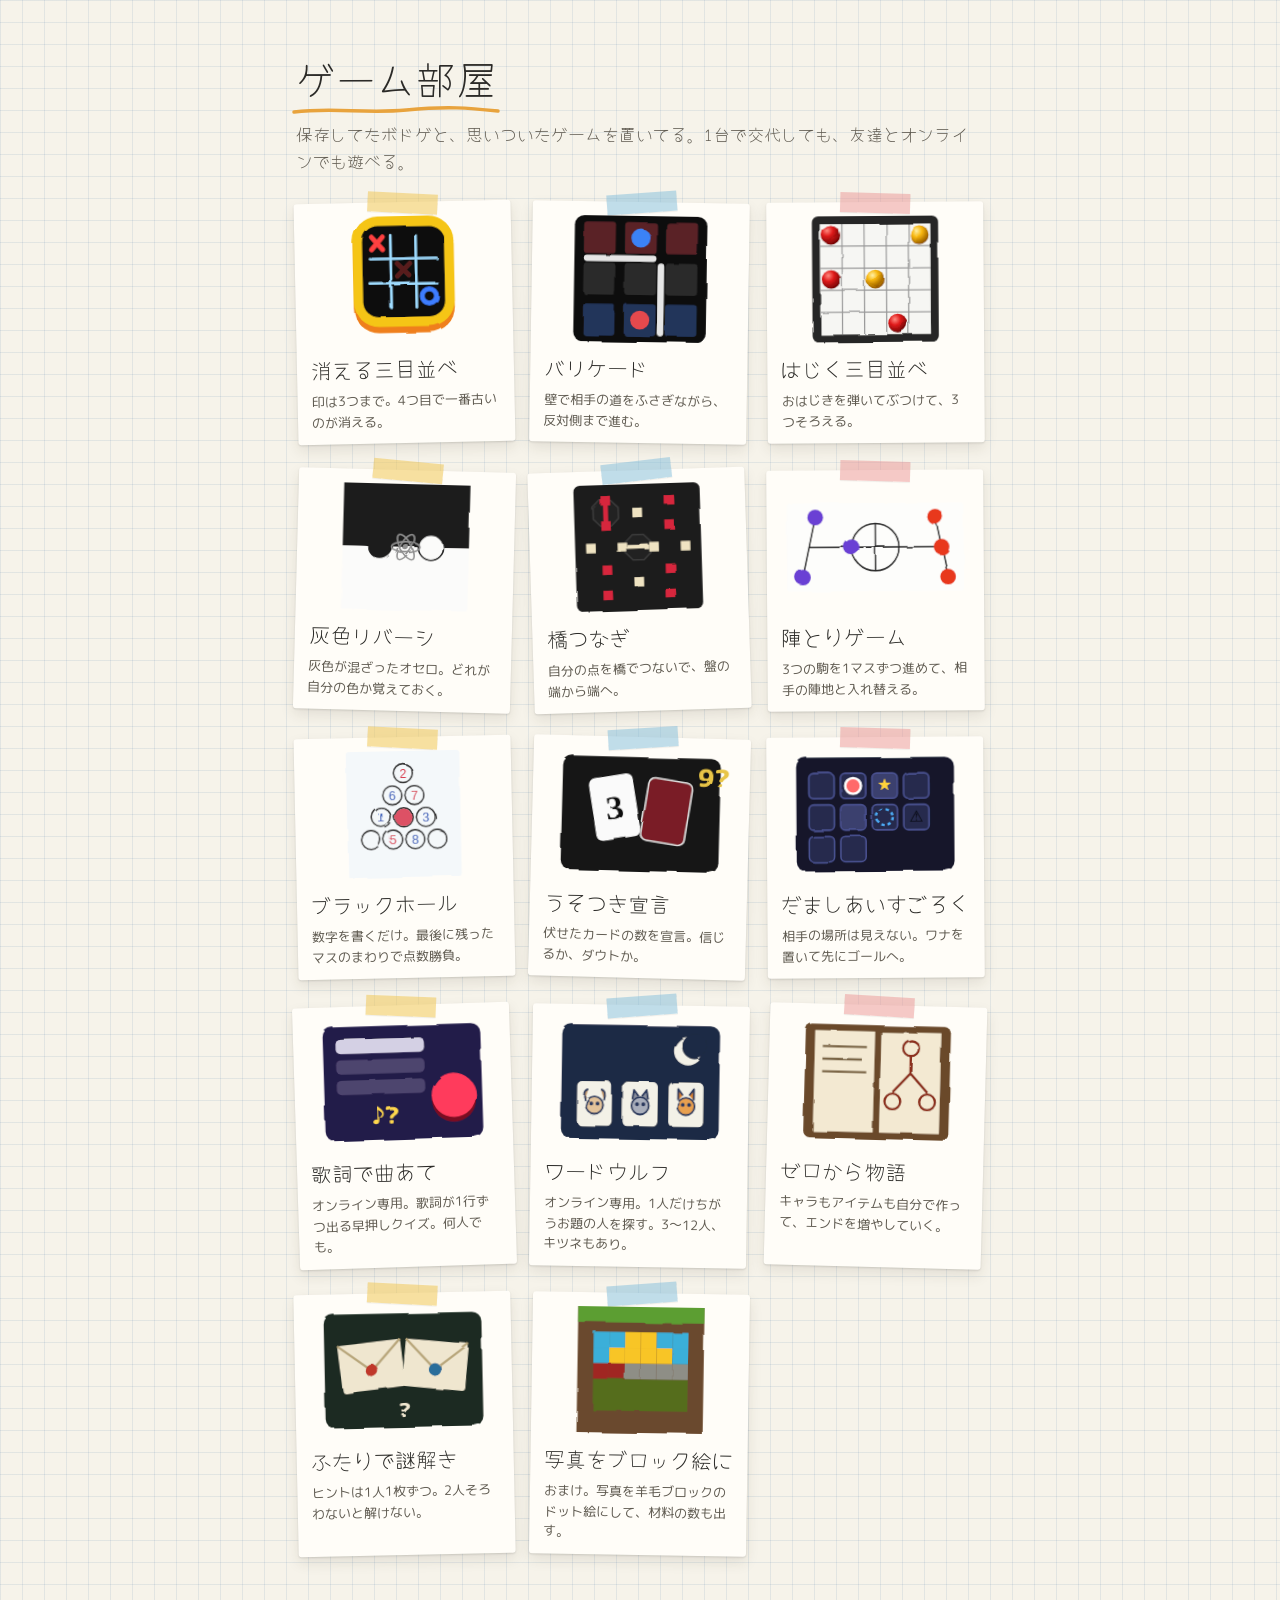
<file: index.html>
<!doctype html>
<html lang="ja">
<head>
<meta charset="utf-8">
<meta name="viewport" content="width=device-width, initial-scale=1">
<link rel="manifest" href="manifest.json">
<link rel="icon" href="icons/favicon-32.png" sizes="32x32">
<link rel="apple-touch-icon" href="icons/apple-touch-icon.png">
<meta name="theme-color" content="#f6f3ea">
<meta name="apple-mobile-web-app-capable" content="yes">
<meta name="mobile-web-app-capable" content="yes">
<meta name="apple-mobile-web-app-title" content="ゲーム部屋">
<title>ここのゲーム部屋</title>
<link rel="stylesheet" href="style.css">
<link rel="stylesheet" href="https://fonts.googleapis.com/css2?family=Yomogi&display=swap">
<style>
  /* 方眼ノートに、手描きの絵をマスキングテープで貼った感じ */
  :root, :root:not([data-theme="light"]) { --ink: #2b2a27; --sub: #5f5a50; }
  body {
    background-color: #f6f3ea;
    background-image:
      linear-gradient(rgba(90,130,170,.13) 1px, transparent 1px),
      linear-gradient(90deg, rgba(90,130,170,.13) 1px, transparent 1px);
    background-size: 22px 22px;
    color: var(--ink);
  }
  header { padding: 30px 0 22px; }
  header h1 { font-family: 'Yomogi', cursive; font-size: 40px; font-weight: 400; margin: 0; display: inline-block; position: relative; }
  header h1 svg { position: absolute; left: -4px; right: -4px; bottom: -6px; width: calc(100% + 8px); height: 12px; }
  header p { margin: 10px 0 0; color: var(--sub); font-family: 'Yomogi', cursive; font-size: 17px; }
  .shelf { display: grid; grid-template-columns: repeat(auto-fill, minmax(200px, 1fr)); gap: 26px 18px; padding-top: 6px; }
  .game {
    display: block; text-decoration: none; background: #fffdf8; position: relative;
    border-radius: 3px; padding: 14px 14px 12px; color: var(--ink);
    box-shadow: 0 1px 2px rgba(0,0,0,.12), 0 6px 14px rgba(60,50,30,.10);
    transform: rotate(var(--tilt, 0deg)); transition: transform .15s;
  }
  .game::before {
    content: ''; position: absolute; top: -9px; left: 50%; width: 70px; height: 20px; margin-left: -35px;
    background: var(--tape, rgba(240,200,90,.55)); transform: rotate(var(--tape-tilt, -3deg));
    box-shadow: 0 1px 1px rgba(0,0,0,.06);
  }
  .game:nth-child(3n+1) { --tilt: -1.2deg; --tape: rgba(240,200,90,.55); --tape-tilt: 4deg; }
  .game:nth-child(3n+2) { --tilt: .9deg; --tape: rgba(130,190,220,.5); --tape-tilt: -5deg; }
  .game:nth-child(3n) { --tilt: -.4deg; --tape: rgba(235,150,150,.5); --tape-tilt: 2deg; }
  .game:nth-child(4n) { --tilt: 1.5deg; }
  .game:nth-child(5n) { --tilt: -1.8deg; }
  .game:hover { transform: rotate(0deg) translateY(-2px); }
  .game svg { display: block; width: 100%; height: auto; margin-bottom: 10px; filter: url(#rough); }
  .game h2 { font-family: 'Yomogi', cursive; font-weight: 400; font-size: 21px; margin: 0; }
  .game p { font-size: 13px; color: var(--sub); margin: 4px 0 0; }
</style>
</head>
<body>
<div class="wrap">
  <!-- 絵の線を手で描いたみたいに少し揺らす -->
  <svg width="0" height="0" style="position:absolute" aria-hidden="true">
    <filter id="rough" x="-5%" y="-5%" width="110%" height="110%">
      <feTurbulence type="fractalNoise" baseFrequency="0.035" numOctaves="2" seed="7" result="n"/>
      <feDisplacementMap in="SourceGraphic" in2="n" scale="3.2"/>
    </filter>
  </svg>
  <header>
    <h1>ゲーム部屋<svg viewBox="0 0 200 12" preserveAspectRatio="none"><path d="M2 8 C40 3 70 10 110 6 S170 4 198 7" fill="none" stroke="#e8a33d" stroke-width="3.5" stroke-linecap="round"/></svg></h1>
    <p>保存してたボドゲと、思いついたゲームを置いてる。1台で交代しても、友達とオンラインでも遊べる。</p>
  </header>
  <div class="shelf">

    <a class="game" href="kieru-sanmoku.html">
      <svg viewBox="0 0 120 80">
        <rect x="28" y="2" width="64" height="72" rx="16" fill="#ef7f1a"/><rect x="28" y="0" width="64" height="70" rx="16" fill="#f5c518"/>
        <rect x="34" y="6" width="52" height="58" rx="10" fill="#111"/>
        <g stroke="#9fdcff" stroke-width="1.6" stroke-linecap="round"><line x1="52" y1="12" x2="52" y2="58"/><line x1="68" y1="12" x2="68" y2="58"/><line x1="39" y1="27" x2="81" y2="27"/><line x1="39" y1="43" x2="81" y2="43"/></g>
        <g stroke="#ff4040" stroke-width="3" stroke-linecap="round"><path d="M40 13l7 8M47 13l-7 8"/><path d="M56 30l8 8M64 30l-8 8" opacity=".3"/></g>
        <circle cx="76" cy="51" r="4.5" fill="none" stroke="#3d7dff" stroke-width="3"/>
      </svg>
      <h2>消える三目並べ</h2>
      <p>印は3つまで。4つ目で一番古いのが消える。</p>
    </a>

    <a class="game" href="barricade.html">
      <svg viewBox="0 0 120 80">
        <rect x="18" y="0" width="84" height="80" rx="6" fill="#111"/>
        <g fill="#2a2a2a">
          <rect x="24" y="30" width="20" height="20" rx="2"/><rect x="50" y="30" width="20" height="20" rx="2"/><rect x="76" y="30" width="20" height="20" rx="2"/></g>
        <g fill="#5a2427"><rect x="24" y="4" width="20" height="20" rx="2"/><rect x="50" y="4" width="20" height="20" rx="2"/><rect x="76" y="4" width="20" height="20" rx="2"/></g>
        <g fill="#22345a"><rect x="24" y="56" width="20" height="20" rx="2"/><rect x="50" y="56" width="20" height="20" rx="2"/><rect x="76" y="56" width="20" height="20" rx="2"/></g>
        <rect x="24" y="25" width="46" height="4" rx="2" fill="#e6e6e6"/>
        <rect x="71" y="30" width="4" height="46" rx="2" fill="#e6e6e6"/>
        <circle cx="60" cy="14" r="6" fill="#3b82f6"/><circle cx="60" cy="66" r="6" fill="#e5484d"/>
      </svg>
      <h2>バリケード</h2>
      <p>壁で相手の道をふさぎながら、反対側まで進む。</p>
    </a>

    <a class="game" href="vidro.html">
      <svg viewBox="0 0 120 80">
        <defs><radialGradient id="mr" cx=".35" cy=".3" r=".75"><stop offset="0" stop-color="#ff8a80"/><stop offset=".4" stop-color="#e01b1b"/><stop offset="1" stop-color="#6a0000"/></radialGradient>
        <radialGradient id="my" cx=".35" cy=".3" r=".75"><stop offset="0" stop-color="#fff1a8"/><stop offset=".4" stop-color="#f7b60a"/><stop offset="1" stop-color="#8a4f00"/></radialGradient></defs>
        <rect x="20" y="0" width="80" height="80" rx="4" fill="#262626"/><rect x="25" y="5" width="70" height="70" fill="#f6f6f3"/>
        <g stroke="#9a9a9a" stroke-width=".8"><path d="M39 5V75M53 5V75M67 5V75M81 5V75M25 19H95M25 33H95M25 47H95M25 61H95"/></g>
        <circle cx="32" cy="12" r="6" fill="url(#mr)"/><circle cx="88" cy="12" r="6" fill="url(#my)"/>
        <circle cx="60" cy="40" r="6" fill="url(#my)"/><circle cx="32" cy="40" r="6" fill="url(#mr)"/><circle cx="74" cy="68" r="6" fill="url(#mr)"/>
      </svg>
      <h2>はじく三目並べ</h2>
      <p>おはじきを弾いてぶつけて、3つそろえる。</p>
    </a>

    <a class="game" href="gray-reversi.html">
      <svg viewBox="0 0 120 80">
        <rect x="20" y="0" width="80" height="40" fill="#1b1b1b"/><rect x="20" y="40" width="80" height="40" fill="#fbfbfa"/>
        <circle cx="44" cy="40" r="8" fill="#1b1b1b"/><circle cx="76" cy="40" r="8" fill="#fbfbfa" stroke="#1b1b1b" stroke-width="1"/>
        <g fill="none" stroke="#8f8f8f" stroke-width="1"><ellipse cx="60" cy="40" rx="9" ry="3.5"/><ellipse cx="60" cy="40" rx="9" ry="3.5" transform="rotate(60 60 40)"/><ellipse cx="60" cy="40" rx="9" ry="3.5" transform="rotate(-60 60 40)"/></g>
        <circle cx="60" cy="40" r="2" fill="#8f8f8f"/>
      </svg>
      <h2>灰色リバーシ</h2>
      <p>灰色が混ざったオセロ。どれが自分の色か覚えておく。</p>
    </a>

    <a class="game" href="connections.html">
      <svg viewBox="0 0 120 80">
        <rect x="20" y="0" width="80" height="80" rx="4" fill="#1a1a1a"/>
        <polygon points="36.5,10 43.5,10 48,14.5 48,21.5 43.5,26 36.5,26 32,21.5 32,14.5" fill="#242424" stroke="#3a3a3a"/><rect x="38.5" y="11" width="3" height="14" fill="#d7263d"/>
        <polygon points="56.5,32 63.5,32 68,36.5 68,43.5 63.5,48 56.5,48 52,43.5 52,36.5" fill="#242424" stroke="#3a3a3a"/><rect x="53" y="38.5" width="14" height="3" fill="#efe3c2"/>
        <g fill="#d7263d"><rect x="37" y="7" width="6" height="6"/><rect x="77" y="7" width="6" height="6"/><rect x="37" y="23" width="6" height="6"/><rect x="77" y="23" width="6" height="6"/><rect x="37" y="51" width="6" height="6"/><rect x="77" y="51" width="6" height="6"/><rect x="37" y="67" width="6" height="6"/><rect x="77" y="67" width="6" height="6"/></g>
        <g fill="#efe3c2"><rect x="27" y="37" width="6" height="6"/><rect x="47" y="37" width="6" height="6"/><rect x="67" y="37" width="6" height="6"/><rect x="87" y="37" width="6" height="6"/><rect x="57" y="15" width="6" height="6"/><rect x="57" y="59" width="6" height="6"/></g>
      </svg>
      <h2>橋つなぎ</h2>
      <p>自分の点を橋でつないで、盤の端から端へ。</p>
    </a>

    <a class="game" href="jintori.html">
      <svg viewBox="0 0 120 80">
        <rect x="4" y="12" width="112" height="56" rx="2" fill="#fdfdfb"/>
        <g fill="none" stroke="#2b2b2b" stroke-width="1"><circle cx="60" cy="40" r="15"/><path d="M45 40H75M60 25V55M22 21L14 59M18 40H45M98 21L106 59M102 40H75"/></g>
        <g fill="#6b3fd4"><circle cx="22" cy="21" r="5"/><circle cx="14" cy="59" r="5"/><circle cx="45" cy="40" r="5"/></g>
        <g fill="#e8391f"><circle cx="98" cy="21" r="5"/><circle cx="102" cy="40" r="5"/><circle cx="106" cy="59" r="5"/></g>
      </svg>
      <h2>陣とりゲーム</h2>
      <p>3つの駒を1マスずつ進めて、相手の陣地と入れ替える。</p>
    </a>

    <a class="game" href="black-hole.html">
      <svg viewBox="0 0 120 80">
        <rect x="24" y="0" width="72" height="80" rx="2" fill="#f4f8fa"/>
        <g fill="none" stroke="#333" stroke-width="1"><circle cx="60" cy="14" r="6"/><circle cx="53" cy="28" r="6"/><circle cx="67" cy="28" r="6"/><circle cx="46" cy="42" r="6"/><circle cx="60" cy="42" r="6"/><circle cx="74" cy="42" r="6"/><circle cx="39" cy="56" r="6"/><circle cx="53" cy="56" r="6"/><circle cx="67" cy="56" r="6"/><circle cx="81" cy="56" r="6"/></g>
        <circle cx="60" cy="42" r="5.5" fill="#d8344a" opacity=".85"/>
        <g font-size="8" text-anchor="middle" font-family="sans-serif"><text x="60" y="17" fill="#d8344a">2</text><text x="53" y="31" fill="#2c56b8">6</text><text x="67" y="31" fill="#d8344a">7</text><text x="46" y="45" fill="#2c56b8">1</text><text x="74" y="45" fill="#2c56b8">3</text><text x="53" y="59" fill="#d8344a">5</text><text x="67" y="59" fill="#2c56b8">8</text></g>
      </svg>
      <h2>ブラックホール</h2>
      <p>数字を書くだけ。最後に残ったマスのまわりで点数勝負。</p>
    </a>

    <a class="game" href="liar.html">
      <svg viewBox="0 0 120 80">
        <rect x="10" y="4" width="100" height="72" rx="6" fill="#121212"/>
        <g transform="rotate(-10 44 40)"><rect x="30" y="16" width="28" height="40" rx="4" fill="#fafafa"/><text x="44" y="44" text-anchor="middle" font-size="22" font-weight="800" font-family="Georgia,serif" fill="#111">3</text></g>
        <g transform="rotate(8 76 40)"><rect x="62" y="18" width="28" height="40" rx="4" fill="#7a1f25" stroke="#ddd"/></g>
        <text x="96" y="22" font-size="16" font-weight="800" fill="#e8c547">9?</text>
      </svg>
      <h2>うそつき宣言</h2>
      <p>伏せたカードの数を宣言。信じるか、ダウトか。</p>
    </a>

    <a class="game" href="sugoroku.html">
      <svg viewBox="0 0 120 80">
        <rect x="10" y="4" width="100" height="72" rx="6" fill="#14172b"/>
        <g fill="#262b4d" stroke="#4a5190"><rect x="18" y="14" width="16" height="16" rx="3"/><rect x="38" y="14" width="16" height="16" rx="3"/><rect x="58" y="14" width="16" height="16" rx="3" fill="#3b3f6e"/><rect x="78" y="14" width="16" height="16" rx="3"/><rect x="78" y="34" width="16" height="16" rx="3"/><rect x="58" y="34" width="16" height="16" rx="3"/><rect x="38" y="34" width="16" height="16" rx="3" fill="#3b3f6e"/><rect x="18" y="34" width="16" height="16" rx="3"/><rect x="18" y="54" width="16" height="16" rx="3"/><rect x="38" y="54" width="16" height="16" rx="3"/></g>
        <circle cx="46" cy="22" r="5" fill="#ff6b6b" stroke="#fff" stroke-width="1.5"/>
        <circle cx="66" cy="42" r="5" fill="none" stroke="#4dabf7" stroke-width="1.5" stroke-dasharray="2 2"/>
        <text x="66" y="25" text-anchor="middle" font-size="9" fill="#ffd43b">★</text><text x="86" y="45" text-anchor="middle" font-size="10">⚠</text>
      </svg>
      <h2>だましあいすごろく</h2>
      <p>相手の場所は見えない。ワナを置いて先にゴールへ。</p>
    </a>

    <a class="game" href="uta-ate.html">
      <svg viewBox="0 0 120 80">
        <rect x="10" y="4" width="100" height="72" rx="6" fill="#241a4a"/>
        <rect x="18" y="12" width="56" height="9" rx="3" fill="#f4f0ff" opacity=".85"/><rect x="18" y="25" width="56" height="9" rx="3" fill="#f4f0ff" opacity=".2"/><rect x="18" y="38" width="56" height="9" rx="3" fill="#f4f0ff" opacity=".2"/>
        <circle cx="92" cy="52" r="14" fill="#7a0c20"/><circle cx="92" cy="49" r="14" fill="#ff3b5c"/>
        <text x="40" y="66" font-size="14" fill="#ffd84d" font-weight="800">♪?</text>
      </svg>
      <h2>歌詞で曲あて</h2>
      <p>オンライン専用。歌詞が1行ずつ出る早押しクイズ。何人でも。</p>
    </a>

    <a class="game" href="wordwolf.html">
      <svg viewBox="0 0 120 80">
        <rect x="10" y="4" width="100" height="72" rx="6" fill="#1f2a44"/>
        <circle cx="90" cy="20" r="9" fill="#f3f1e7"/><circle cx="94" cy="17" r="8" fill="#1f2a44"/>
        <g fill="#f3f1e7"><rect x="20" y="40" width="22" height="28" rx="3"/><rect x="49" y="40" width="22" height="28" rx="3"/><rect x="78" y="40" width="22" height="28" rx="3"/></g>
        <g stroke="#2c3a5e" stroke-width="1.2" stroke-linejoin="round">
          <path d="M25 52 q-2-6 2-7 M37 52 q2-6-2-7" fill="#c49a6c"/><circle cx="31" cy="55" r="5.5" fill="#e3c39a"/><circle cx="29" cy="54" r=".7" fill="#2c3a5e"/><circle cx="33" cy="54" r=".7" fill="#2c3a5e"/>
          <path d="M55 51 l1-6 l3 4 M65 51 l-1-6 l-3 4" fill="#8a8f9c"/><circle cx="60" cy="55" r="5.5" fill="#a9aebb"/><circle cx="58" cy="54" r=".7" fill="#2c3a5e"/><circle cx="62" cy="54" r=".7" fill="#2c3a5e"/>
          <path d="M84 51 l0-7 l3 4 M94 51 l0-7 l-3 4" fill="#d9822b"/><circle cx="89" cy="55" r="5.5" fill="#e8a04f"/><circle cx="87" cy="54" r=".7" fill="#2c3a5e"/><circle cx="91" cy="54" r=".7" fill="#2c3a5e"/>
        </g>
      </svg>
      <h2>ワードウルフ</h2>
      <p>オンライン専用。1人だけちがうお題の人を探す。3〜12人、キツネもあり。</p>
    </a>

    <a class="game" href="sousaku.html">
      <svg viewBox="0 0 120 80">
        <rect x="14" y="4" width="92" height="72" rx="4" fill="#6b4a2b"/><rect x="20" y="8" width="38" height="64" fill="#f3e9d2"/><rect x="62" y="8" width="38" height="64" fill="#f3e9d2"/>
        <g stroke="#7a6545" stroke-width="1.5"><line x1="25" y1="18" x2="53" y2="18"/><line x1="25" y1="26" x2="50" y2="26"/><line x1="25" y1="34" x2="53" y2="34"/></g>
        <g fill="none" stroke="#8c2f1b" stroke-width="1.5"><circle cx="81" cy="18" r="5"/><path d="M81 23V34M81 34L70 46M81 34L92 46"/><circle cx="70" cy="52" r="5"/><circle cx="92" cy="52" r="5"/></g>
      </svg>
      <h2>ゼロから物語</h2>
      <p>キャラもアイテムも自分で作って、エンドを増やしていく。</p>
    </a>

    <a class="game" href="nazo.html">
      <svg viewBox="0 0 120 80">
        <rect x="10" y="4" width="100" height="72" rx="6" fill="#1d2b24"/>
        <g transform="rotate(-6 40 40)"><rect x="20" y="22" width="40" height="30" rx="2" fill="#efe6cf"/><path d="M20 22L40 40L60 22" fill="none" stroke="#b8a67a" stroke-width="1.5"/><circle cx="40" cy="40" r="4" fill="#c0392b"/></g>
        <g transform="rotate(6 80 40)"><rect x="60" y="22" width="40" height="30" rx="2" fill="#efe6cf"/><path d="M60 22L80 40L100 22" fill="none" stroke="#b8a67a" stroke-width="1.5"/><circle cx="80" cy="40" r="4" fill="#2c6e9b"/></g>
        <text x="60" y="70" text-anchor="middle" font-size="12" font-weight="800" fill="#efe6cf">?</text>
      </svg>
      <h2>ふたりで謎解き</h2>
      <p>ヒントは1人1枚ずつ。2人そろわないと解けない。</p>
    </a>

    <a class="game" href="block-art.html">
      <svg viewBox="0 0 120 80">
        <rect x="20" y="0" width="80" height="80" fill="#6b4a2e"/><rect x="20" y="0" width="80" height="10" fill="#5c9e31"/>
        <g><rect x="30" y="16" width="10" height="10" fill="#3aafd9"/><rect x="40" y="16" width="10" height="10" fill="#3aafd9"/><rect x="50" y="16" width="10" height="10" fill="#f8c527"/><rect x="60" y="16" width="10" height="10" fill="#f8c527"/><rect x="70" y="16" width="10" height="10" fill="#3aafd9"/><rect x="80" y="16" width="10" height="10" fill="#3aafd9"/>
        <rect x="30" y="26" width="10" height="10" fill="#3aafd9"/><rect x="40" y="26" width="10" height="10" fill="#f8c527"/><rect x="50" y="26" width="10" height="10" fill="#f8c527"/><rect x="60" y="26" width="10" height="10" fill="#f8c527"/><rect x="70" y="26" width="10" height="10" fill="#f8c527"/><rect x="80" y="26" width="10" height="10" fill="#3aafd9"/>
        <rect x="30" y="36" width="10" height="10" fill="#a02722"/><rect x="40" y="36" width="10" height="10" fill="#a02722"/><rect x="50" y="36" width="10" height="10" fill="#8e8e86"/><rect x="60" y="36" width="10" height="10" fill="#8e8e86"/><rect x="70" y="36" width="10" height="10" fill="#8e8e86"/><rect x="80" y="36" width="10" height="10" fill="#8e8e86"/>
        <rect x="30" y="46" width="60" height="20" fill="#546d1b"/></g>
      </svg>
      <h2>写真をブロック絵に</h2>
      <p>おまけ。写真を羊毛ブロックのドット絵にして、材料の数も出す。</p>
    </a>

  </div>
</div>
</body>
</html>
</file>
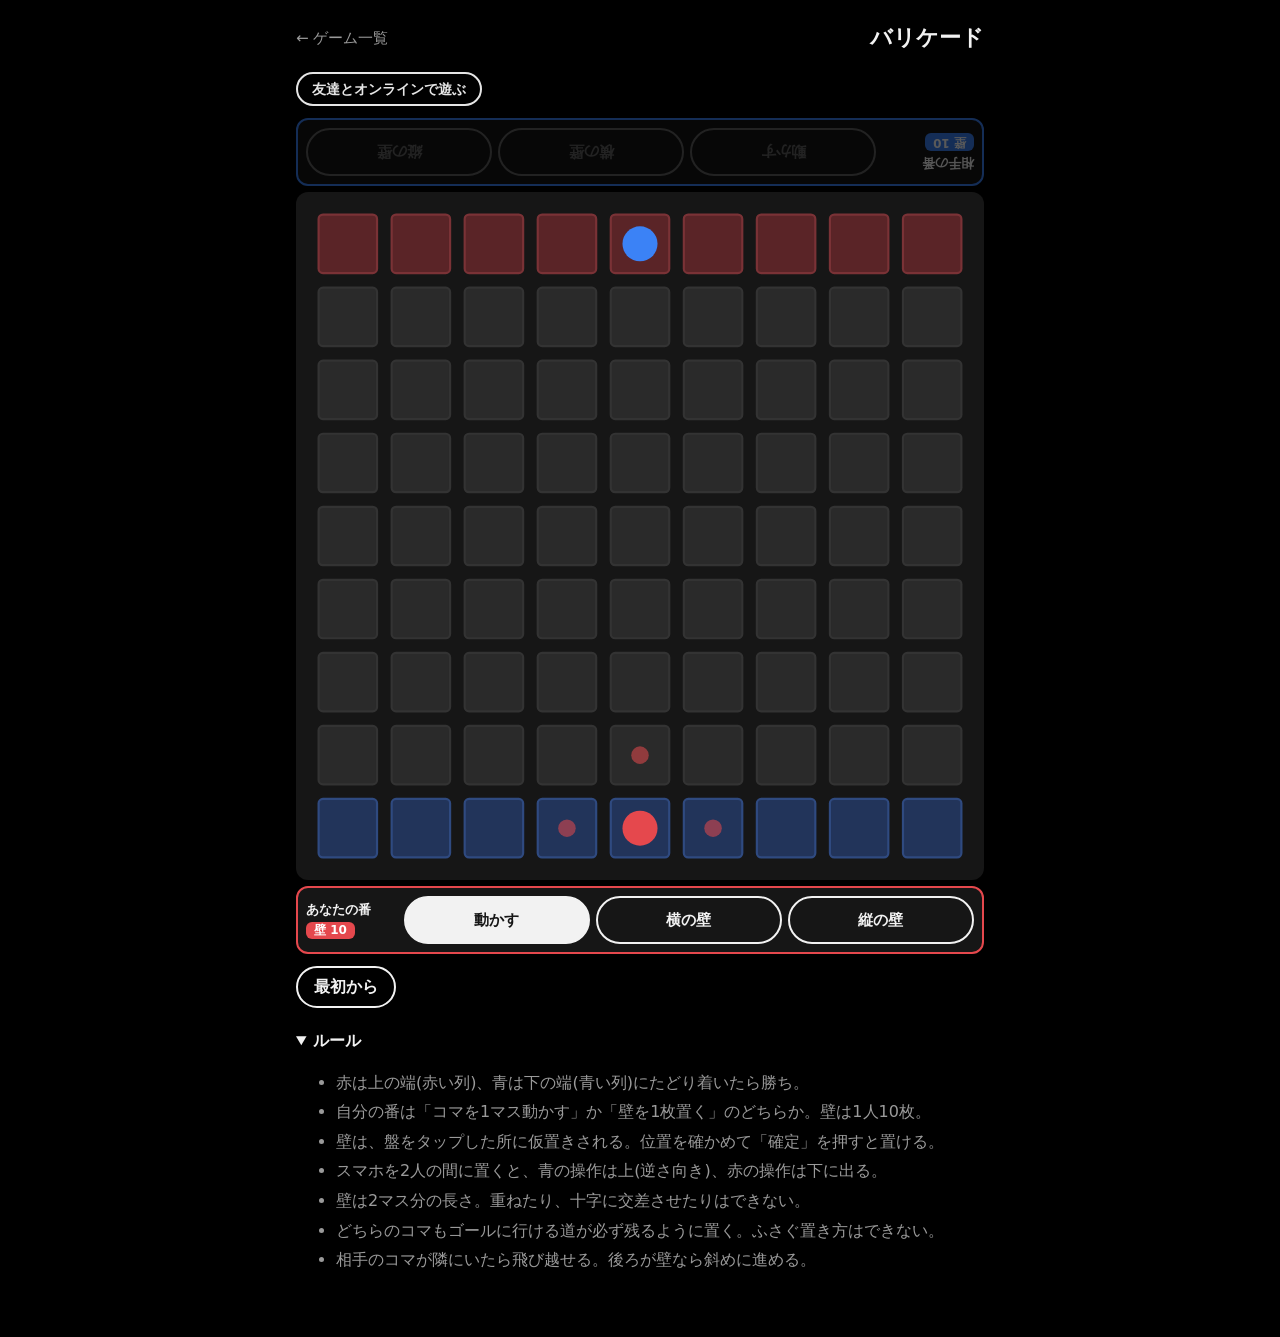
<file: barricade.html>
<!doctype html>
<html lang="ja">
<head>
<meta charset="utf-8">
<meta name="viewport" content="width=device-width, initial-scale=1">
<link rel="manifest" href="manifest.json">
<link rel="icon" href="icons/favicon-32.png" sizes="32x32">
<link rel="apple-touch-icon" href="icons/apple-touch-icon.png">
<meta name="theme-color" content="#f6f3ea">
<meta name="apple-mobile-web-app-capable" content="yes">
<meta name="mobile-web-app-capable" content="yes">
<meta name="apple-mobile-web-app-title" content="ゲーム部屋">
<title>バリケード</title>
<link rel="stylesheet" href="style.css">
<style>
  /* barricade.gg 風のダークな画面 */
  :root, :root:not([data-theme="light"]) {
    --table: #000; --board: #161616; --line: #3a3a3a;
    --ink: #f2f2f2; --sub: #9a9a9a; --p1: #e5484d; --p2: #3b82f6;
  }
  body { background: #000; font-family: 'Inter', 'Hiragino Sans', 'Yu Gothic UI', system-ui, sans-serif; }
  .board-box { background: #161616; box-shadow: none; border-radius: 12px; padding: 8px; }
  .badge {
    display: flex; justify-content: center; margin: 8px 0;
  }
  .badge span {
    display: inline-flex; align-items: center; gap: 6px;
    color: #fff; font-weight: 700; font-size: 14px;
    padding: 2px 12px; border-radius: 6px;
  }
  .badge span::before { content: ''; width: 12px; height: 4px; border-radius: 2px; background: #fff; }
  .badge .p1 { background: var(--p1); }
  .badge .p2 { background: var(--p2); }
  /* 2人で向かい合って遊べるように、上(青)と下(赤)に操作パネル */
  .pad { background: #161616; border-radius: 12px; padding: 8px; margin: 6px 0; border: 2px solid transparent; transition: opacity .2s;
    display: grid; grid-template-columns: 5.6em 1fr; gap: 8px; align-items: center; }
  .pad.p1 { border-color: var(--p1); } .pad.p2 { border-color: var(--p2); }
  .pad.flip { transform: rotate(180deg); }
  .pad.off { opacity: .35; }
  .pad .head { font-weight: 700; font-size: 13px; line-height: 1.3; }
  .pad .left { display: inline-block; color: #fff; font-size: 12px; padding: 1px 8px; border-radius: 6px; margin-top: 3px; }
  .pad.p1 .left { background: var(--p1); } .pad.p2 .left { background: var(--p2); }
  .pad .row { display: grid; grid-template-columns: repeat(3, 1fr); gap: 6px; }
  .pad .row.two { grid-template-columns: 1fr 1fr; }
  .pad .btn { padding: 10px 2px; font-size: 15px; }
  .pad .ok { background: #fff; color: #111; border-color: #fff; }
  .pad .why { color: #ff8a8a; font-size: 11px; }
  #turn { display: none; }
  .board-box svg { cursor: pointer; }
</style>
</head>
<body>
<div class="wrap">
  <div class="top"><a href="index.html">← ゲーム一覧</a><h1>バリケード</h1></div>
  <p class="turn" id="turn"></p>
  <div class="pad p2 flip" id="pad1"></div>
  <div class="board-box"><svg id="svg" viewBox="0 0 460 460"></svg></div>
  <div class="pad p1" id="pad0"></div>
  <div class="bar"><button class="btn" id="reset">最初から</button></div>
  <details class="rules" open>
    <summary>ルール</summary>
    <ul>
      <li>赤は上の端(赤い列)、青は下の端(青い列)にたどり着いたら勝ち。</li>
      <li>自分の番は「コマを1マス動かす」か「壁を1枚置く」のどちらか。壁は1人10枚。</li>
      <li>壁は、盤をタップした所に仮置きされる。位置を確かめて「確定」を押すと置ける。</li>
      <li>スマホを2人の間に置くと、青の操作は上(逆さ向き)、赤の操作は下に出る。</li>
      <li>壁は2マス分の長さ。重ねたり、十字に交差させたりはできない。</li>
      <li>どちらのコマもゴールに行ける道が必ず残るように置く。ふさぐ置き方はできない。</li>
      <li>相手のコマが隣にいたら飛び越せる。後ろが壁なら斜めに進める。</li>
    </ul>
  </details>
</div>
<script src="online.js"></script>
<script>
const N = 9, P = 50, S = 40, M = 10;
const svg = document.getElementById('svg');
const NAME = ['赤', '青'];
let pos, walls, left, player, winner, mode = 'move', err = '', pending = null;

function reset() {
  pos = [[8, 4], [0, 4]]; walls = []; left = [10, 10]; player = 0; winner = null; err = ''; mode = 'move'; pending = null;
  draw();
}

const has = (o, r, c) => walls.some(w => w.o === o && w.r === r && w.c === c);

function blocked(r, c, dr, dc) {
  if (dr === 1) return has('h', r, c) || has('h', r, c - 1);
  if (dr === -1) return has('h', r - 1, c) || has('h', r - 1, c - 1);
  if (dc === 1) return has('v', r, c) || has('v', r - 1, c);
  return has('v', r, c - 1) || has('v', r - 1, c - 1);
}
const inside = (r, c) => r >= 0 && r < N && c >= 0 && c < N;
const DIRS = [[1, 0], [-1, 0], [0, 1], [0, -1]];

function moves(p) {
  const [r, c] = pos[p], [or, oc] = pos[1 - p], out = [];
  for (const [dr, dc] of DIRS) {
    const nr = r + dr, nc = c + dc;
    if (!inside(nr, nc) || blocked(r, c, dr, dc)) continue;
    if (nr === or && nc === oc) {
      const jr = nr + dr, jc = nc + dc;
      if (inside(jr, jc) && !blocked(nr, nc, dr, dc)) out.push([jr, jc]);
      else for (const [sr, sc] of dr ? [[0, 1], [0, -1]] : [[1, 0], [-1, 0]]) {
        const tr = nr + sr, tc = nc + sc;
        if (inside(tr, tc) && !blocked(nr, nc, sr, sc)) out.push([tr, tc]);
      }
    } else out.push([nr, nc]);
  }
  return out;
}

function canReach(p) {
  const goal = p === 0 ? 0 : N - 1, seen = new Set([pos[p].join()]), q = [pos[p]];
  while (q.length) {
    const [r, c] = q.shift();
    if (r === goal) return true;
    for (const [dr, dc] of DIRS) {
      const nr = r + dr, nc = c + dc, k = nr + ',' + nc;
      if (inside(nr, nc) && !blocked(r, c, dr, dc) && !seen.has(k)) { seen.add(k); q.push([nr, nc]); }
    }
  }
  return false;
}

// 置けるなら空文字、置けないなら理由を返す
function wallProblem(o, r, c) {
  if (left[player] === 0) return '壁はもう残ってない';
  const clash = has('h', r, c) || has('v', r, c) ||
    (o === 'h' ? has('h', r, c - 1) || has('h', r, c + 1) : has('v', r - 1, c) || has('v', r + 1, c));
  if (clash) return 'ほかの壁と重なるから置けない';
  walls.push({ o, r, c });
  const ok = canReach(0) && canReach(1);
  walls.pop();
  return ok ? '' : 'ゴールまでの道が全部ふさがるから置けない';
}
function placeWall(o, r, c) {
  const why = wallProblem(o, r, c);
  if (why) return err = why;
  walls.push({ o, r, c });
  left[player]--; err = ''; endTurn();
}
function endTurn() { player = 1 - player; mode = 'move'; pending = null; }

function movePawn(r, c) {
  if (!moves(player).some(m => m[0] === r && m[1] === c)) return;
  pos[player] = [r, c]; err = '';
  if (r === (player === 0 ? 0 : N - 1)) { winner = player; pending = null; } else endTurn();
}

const X = c => M + c * P;

function draw() {
  let s = '';
  const legal = winner === null && mode === 'move' ? moves(player) : [];
  for (let r = 0; r < N; r++) for (let c = 0; c < N; c++) {
    const fill = r === 0 ? '#5a2427' : r === N - 1 ? '#22345a' : '#2a2a2a';
    const edge = r === 0 ? '#7a3236' : r === N - 1 ? '#2f4a80' : '#333';
    const isLegal = legal.some(m => m[0] === r && m[1] === c);
    s += `<rect x="${X(c)}" y="${X(r)}" width="${S}" height="${S}" rx="3" fill="${fill}" stroke="${edge}" stroke-width="1.5"
      ${isLegal ? `style="cursor:pointer" data-r="${r}" data-c="${c}"` : ''}/>`;
    if (isLegal) s += `<circle cx="${X(c) + S / 2}" cy="${X(r) + S / 2}" r="6" fill="var(--${player ? 'p2' : 'p1'})" opacity=".55" pointer-events="none"/>`;
  }
  pos.forEach(([r, c], p) => {
    s += `<circle cx="${X(c) + S / 2}" cy="${X(r) + S / 2}" r="12" fill="var(--${p ? 'p2' : 'p1'})" pointer-events="none"/>`;
  });
  for (const w of walls) {
    const col = '#e6e6e6';
    if (w.o === 'h') s += `<rect x="${X(w.c)}" y="${X(w.r) + S + 1}" width="${P + S}" height="8" rx="4" fill="${col}"/>`;
    else s += `<rect x="${X(w.c) + S + 1}" y="${X(w.r)}" width="8" height="${P + S}" rx="4" fill="${col}"/>`;
  }
  if (pending) {
    const col = pending.why ? '#888' : `var(--${player ? 'p2' : 'p1'})`, w = pending;
    if (w.o === 'h') s += `<rect x="${X(w.c)}" y="${X(w.r) + S + 1}" width="${P + S}" height="8" rx="4" fill="${col}" opacity=".85" stroke="#fff" stroke-dasharray="4 3"/>`;
    else s += `<rect x="${X(w.c) + S + 1}" y="${X(w.r)}" width="8" height="${P + S}" rx="4" fill="${col}" opacity=".85" stroke="#fff" stroke-dasharray="4 3"/>`;
  }
  svg.innerHTML = s;
  drawPads();
  Online.sync();
  const t = document.getElementById('turn');
  const cls = (winner ?? player) === 0 ? 'p1' : 'p2';
  t.className = 'turn' + (winner !== null ? ' win' : '');
  t.innerHTML = `<span class="dot ${cls}"></span>` + (winner !== null ? `${NAME[winner]}の勝ち` : `${NAME[player]}の番` + (err ? `<span class="note">　${err}</span>` : ''));
}

function drawPads() {
  const online = Online.active, me = online ? Online.me : null;
  for (const p of [0, 1]) {
    const el = document.getElementById('pad' + p);
    // オンラインでは自分のパネルだけ、盤の下に向きを直して出す
    el.style.display = !online || p === me ? '' : 'none';
    if (online && p === me && el.classList.contains('flip')) { el.classList.remove('flip'); document.querySelector('.board-box').after(el); }
    const mine = winner === null && player === p;
    el.classList.toggle('off', !mine);
    const dis = mine ? '' : 'disabled';
    const state = winner !== null ? (winner === p ? '勝ち!' : '負け') : mine ? (pending ? (pending.why ? '置けない' : 'ここでいい?') : 'あなたの番') : '相手の番';
    let h = `<div class="head">${state}<br><span class="left">壁 ${left[p]}</span>` +
      (mine && pending && pending.why ? `<div class="why">${pending.why}</div>` : '') + `</div>`;
    // 仮置き中は、ボタンを「確定/やめる」に入れかえる(高さを変えないため)
    if (mine && pending) {
      h += `<div class="row two"><button class="btn ok" data-ok="${p}" ${pending.why ? 'disabled' : ''}>確定</button><button class="btn" data-cancel="${p}">やめる</button></div>`;
    } else {
      h += `<div class="row">` + [['move', '動かす'], ['h', '横の壁'], ['v', '縦の壁']].map(([m, t]) =>
        `<button class="btn ${mine && mode === m ? 'on' : ''}" data-mode="${m}" data-p="${p}" ${dis}>${t}</button>`).join('') + `</div>`;
    }
    el.innerHTML = h;
  }
}

// タップした所から一番近い壁の位置を出す(小さいスマホでも狙いやすいように)
function nearestWall(e, o) {
  const pt = svg.createSVGPoint(); pt.x = e.clientX; pt.y = e.clientY;
  const q = pt.matrixTransform(svg.getScreenCTM().inverse());
  const clamp = v => Math.max(0, Math.min(N - 2, v));
  const gap = v => clamp(Math.round((v - M - S - 5) / P));
  const cell = v => clamp(Math.round((v - M - S / 2 - P / 2) / P));
  return o === 'h' ? { o, r: gap(q.y), c: cell(q.x) } : { o, r: cell(q.y), c: gap(q.x) };
}

svg.addEventListener('click', e => {
  if (winner !== null || !Online.canAct()) return;
  if (mode === 'move') {
    const d = e.target.dataset;
    if (d.r !== undefined) movePawn(+d.r, +d.c);
  } else {
    const w = nearestWall(e, mode);
    pending = { ...w, why: wallProblem(w.o, w.r, w.c) };
  }
  draw();
});
document.querySelectorAll('.pad').forEach(pad => pad.addEventListener('click', e => {
  const b = e.target.closest('button'); if (!b || b.disabled || !Online.canAct()) return;
  const d = b.dataset;
  if (d.mode && +d.p === player) { mode = d.mode; pending = null; err = ''; }
  if (d.ok !== undefined && pending && !pending.why) placeWall(pending.o, pending.r, pending.c);
  if (d.cancel !== undefined) pending = null;
  draw();
}));
document.getElementById('reset').onclick = reset;
Online.init({ game: 'barricade', names: NAME,
  getState: () => ({ pos, walls, left, player, winner }),
  setState: s => { const turnChanged = s.player !== player; ({ pos, walls, left, player, winner } = s); err = ''; if (turnChanged) { mode = 'move'; pending = null; } draw(); },
  turn: () => winner === null ? player : null });
reset();
</script>
</body>
</html>
</file>
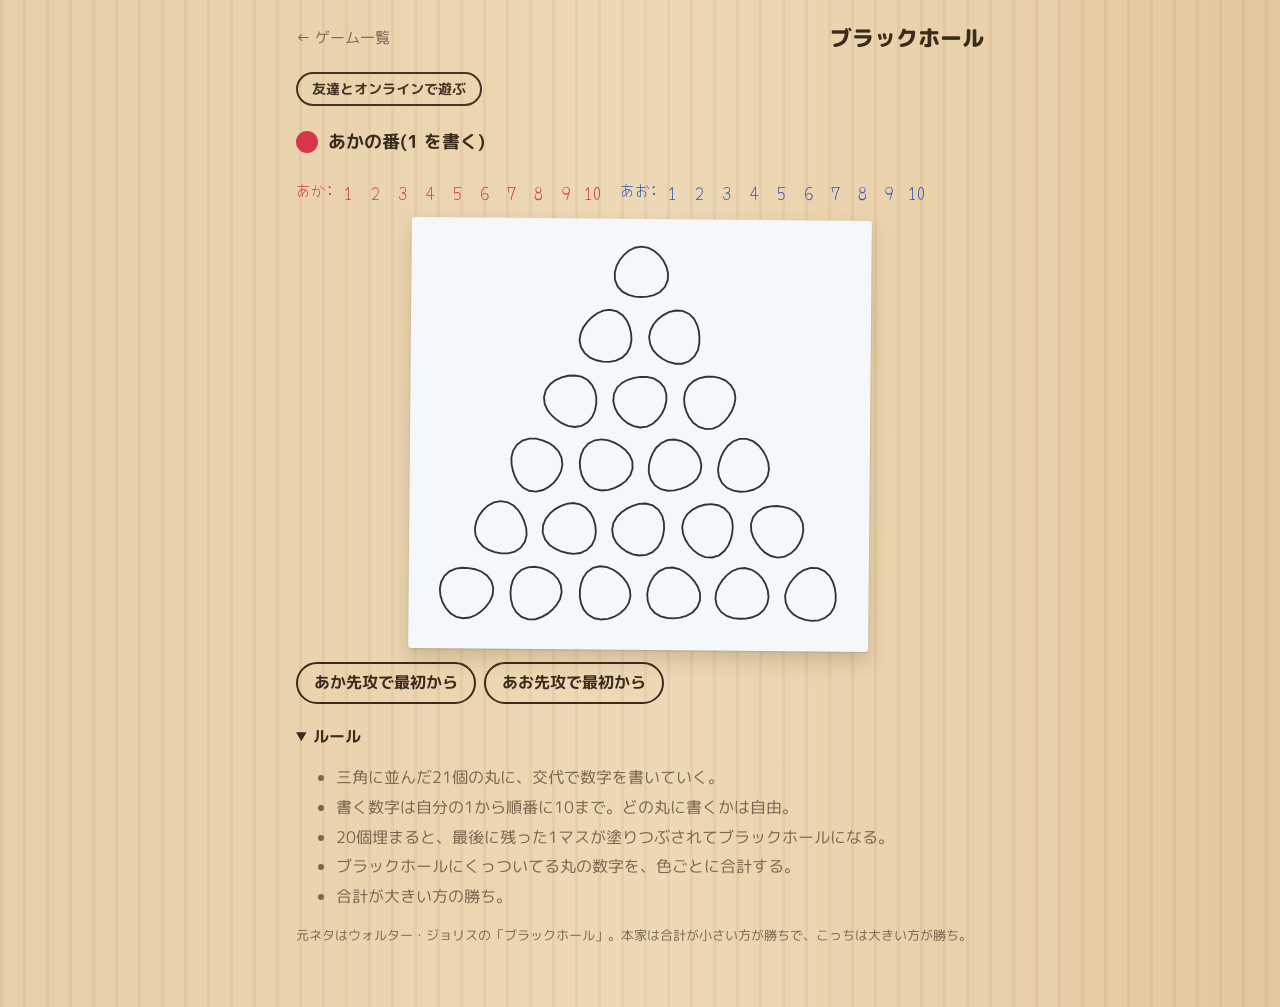
<file: black-hole.html>
<!doctype html>
<html lang="ja">
<head>
<meta charset="utf-8">
<meta name="viewport" content="width=device-width, initial-scale=1">
<link rel="manifest" href="manifest.json">
<link rel="icon" href="icons/favicon-32.png" sizes="32x32">
<link rel="apple-touch-icon" href="icons/apple-touch-icon.png">
<meta name="theme-color" content="#f6f3ea">
<meta name="apple-mobile-web-app-capable" content="yes">
<meta name="mobile-web-app-capable" content="yes">
<meta name="apple-mobile-web-app-title" content="ゲーム部屋">
<title>ブラックホール</title>
<link rel="stylesheet" href="style.css">
<link rel="stylesheet" href="https://fonts.googleapis.com/css2?family=Yomogi&display=swap">
<style>
  /* 木の机に紙を置いて、赤と青のペンで書く見た目 */
  :root, :root:not([data-theme="light"]) {
    --table: #e9d3ae; --ink: #3a2c1c; --sub: #7a6650;
    --p1: #d8344a; --p2: #2c56b8;
  }
  body {
    background-image:
      repeating-linear-gradient(90deg, rgba(120,80,30,.07) 0 3px, transparent 3px 23px),
      linear-gradient(90deg, #e6cea6, #eed9b6 50%, #e3c89d);
  }
  .paper {
    background: #f4f8fa;
    border-radius: 3px;
    padding: 12px 8px;
    box-shadow: 0 1px 2px rgba(0,0,0,.12), 0 10px 20px rgba(80,50,10,.18);
    max-width: 460px; margin: 0 auto;
    transform: rotate(.5deg);
  }
  .paper svg { display: block; width: 100%; height: auto; touch-action: manipulation; user-select: none; }
  .hand { font-family: 'Yomogi', 'M PLUS Rounded 1c', cursive; }
  .left { display: flex; gap: 14px; flex-wrap: wrap; margin: 0 0 12px; font-size: 15px; }
  .left span { display: inline-flex; gap: 2px; }
  .left b { width: 1.4em; text-align: center; font-weight: 400; font-size: 18px; }
  .left b.used { opacity: .22; text-decoration: line-through; }
  .btn.on { color: #f4f8fa; }
</style>
</head>
<body>
<div class="wrap">
  <div class="top"><a href="index.html">← ゲーム一覧</a><h1>ブラックホール</h1></div>
  <p class="turn" id="turn"></p>
  <div class="left hand" id="left"></div>
  <div class="paper"><svg id="svg" viewBox="0 0 360 330"></svg></div>
  <div class="bar">
    <button class="btn" id="r1">あか先攻で最初から</button>
    <button class="btn" id="r2">あお先攻で最初から</button>
  </div>
  <details class="rules" open>
    <summary>ルール</summary>
    <ul>
      <li>三角に並んだ21個の丸に、交代で数字を書いていく。</li>
      <li>書く数字は自分の1から順番に10まで。どの丸に書くかは自由。</li>
      <li>20個埋まると、最後に残った1マスが塗りつぶされてブラックホールになる。</li>
      <li>ブラックホールにくっついてる丸の数字を、色ごとに合計する。</li>
      <li>合計が大きい方の勝ち。</li>
    </ul>
    <p class="note">元ネタはウォルター・ジョリスの「ブラックホール」。本家は合計が小さい方が勝ちで、こっちは大きい方が勝ち。</p>
  </details>
</div>
<script src="online.js"></script>
<script>
const svg = document.getElementById('svg');
const turnEl = document.getElementById('turn');
const leftEl = document.getElementById('left');
const NAME = ['あか', 'あお'];
const PEN = ['var(--p1)', 'var(--p2)'];
const ROWS = 6;

// 丸の位置と、となり同士の関係を作る
const cells = [];
for (let r = 0; r < ROWS; r++) for (let k = 0; k <= r; k++) {
  cells.push({ r, k, x: 180 + (k - r / 2) * 56, y: 34 + r * 52 });
}
const idx = (r, k) => cells.findIndex(c => c.r === r && c.k === k);
cells.forEach(c => {
  c.nb = [[c.r, c.k - 1], [c.r, c.k + 1], [c.r - 1, c.k - 1], [c.r - 1, c.k], [c.r + 1, c.k], [c.r + 1, c.k + 1]]
    .map(([r, k]) => idx(r, k)).filter(i => i >= 0);
});

// 手描きっぽく少しゆがんだ丸
function wobble(x, y, rad, seed) {
  let d = '';
  for (let a = 0; a <= 24; a++) {
    const t = a / 24 * Math.PI * 2 + seed;
    const rr = rad + Math.sin(t * 3 + seed * 7) * 0.9 + Math.cos(t * 2 + seed) * 0.6;
    d += (a ? 'L' : 'M') + (x + Math.cos(t) * rr).toFixed(1) + ' ' + (y + Math.sin(t) * rr).toFixed(1);
  }
  return d + 'Z';
}

let marks, player, history;

function reset(f) { player = f; marks = Array(cells.length).fill(null); history = []; draw(); }

function nextNum(p) { return marks.filter(m => m && m.p === p).length + 1; }

function hole() { return history.length === 20 ? marks.findIndex(m => !m) : -1; }

function play(i) {
  if (marks[i] || history.length === 20) return;
  marks[i] = { p: player, n: nextNum(player) };
  history.push(i);
  player = 1 - player;
  draw();
}

function draw() {
  const h = hole();
  let s = '';
  // 最後に線を引いて集計するところ
  if (h >= 0) {
    for (const j of cells[h].nb) {
      s += `<line x1="${cells[h].x}" y1="${cells[h].y}" x2="${cells[j].x}" y2="${cells[j].y}" stroke="${PEN[marks[j].p]}" stroke-width="2" stroke-linecap="round" opacity=".6"/>`;
    }
  }
  cells.forEach((c, i) => {
    s += `<path d="${wobble(c.x, c.y, 21, i * 1.7)}" fill="${h === i ? 'none' : '#f4f8fa'}" stroke="#333" stroke-width="1.5"/>`;
    const m = marks[i];
    if (m) s += `<text x="${c.x}" y="${c.y + 9}" text-anchor="middle" class="hand" font-size="27" fill="${PEN[m.p]}" transform="rotate(${(i * 37 % 13) - 6} ${c.x} ${c.y})">${m.n}</text>`;
    if (h === i) {
      s += `<clipPath id="hc"><path d="${wobble(c.x, c.y, 20, i * 1.7)}"/></clipPath><g clip-path="url(#hc)" stroke="${PEN[0]}" stroke-width="2.2" stroke-linecap="round">`;
      for (let d = -40; d <= 40; d += 4.5) s += `<line x1="${c.x + d - 20}" y1="${c.y + 22}" x2="${c.x + d + 6}" y2="${c.y - 22}"/>`;
      s += `</g>`;
    }
    if (!m && h < 0) s += `<circle cx="${c.x}" cy="${c.y}" r="24" fill="transparent" style="cursor:pointer" data-i="${i}"/>`;
  });
  svg.innerHTML = s;
  Online.sync();

  leftEl.innerHTML = [0, 1].map(p => {
    const used = nextNum(p) - 1;
    return `<span style="color:${PEN[p]}">${NAME[p]}:` +
      Array.from({ length: 10 }, (_, n) => `<b class="${n < used ? 'used' : ''}">${n + 1}</b>`).join('') + '</span>';
  }).join('');

  turnEl.className = 'turn';
  if (h >= 0) {
    const sum = [0, 0];
    cells[h].nb.forEach(j => sum[marks[j].p] += marks[j].n);
    const w = sum[0] === sum[1] ? -1 : sum[0] > sum[1] ? 0 : 1;
    turnEl.className = 'turn win';
    turnEl.innerHTML = (w >= 0 ? `<span class="dot ${w ? 'p2' : 'p1'}"></span>` : '') +
      `あか ${sum[0]} ― あお ${sum[1]}　` + (w >= 0 ? `${NAME[w]}の勝ち` : '引き分け');
  } else {
    turnEl.innerHTML = `<span class="dot ${player ? 'p2' : 'p1'}"></span>${NAME[player]}の番(${nextNum(player)} を書く)`;
  }
}

svg.addEventListener('click', e => { if (!Online.canAct()) return; const i = e.target.dataset.i; if (i !== undefined) play(+i); });
document.getElementById('r1').onclick = () => reset(0);
document.getElementById('r2').onclick = () => reset(1);
Online.init({ game: 'blackhole', names: NAME,
  getState: () => ({ marks, player, history }),
  setState: s => { ({ marks, player, history } = s); draw(); },
  turn: () => hole() >= 0 ? null : player });
reset(0);
</script>
</body>
</html>
</file>
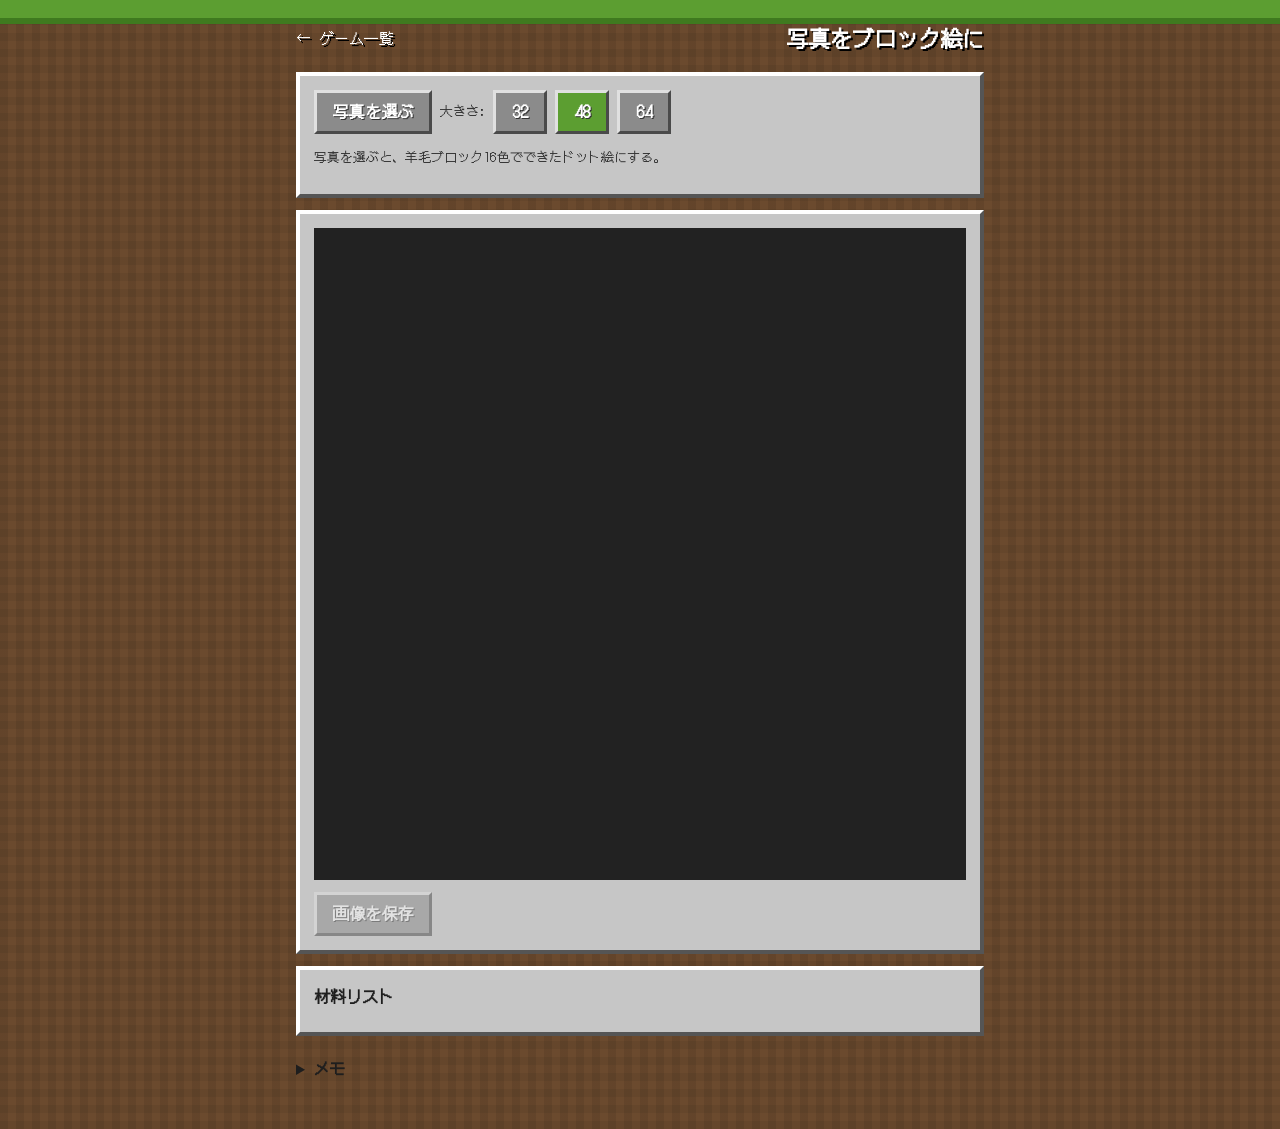
<file: block-art.html>
<!doctype html>
<html lang="ja">
<head>
<meta charset="utf-8">
<meta name="viewport" content="width=device-width, initial-scale=1">
<link rel="manifest" href="manifest.json">
<link rel="icon" href="icons/favicon-32.png" sizes="32x32">
<link rel="apple-touch-icon" href="icons/apple-touch-icon.png">
<meta name="theme-color" content="#f6f3ea">
<meta name="apple-mobile-web-app-capable" content="yes">
<meta name="mobile-web-app-capable" content="yes">
<meta name="apple-mobile-web-app-title" content="ゲーム部屋">
<title>写真をブロック絵に</title>
<link rel="stylesheet" href="style.css">
<link rel="stylesheet" href="https://fonts.googleapis.com/css2?family=DotGothic16&display=swap">
<style>
  /* 土と草ブロックっぽい見た目 */
  :root, :root:not([data-theme="light"]) {
    --table: #6b4a2e; --board: #c6c6c6; --line: #555; --ink: #1e1e1e; --sub: #3c3c3c; --ok: #5c9e31;
  }
  body {
    font-family: 'DotGothic16', 'M PLUS Rounded 1c', monospace;
    background-color: #6b4a2e;
    background-image: linear-gradient(#5c9e31 0 18px, #3f7a1f 18px 24px, transparent 24px),
      repeating-linear-gradient(90deg, rgba(0,0,0,.08) 0 8px, transparent 8px 16px),
      repeating-linear-gradient(0deg, rgba(0,0,0,.06) 0 8px, transparent 8px 16px);
  }
  .top a, .top h1 { color: #fff; text-shadow: 2px 2px 0 #000; }
  .panel { background: var(--board); border: 4px solid; border-color: #fff #555 #555 #fff; padding: 14px; margin-bottom: 12px; }
  .btn { border-radius: 0; border: 3px solid; border-color: #e0e0e0 #4a4a4a #4a4a4a #e0e0e0; background: #8b8b8b; color: #fff; text-shadow: 1px 1px 0 #333; font-family: inherit; }
  .btn.on { background: #5c9e31; color: #fff; }
  .btn:disabled { opacity: .5; }
  canvas { display: block; width: 100%; height: auto; image-rendering: pixelated; background: #222; }
  .mats { display: grid; grid-template-columns: repeat(auto-fill, minmax(150px, 1fr)); gap: 6px; margin-top: 8px; font-size: 14px; }
  .mats div { display: flex; align-items: center; gap: 6px; background: #b0b0b0; padding: 4px 6px; }
  .mats i { width: 18px; height: 18px; flex: none; border: 2px solid rgba(0,0,0,.35); }
  .note { color: #333; }
  .err { color: #a00; font-weight: 700; }
  .rules, .rules summary { color: #fff; }
</style>
</head>
<body>
<div class="wrap">
  <div class="top"><a href="index.html">← ゲーム一覧</a><h1>写真をブロック絵に</h1></div>
  <div class="panel">
    <div class="bar" style="margin-top:0">
      <label class="btn" style="margin:0">写真を選ぶ<input type="file" id="file" accept="image/*" hidden></label>
      <span class="note">大きさ:</span>
      <button class="btn" data-n="32">32</button><button class="btn on" data-n="48">48</button><button class="btn" data-n="64">64</button>
    </div>
    <p class="note" id="msg">写真を選ぶと、羊毛ブロック16色でできたドット絵にする。</p>
  </div>
  <div class="panel"><canvas id="cv" width="480" height="480"></canvas>
    <div class="bar"><button class="btn" id="save" disabled>画像を保存</button></div>
  </div>
  <div class="panel"><b>材料リスト</b><span class="note" id="total"></span><div class="mats" id="mats"></div></div>
  <details class="rules">
    <summary>メモ</summary>
    <ul>
      <li>写真を小さくして、1マスずつ一番近い色のブロックに置きかえる。</li>
      <li>材料リストは、実際にマイクラで建てるときに何ブロック要るかの目安。</li>
      <li>色は本物のブロックに似せてるだけ。</li>
      <li>立体にはならない。平面のドット絵まで。</li>
      <li>iPhoneのHEIC写真は読めないことがある。そのときはJPEGにしてから選ぶ。</li>
    </ul>
  </details>
</div>
<script>
// 羊毛16色(近い色を手で選んだもの)
const BLOCKS = [
  ['白の羊毛', '#e9ecec'], ['薄灰色の羊毛', '#8e8e86'], ['灰色の羊毛', '#3e4447'], ['黒の羊毛', '#151519'],
  ['茶色の羊毛', '#724728'], ['赤の羊毛', '#a02722'], ['橙色の羊毛', '#f07613'], ['黄色の羊毛', '#f8c527'],
  ['黄緑色の羊毛', '#70b919'], ['緑の羊毛', '#546d1b'], ['青緑の羊毛', '#158991'], ['空色の羊毛', '#3aafd9'],
  ['青の羊毛', '#35399d'], ['紫の羊毛', '#7a2aad'], ['赤紫の羊毛', '#bd44b3'], ['桃色の羊毛', '#ed8dac'],
].map(([name, hex]) => ({ name, hex, rgb: [1, 3, 5].map(i => parseInt(hex.slice(i, i + 2), 16)) }));

const cv = document.getElementById('cv'), g = cv.getContext('2d');
const msg = document.getElementById('msg');
let img = null, N = 48, grid = null;

// 人の目に近い重みで色の近さを測る
function nearest(r, gg, b) {
  let best = 0, bd = Infinity;
  BLOCKS.forEach((k, i) => {
    const [R, G, B] = k.rgb, rm = (r + R) / 2;
    const d = (2 + rm / 256) * (r - R) ** 2 + 4 * (gg - G) ** 2 + (2 + (255 - rm) / 256) * (b - B) ** 2;
    if (d < bd) { bd = d; best = i; }
  });
  return best;
}

function render() {
  if (!img) return;
  const w = img.width >= img.height ? N : Math.max(1, Math.round(N * img.width / img.height));
  const h = img.height > img.width ? N : Math.max(1, Math.round(N * img.height / img.width));
  const tmp = document.createElement('canvas'); tmp.width = w; tmp.height = h;
  const t = tmp.getContext('2d'); t.drawImage(img, 0, 0, w, h);
  const px = t.getImageData(0, 0, w, h).data;
  grid = { w, h, cells: [] };
  for (let i = 0; i < w * h; i++) grid.cells.push(px[i * 4 + 3] < 40 ? -1 : nearest(px[i * 4], px[i * 4 + 1], px[i * 4 + 2]));

  const S = Math.max(6, Math.floor(960 / Math.max(w, h)));
  cv.width = w * S; cv.height = h * S;
  grid.cells.forEach((k, i) => {
    if (k < 0) return;
    const x = (i % w) * S, y = Math.floor(i / w) * S;
    g.fillStyle = BLOCKS[k].hex; g.fillRect(x, y, S, S);
    // ブロックのふち(左上は明るく、右下は暗く)
    const e = Math.max(1, Math.floor(S / 8));
    g.fillStyle = 'rgba(255,255,255,.18)'; g.fillRect(x, y, S, e); g.fillRect(x, y, e, S);
    g.fillStyle = 'rgba(0,0,0,.25)'; g.fillRect(x, y + S - e, S, e); g.fillRect(x + S - e, y, e, S);
  });

  const count = {};
  grid.cells.forEach(k => { if (k >= 0) count[k] = (count[k] || 0) + 1; });
  const list = Object.entries(count).sort((a, b) => b[1] - a[1]);
  const total = list.reduce((s, [, n]) => s + n, 0);
  document.getElementById('total').textContent = `　全部で ${total} ブロック(${w}×${h})`;
  document.getElementById('mats').innerHTML = list.map(([k, n]) =>
    `<div><i style="background:${BLOCKS[k].hex}"></i>${BLOCKS[k].name} ${n}${n >= 64 ? `(${Math.floor(n / 64)}スタック${n % 64 ? '+' + (n % 64) : ''})` : ''}</div>`).join('');
  document.getElementById('save').disabled = false;
}

document.getElementById('file').onchange = e => {
  const f = e.target.files[0]; if (!f) return;
  const url = URL.createObjectURL(f), im = new Image();
  im.onload = () => { img = im; msg.className = 'note'; msg.textContent = f.name; render(); };
  im.onerror = () => { msg.className = 'err'; msg.textContent = 'この画像は読み込めなかった。HEICならJPEGにしてから選んで。'; };
  im.src = url;
};
document.querySelectorAll('[data-n]').forEach(b => b.onclick = () => {
  N = +b.dataset.n;
  document.querySelectorAll('[data-n]').forEach(x => x.classList.toggle('on', x === b));
  render();
});
document.getElementById('save').onclick = () => {
  const a = document.createElement('a'); a.href = cv.toDataURL('image/png'); a.download = 'block-art.png'; a.click();
};
</script>
</body>
</html>
</file>
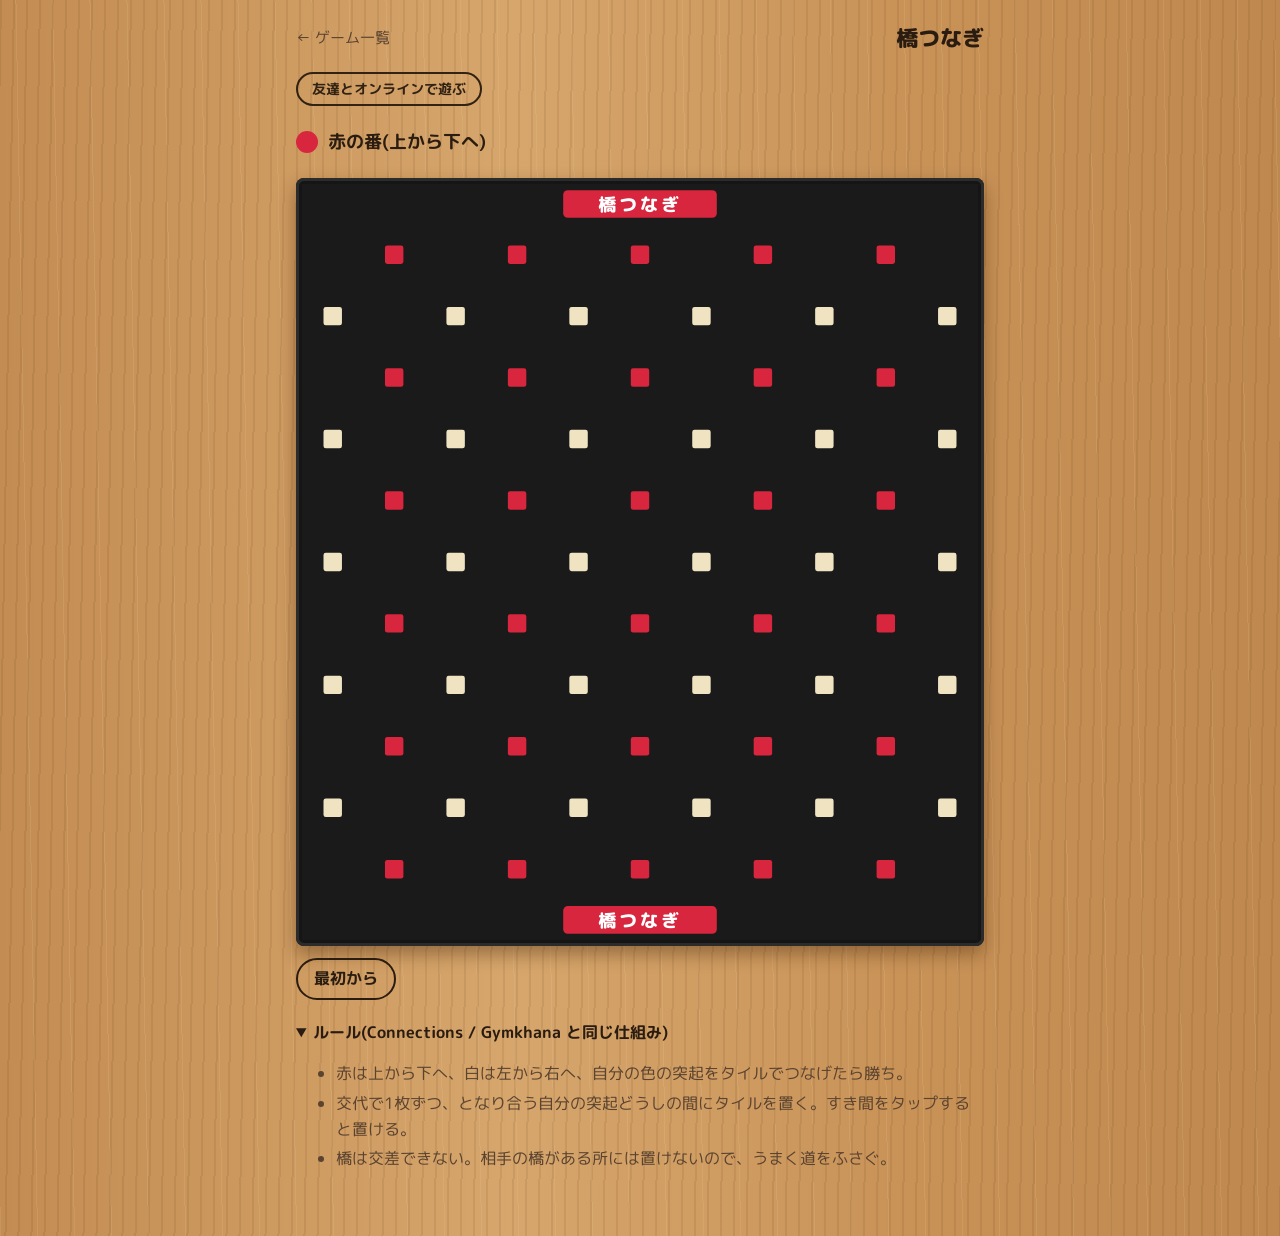
<file: connections.html>
<!doctype html>
<html lang="ja">
<head>
<meta charset="utf-8">
<meta name="viewport" content="width=device-width, initial-scale=1">
<link rel="manifest" href="manifest.json">
<link rel="icon" href="icons/favicon-32.png" sizes="32x32">
<link rel="apple-touch-icon" href="icons/apple-touch-icon.png">
<meta name="theme-color" content="#f6f3ea">
<meta name="apple-mobile-web-app-capable" content="yes">
<meta name="mobile-web-app-capable" content="yes">
<meta name="apple-mobile-web-app-title" content="ゲーム部屋">
<title>橋つなぎ</title>
<link rel="stylesheet" href="style.css">
<style>
  /* 木の机・黒い盤・赤とクリームの突起・八角形のタイル */
  :root, :root:not([data-theme="light"]) {
    --ink: #2a1c10; --sub: #5a4330; --p1: #d7263d; --p2: #efe3c2;
  }
  body {
    background-color: #c8955c;
    background-image:
      repeating-linear-gradient(91deg, rgba(90,50,15,.10) 0 2px, transparent 2px 13px),
      repeating-linear-gradient(89deg, rgba(255,235,200,.10) 0 1px, transparent 1px 37px),
      linear-gradient(90deg, #c38c52, #d6a66c 40%, #c99358 70%, #bf884e);
  }
  .frame {
    background: #151515; border-radius: 8px; padding: 6px;
    box-shadow: 0 8px 18px rgba(60,30,5,.4), inset 0 0 0 3px #2b2b2b;
  }
  .frame svg { display: block; width: 100%; height: auto; touch-action: manipulation; user-select: none; }
  .dot.p2 { box-shadow: inset 0 0 0 1.5px #2a1c10; }
  .cell { cursor: pointer; }
  .cell .pre { opacity: 0; }
  .cell:hover .pre { opacity: .45; }
</style>
</head>
<body>
<div class="wrap">
  <div class="top"><a href="index.html">← ゲーム一覧</a><h1>橋つなぎ</h1></div>
  <p class="turn" id="turn"></p>
  <div class="frame"><svg id="svg" viewBox="0 -26 440 492"></svg></div>
  <div class="bar"><button class="btn" id="reset">最初から</button></div>
  <details class="rules" open>
    <summary>ルール(Connections / Gymkhana と同じ仕組み)</summary>
    <ul>
      <li>赤は上から下へ、白は左から右へ、自分の色の突起をタイルでつなげたら勝ち。</li>
      <li>交代で1枚ずつ、となり合う自分の突起どうしの間にタイルを置く。すき間をタップすると置ける。</li>
      <li>橋は交差できない。相手の橋がある所には置けないので、うまく道をふさぐ。</li>
    </ul>
  </details>
</div>
<script src="online.js"></script>
<script>
const L = 11, G = 40, M = 20;
const svg = document.getElementById('svg');
const NAME = ['赤', '白'];
let bridge, player, winner, win;

function reset() { bridge = {}; player = 0; winner = null; win = []; draw(); }

const X = v => M + v * G;
// マス(r,c)に player p がかける橋の両端
function ends(r, c, p) {
  const vertical = (r % 2 === 1) === (p === 0);
  return vertical ? [[r - 1, c], [r + 1, c]] : [[r, c - 1], [r, c + 1]];
}

function connected(p) {
  const isDot = (r, c) => p === 0 ? r % 2 === 0 && c % 2 === 1 : r % 2 === 1 && c % 2 === 0;
  const adj = {};
  for (const k in bridge) if (bridge[k] === p) {
    const [r, c] = k.split(',').map(Number), [a, b] = ends(r, c, p);
    (adj[a] ??= []).push(b.join()); (adj[b] ??= []).push(a.join());
  }
  const start = [];
  for (let i = 0; i < L; i++) if (p === 0 ? isDot(0, i) : isDot(i, 0)) start.push(p === 0 ? `0,${i}` : `${i},0`);
  const prev = {}, q = [...start];
  start.forEach(s => prev[s] = null);
  while (q.length) {
    const cur = q.shift(), [r, c] = cur.split(',').map(Number);
    if ((p === 0 ? r : c) === L - 1) {
      const path = []; for (let x = cur; x; x = prev[x]) path.push(x); return path;
    }
    for (const n of adj[cur] || []) if (!(n in prev)) { prev[n] = cur; q.push(n); }
  }
  return null;
}

function play(r, c) {
  if (winner !== null || bridge[`${r},${c}`] !== undefined) return;
  bridge[`${r},${c}`] = player;
  const path = connected(player);
  if (path) { winner = player; win = path; } else player = 1 - player;
  draw();
}

// 八角形のタイルに、つなぐ向きの線が入ったもの
const OCT = Array.from({ length: 8 }, (_, k) => {
  const a = Math.PI / 8 + k * Math.PI / 4;
  return `${(Math.cos(a) * 19).toFixed(1)},${(Math.sin(a) * 19).toFixed(1)}`;
}).join(' ');
function tile(r, c, p, cls = '') {
  const [a] = ends(r, c, p), vertical = a[1] === c;
  const col = p ? 'var(--p2)' : 'var(--p1)';
  return `<g ${cls} transform="translate(${X(c)},${X(r)})">
    <polygon points="${OCT}" transform="translate(1.5,2.5)" fill="#000" opacity=".45"/>
    <polygon points="${OCT}" fill="#242424" stroke="#3a3a3a" stroke-width="1.2"/>
    <rect x="${vertical ? -4.5 : -17.5}" y="${vertical ? -17.5 : -4.5}" width="${vertical ? 9 : 35}" height="${vertical ? 35 : 9}" fill="${col}"/>
  </g>`;
}

function draw() {
  let s = `<rect x="0" y="-26" width="440" height="492" fill="#1a1a1a"/>`;
  for (const y of [-22, 444]) {
    s += `<rect x="170" y="${y}" width="100" height="18" rx="3" fill="var(--p1)"/>
      <text x="220" y="${y + 13.5}" fill="#fff" font-size="12" font-weight="800" text-anchor="middle" letter-spacing="2">橋つなぎ</text>`;
  }
  for (const k in bridge) {
    const [r, c] = k.split(',').map(Number);
    s += tile(r, c, bridge[k]);
  }
  for (let r = 0; r < L; r++) for (let c = 0; c < L; c++) {
    const red = r % 2 === 0 && c % 2 === 1, blue = r % 2 === 1 && c % 2 === 0;
    if (red || blue) {
      const onPath = win.includes(`${r},${c}`), h = onPath ? 8 : 6;
      s += `<rect x="${X(c) - h}" y="${X(r) - h}" width="${h * 2}" height="${h * 2}" rx="1.5" fill="var(--${red ? 'p1' : 'p2'})"
        ${onPath ? 'stroke="#fff" stroke-width="2"' : ''}/>`;
    }
    const playable = r >= 1 && r <= 9 && c >= 1 && c <= 9 && (r + c) % 2 === 0;
    if (playable && winner === null && bridge[`${r},${c}`] === undefined) {
      s += `<g class="cell" data-r="${r}" data-c="${c}">${tile(r, c, player, 'class="pre"')}
        <rect x="${X(c) - 18}" y="${X(r) - 18}" width="36" height="36" fill="transparent"/></g>`;
    }
  }
  svg.innerHTML = s;
  Online.sync();
  const t = document.getElementById('turn'), who = winner ?? player;
  t.className = 'turn' + (winner !== null ? ' win' : '');
  t.innerHTML = `<span class="dot ${who ? 'p2' : 'p1'}"></span>` +
    (winner !== null ? `${NAME[winner]}の勝ち` : `${NAME[player]}の番(${player ? '左から右へ' : '上から下へ'})`);
}

svg.addEventListener('click', e => {
  if (!Online.canAct()) return;
  const g = e.target.closest('.cell');
  if (g) play(+g.dataset.r, +g.dataset.c);
});
document.getElementById('reset').onclick = reset;
Online.init({ game: 'connections', names: NAME,
  getState: () => ({ bridge, player, winner, win }),
  setState: s => { ({ bridge, player, winner, win } = s); draw(); },
  turn: () => winner === null ? player : null });
reset();
</script>
</body>
</html>
</file>
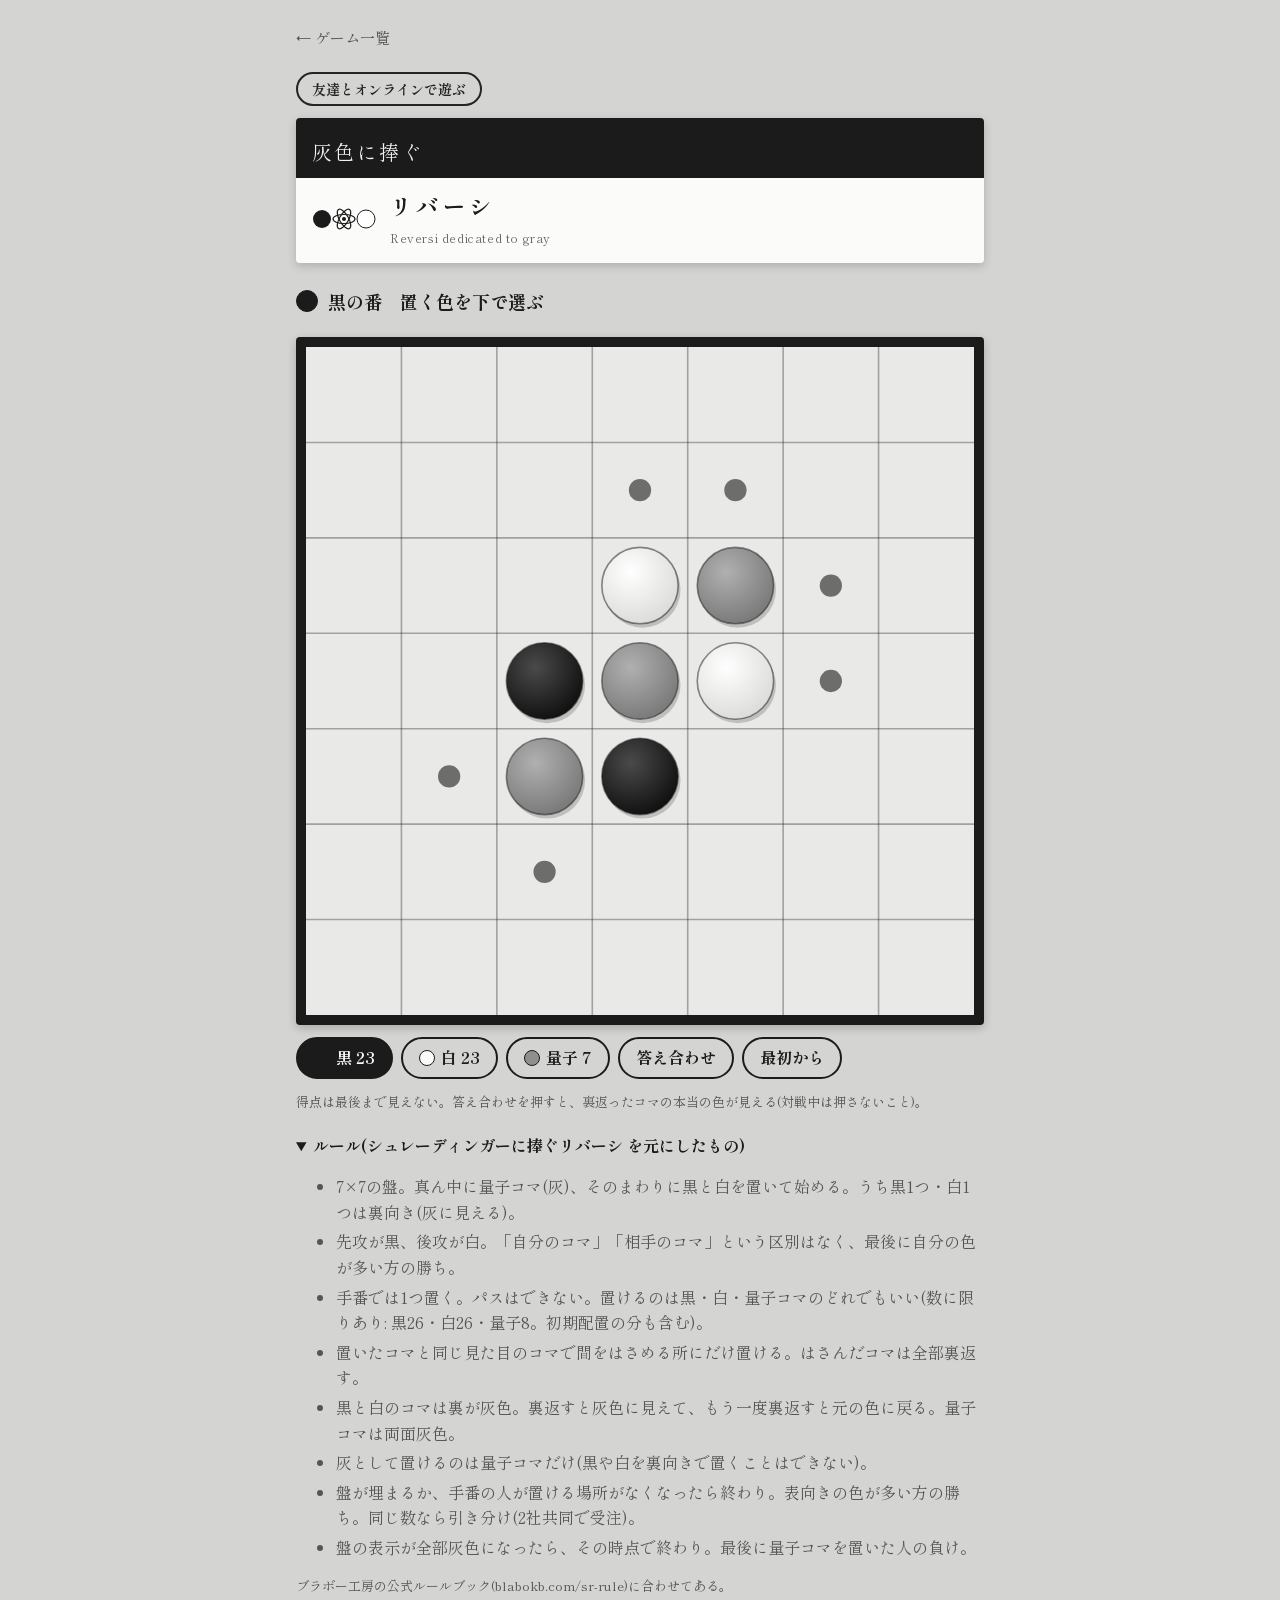
<file: gray-reversi.html>
<!doctype html>
<html lang="ja">
<head>
<meta charset="utf-8">
<meta name="viewport" content="width=device-width, initial-scale=1">
<link rel="manifest" href="manifest.json">
<link rel="icon" href="icons/favicon-32.png" sizes="32x32">
<link rel="apple-touch-icon" href="icons/apple-touch-icon.png">
<meta name="theme-color" content="#f6f3ea">
<meta name="apple-mobile-web-app-capable" content="yes">
<meta name="mobile-web-app-capable" content="yes">
<meta name="apple-mobile-web-app-title" content="ゲーム部屋">
<title>灰色リバーシ</title>
<link rel="stylesheet" href="style.css">
<link href="https://fonts.googleapis.com/css2?family=Shippori+Mincho:wght@500;700&display=swap" rel="stylesheet">
<style>
  /* 箱と同じ、白黒だけの静かな見た目 */
  :root, :root:not([data-theme="light"]) {
    --felt: #e9e9e7; --blk: #1b1b1b; --wht: #fbfbfa; --gry: #8f8f8f;
    --table: #d4d4d2; --board: #f7f7f5; --ink: #1b1b1b; --sub: #555; --line: #bdbdbb;
  }
  body { background: var(--table); }
  body, .btn { font-family: 'Shippori Mincho', 'Yu Mincho', serif; }
  .top h1 { font-weight: 700; letter-spacing: .08em; }
  .title-box {
    display: grid; grid-template-rows: auto auto; border-radius: 4px; overflow: hidden;
    box-shadow: 0 3px 10px rgba(0,0,0,.18); margin-bottom: 14px;
  }
  .title-box .dark { background: #1b1b1b; color: #f2f2f2; padding: 18px 16px 10px; font-size: 20px; letter-spacing: .12em; }
  .title-box .light { background: #fbfbfa; padding: 10px 16px 14px; display: flex; align-items: center; gap: 14px; }
  .title-box .light b { font-size: 22px; letter-spacing: .2em; font-weight: 700; }
  .title-box .light small { color: #666; font-size: 12px; letter-spacing: .05em; }
  .board-box { background: #1b1b1b; border-radius: 4px; padding: 10px; box-shadow: 0 3px 10px rgba(0,0,0,.2); }
  .pick { display: flex; gap: 8px; }
  .pick .btn { display: flex; align-items: center; gap: 6px; }
  .chip { width: 16px; height: 16px; border-radius: 50%; border: 1.5px solid var(--ink); }
</style>
</head>
<body>
<div class="wrap">
  <div class="top"><a href="index.html">← ゲーム一覧</a></div>
  <div class="title-box">
    <div class="dark">灰色に捧ぐ</div>
    <div class="light">
      <svg width="64" height="30" viewBox="0 0 64 30" aria-hidden="true">
        <circle cx="10" cy="15" r="9" fill="#1b1b1b"/>
        <g fill="none" stroke="#1b1b1b" stroke-width="1.2">
          <ellipse cx="32" cy="15" rx="11" ry="4.5"/><ellipse cx="32" cy="15" rx="11" ry="4.5" transform="rotate(60 32 15)"/><ellipse cx="32" cy="15" rx="11" ry="4.5" transform="rotate(-60 32 15)"/></g>
        <circle cx="32" cy="15" r="2" fill="#1b1b1b"/>
        <circle cx="54" cy="15" r="9" fill="#fff" stroke="#1b1b1b" stroke-width="1"/>
      </svg>
      <h1 style="margin:0;font-size:inherit;font-weight:inherit"><b>リバーシ</b><br><small>Reversi dedicated to gray</small></h1>
    </div>
  </div>
  <p class="turn" id="turn"></p>
  <div class="board-box"><svg id="svg" viewBox="0 0 420 420"></svg></div>
  <div class="bar">
    <span class="pick" id="pick"></span>
    <button class="btn" id="reveal">答え合わせ</button>
    <button class="btn" id="reset">最初から</button>
  </div>
  <p class="note" id="info"></p>
  <details class="rules" open>
    <summary>ルール(シュレーディンガーに捧ぐリバーシ を元にしたもの)</summary>
    <ul>
      <li>7×7の盤。真ん中に量子コマ(灰)、そのまわりに黒と白を置いて始める。うち黒1つ・白1つは裏向き(灰に見える)。</li>
      <li>先攻が黒、後攻が白。「自分のコマ」「相手のコマ」という区別はなく、最後に自分の色が多い方の勝ち。</li>
      <li>手番では1つ置く。パスはできない。置けるのは黒・白・量子コマのどれでもいい(数に限りあり: 黒26・白26・量子8。初期配置の分も含む)。</li>
      <li>置いたコマと同じ見た目のコマで間をはさめる所にだけ置ける。はさんだコマは全部裏返す。</li>
      <li>黒と白のコマは裏が灰色。裏返すと灰色に見えて、もう一度裏返すと元の色に戻る。量子コマは両面灰色。</li>
      <li>灰として置けるのは量子コマだけ(黒や白を裏向きで置くことはできない)。</li>
      <li>盤が埋まるか、手番の人が置ける場所がなくなったら終わり。表向きの色が多い方の勝ち。同じ数なら引き分け(2社共同で受注)。</li>
      <li>盤の表示が全部灰色になったら、その時点で終わり。最後に量子コマを置いた人の負け。</li>
    </ul>
    <p class="note">ブラボー工房の公式ルールブック(blabokb.com/sr-rule)に合わせてある。</p>
  </details>
</div>
<script src="online.js"></script>
<script>
const N = 7, C = 60;
const svg = document.getElementById('svg');
const NAME = { B: '黒', W: '白', G: '量子' };
const FILL = { B: 'var(--blk)', W: 'var(--wht)', G: 'var(--gry)' };
const DIRS = [[-1,-1],[-1,0],[-1,1],[0,-1],[0,1],[1,-1],[1,0],[1,1]];
let board, stock, player, color, over, reveal, last, lastQ, allGray;

function reset() {
  board = Array(N * N).fill(null);
  const put = (r, c, f, up = true) => board[r * N + c] = { face: f, up };
  // 公式の初期配置。(2,4)は裏向きの黒、(4,2)は裏向きの白
  put(2, 3, 'W'); put(2, 4, 'B', false);
  put(3, 2, 'B'); put(3, 3, 'G'); put(3, 4, 'W');
  put(4, 2, 'W', false); put(4, 3, 'B');
  stock = { B: 23, W: 23, G: 7 }; player = 'B'; color = 'B'; over = false; reveal = false; last = -1;
  lastQ = null; allGray = false;
  draw();
}
const look = p => p.face === 'G' || !p.up ? 'G' : p.face;
const inside = (r, c) => r >= 0 && r < N && c >= 0 && c < N;

function flips(i, x) {
  if (board[i]) return [];
  const r0 = Math.floor(i / N), c0 = i % N, out = [];
  for (const [dr, dc] of DIRS) {
    const run = [];
    let r = r0 + dr, c = c0 + dc;
    while (inside(r, c) && board[r * N + c] && look(board[r * N + c]) !== x) { run.push(r * N + c); r += dr; c += dc; }
    if (run.length && inside(r, c) && board[r * N + c] && look(board[r * N + c]) === x) out.push(...run);
  }
  return out;
}
const legal = x => stock[x] > 0 && board.some((_, i) => flips(i, x).length);
const anyLegal = () => ['B', 'W', 'G'].some(legal);

function play(i) {
  const f = flips(i, color);
  if (!f.length || stock[color] === 0) return;
  board[i] = { face: color, up: true }; stock[color]--; last = i;
  if (color === 'G') lastQ = player;
  for (const j of f) if (board[j].face !== 'G') board[j].up = !board[j].up;
  player = player === 'B' ? 'W' : 'B';
  // 盤が全部灰色に見えたら終わり。パスはないので、次の人が置けなくても終わり
  allGray = board.every(p => !p || look(p) === 'G');
  if (allGray || !anyLegal()) over = true;
  if (!legal(color)) color = ['B', 'W', 'G'].find(legal) || color;
  draw();
}

function score(x) { return board.filter(p => p && look(p) === x).length; }

function draw() {
  let s = `<defs>
    <radialGradient id="pB" cx=".38" cy=".32" r=".7"><stop offset="0" stop-color="#4a4a4a"/><stop offset="1" stop-color="#111"/></radialGradient>
    <radialGradient id="pW" cx=".38" cy=".32" r=".7"><stop offset="0" stop-color="#fff"/><stop offset="1" stop-color="#dcdcda"/></radialGradient>
    <radialGradient id="pG" cx=".38" cy=".32" r=".7"><stop offset="0" stop-color="#b0b0b0"/><stop offset="1" stop-color="#7a7a7a"/></radialGradient>
  </defs><rect width="${N*C}" height="${N*C}" fill="var(--felt)"/>`;
  for (let k = 1; k < N; k++) {
    s += `<line x1="${k*C}" y1="0" x2="${k*C}" y2="${N*C}" stroke="#1b1b1b" stroke-opacity=".35" stroke-width="1"/>`;
    s += `<line x1="0" y1="${k*C}" x2="${N*C}" y2="${k*C}" stroke="#1b1b1b" stroke-opacity=".35" stroke-width="1"/>`;
  }
  for (let i = 0; i < N * N; i++) {
    const x = (i % N) * C + C / 2, y = Math.floor(i / N) * C + C / 2, p = board[i];
    if (p) {
      s += `<circle cx="${x + 1.5}" cy="${y + 2.5}" r="24" fill="#000" opacity=".18"/>`;
      s += `<circle cx="${x}" cy="${y}" r="24" fill="url(#p${look(p)})" stroke="#1b1b1b" stroke-opacity=".5" stroke-width="1"/>`;
      if (reveal && p.face !== 'G' && !p.up) s += `<circle cx="${x}" cy="${y}" r="9" fill="${FILL[p.face]}"/>`;
      if (i === last) s += `<circle cx="${x}" cy="${y}" r="27" fill="none" stroke="#1b1b1b" stroke-width="1" stroke-dasharray="3 3"/>`;
    } else if (!over && flips(i, color).length && stock[color] > 0) {
      s += `<circle cx="${x}" cy="${y}" r="7" fill="${FILL[color]}" opacity=".6"/>`;
      s += `<rect x="${x - C/2}" y="${y - C/2}" width="${C}" height="${C}" fill="transparent" data-i="${i}" style="cursor:pointer"/>`;
    }
  }
  svg.innerHTML = s;
  Online.sync();

  document.getElementById('pick').innerHTML = over ? '' : ['B', 'W', 'G'].map(x =>
    `<button class="btn ${x === color ? 'on' : ''}" data-c="${x}" ${legal(x) ? '' : 'disabled'}>
      <span class="chip" style="background:${FILL[x]}"></span>${NAME[x]} ${stock[x]}</button>`).join('');

  const t = document.getElementById('turn');
  const b = score('B'), w = score('W');
  if (over) {
    t.className = 'turn win';
    if (allGray) {
      const loser = lastQ;
      t.innerHTML = loser ? `盤が全部灰色になった。最後に量子コマを置いた${NAME[loser]}の負け` : '盤が全部灰色になった。引き分け';
    } else t.innerHTML = b === w ? `引き分け(黒${b} / 白${w})。2社共同で受注` : `<span class="dot" style="background:${FILL[b > w ? 'B' : 'W']};border:1.5px solid var(--ink)"></span>${b > w ? '黒' : '白'}の勝ち(黒${b} / 白${w})`;
  } else {
    t.className = 'turn';
    t.innerHTML = `<span class="dot" style="background:${FILL[player]};border:1.5px solid var(--ink)"></span>${NAME[player]}の番　置く色を下で選ぶ`;
  }
  document.getElementById('info').textContent = reveal
    ? `小さい丸が、裏返って灰色に見えているコマの本当の色。表向きの黒${b} / 白${w}`
    : '得点は最後まで見えない。答え合わせを押すと、裏返ったコマの本当の色が見える(対戦中は押さないこと)。';
  document.getElementById('reveal').classList.toggle('on', reveal);
}

svg.addEventListener('click', e => { if (!Online.canAct()) return; const i = e.target.dataset.i; if (i !== undefined && !over) play(+i); });
document.getElementById('pick').addEventListener('click', e => {
  const b = e.target.closest('[data-c]'); if (b && !b.disabled) { color = b.dataset.c; draw(); }
});
document.getElementById('reveal').onclick = () => { reveal = !reveal; draw(); };
document.getElementById('reset').onclick = reset;
Online.init({ game: 'reversi', names: ['黒', '白'],
  getState: () => ({ board, stock, player, over, last, lastQ, allGray }),
  setState: s => { ({ board, stock, player, over, last, lastQ, allGray } = s); if (!legal(color)) color = ['B', 'W', 'G'].find(legal) || color; draw(); },
  turn: () => over ? null : player === 'B' ? 0 : 1 });
reset();
</script>
</body>
</html>
</file>
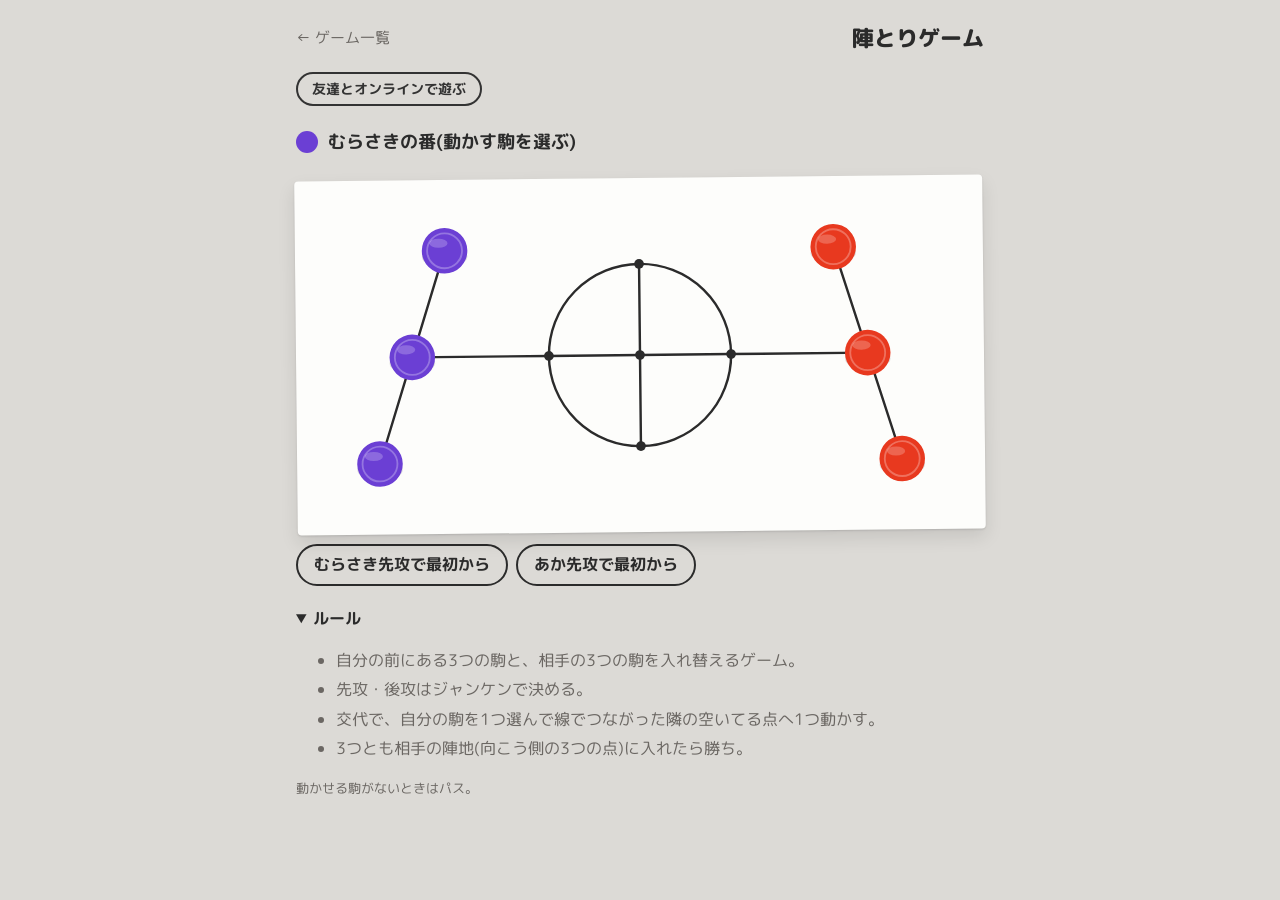
<file: jintori.html>
<!doctype html>
<html lang="ja">
<head>
<meta charset="utf-8">
<meta name="viewport" content="width=device-width, initial-scale=1">
<link rel="manifest" href="manifest.json">
<link rel="icon" href="icons/favicon-32.png" sizes="32x32">
<link rel="apple-touch-icon" href="icons/apple-touch-icon.png">
<meta name="theme-color" content="#f6f3ea">
<meta name="apple-mobile-web-app-capable" content="yes">
<meta name="mobile-web-app-capable" content="yes">
<meta name="apple-mobile-web-app-title" content="ゲーム部屋">
<title>陣とりゲーム</title>
<link rel="stylesheet" href="style.css">
<style>
  /* テーブルに白い紙を置いて、むらさきと赤のチップで遊ぶ見た目 */
  :root, :root:not([data-theme="light"]) {
    --table: #dcdad6; --ink: #2b2b2b; --sub: #6b6763;
    --p1: #6b3fd4; --p2: #e8391f;
  }
  .paper {
    background: #fdfdfb;
    border-radius: 4px;
    padding: 10px;
    box-shadow: 0 1px 2px rgba(0,0,0,.12), 0 8px 18px rgba(0,0,0,.10);
    transform: rotate(-.6deg);
  }
  .paper svg { display: block; width: 100%; height: auto; touch-action: manipulation; user-select: none; }
  .btn.on { color: #fdfdfb; }
</style>
</head>
<body>
<div class="wrap">
  <div class="top"><a href="index.html">← ゲーム一覧</a><h1>陣とりゲーム</h1></div>
  <p class="turn" id="turn"></p>
  <div class="paper"><svg id="svg" viewBox="0 0 440 220"></svg></div>
  <div class="bar">
    <button class="btn" id="r1">むらさき先攻で最初から</button>
    <button class="btn" id="r2">あか先攻で最初から</button>
  </div>
  <details class="rules" open>
    <summary>ルール</summary>
    <ul>
      <li>自分の前にある3つの駒と、相手の3つの駒を入れ替えるゲーム。</li>
      <li>先攻・後攻はジャンケンで決める。</li>
      <li>交代で、自分の駒を1つ選んで線でつながった隣の空いてる点へ1つ動かす。</li>
      <li>3つとも相手の陣地(向こう側の3つの点)に入れたら勝ち。</li>
    </ul>
    <p class="note">動かせる駒がないときはパス。</p>
  </details>
</div>
<script src="online.js"></script>
<script>
const svg = document.getElementById('svg');
const turnEl = document.getElementById('turn');

// 点の位置。左の3点がむらさきの陣地、右の3点があかの陣地
const P = {
  LT: [92, 40], LM: [70, 110], LB: [48, 180],
  W: [160, 110], N: [220, 50], C: [220, 110], S: [220, 170], E: [280, 110],
  RT: [348, 40], RM: [370, 110], RB: [392, 180],
};
const EDGES = [
  ['LT','LM'], ['LM','LB'], ['LM','W'],
  ['W','N'], ['N','E'], ['E','S'], ['S','W'],
  ['W','C'], ['C','E'], ['N','C'], ['C','S'],
  ['E','RM'], ['RM','RT'], ['RM','RB'],
];
const HOME = [['LT','LM','LB'], ['RT','RM','RB']];
const NAME = ['むらさき', 'あか'];
const COLOR = ['var(--p1)', 'var(--p2)'];

let at, player, picked, winner, passNote;

function reset(first) {
  at = {};
  HOME[0].forEach(k => at[k] = 0);
  HOME[1].forEach(k => at[k] = 1);
  player = first; picked = null; winner = null; passNote = '';
  draw();
}

function nexts(k) {
  return EDGES.flatMap(([a, b]) => a === k ? [b] : b === k ? [a] : []).filter(n => at[n] === undefined);
}

function canMove(p) {
  return Object.keys(at).some(k => at[k] === p && nexts(k).length);
}

function click(k) {
  if (winner !== null) return;
  if (at[k] === player) { picked = picked === k ? null : k; draw(); return; }
  if (picked && nexts(picked).includes(k)) {
    delete at[picked]; at[k] = player; picked = null; passNote = '';
    if (HOME[1 - player].every(h => at[h] === player)) { winner = player; draw(); return; }
    player = 1 - player;
    if (!canMove(player)) { passNote = `${NAME[player]}は動かせないのでパス。`; player = 1 - player; }
    draw();
  }
}

function chip(x, y, p, lifted) {
  const dy = lifted ? -4 : 0;
  return `<g transform="translate(${x},${y + dy})">
    <ellipse cx="0" cy="${4 - dy}" rx="15" ry="7" fill="rgba(0,0,0,${lifted ? .18 : .12})"/>
    <circle r="15" fill="${COLOR[p]}"/>
    <circle r="11.5" fill="none" stroke="rgba(255,255,255,.28)" stroke-width="1.2"/>
    <ellipse cx="-4" cy="-5" rx="6" ry="3" fill="rgba(255,255,255,.22)"/>
  </g>`;
}

function draw() {
  let s = `<g fill="none" stroke="#2b2b2b" stroke-width="1.6" stroke-linecap="round">`;
  s += `<circle cx="220" cy="110" r="60"/>`;
  for (const [a, b] of EDGES) {
    if (['W-N','N-E','E-S','S-W'].includes(`${a}-${b}`)) continue; // 円の弧は上の円で描く
    s += `<line x1="${P[a][0]}" y1="${P[a][1]}" x2="${P[b][0]}" y2="${P[b][1]}"/>`;
  }
  s += `</g>`;
  const targets = picked ? nexts(picked) : [];
  for (const k in P) {
    const [x, y] = P[k];
    s += `<circle cx="${x}" cy="${y}" r="3.2" fill="#2b2b2b"/>`;
    if (targets.includes(k)) s += `<circle cx="${x}" cy="${y}" r="13" fill="none" stroke="${COLOR[player]}" stroke-width="2.5" stroke-dasharray="4 4"/>`;
  }
  for (const k in at) s += chip(P[k][0], P[k][1], at[k], k === picked);
  for (const k in P) s += `<circle cx="${P[k][0]}" cy="${P[k][1]}" r="22" fill="transparent" style="cursor:pointer" data-k="${k}"/>`;
  svg.innerHTML = s;
  Online.sync();

  const who = winner ?? player;
  turnEl.className = 'turn' + (winner !== null ? ' win' : '');
  turnEl.innerHTML = `<span class="dot ${who ? 'p2' : 'p1'}"></span>` +
    (winner !== null ? `${NAME[winner]}の勝ち` : `${passNote}${NAME[player]}の番` + (picked ? '(動かす先を選ぶ)' : '(動かす駒を選ぶ)'));
}

svg.addEventListener('click', e => { if (!Online.canAct()) return; const k = e.target.dataset.k; if (k) click(k); });
document.getElementById('r1').onclick = () => reset(0);
document.getElementById('r2').onclick = () => reset(1);
Online.init({ game: 'jintori', names: NAME,
  getState: () => ({ at, player, winner, passNote }),
  setState: s => { ({ at, player, winner, passNote } = s); picked = null; draw(); },
  turn: () => winner === null ? player : null });
reset(0);
</script>
</body>
</html>
</file>
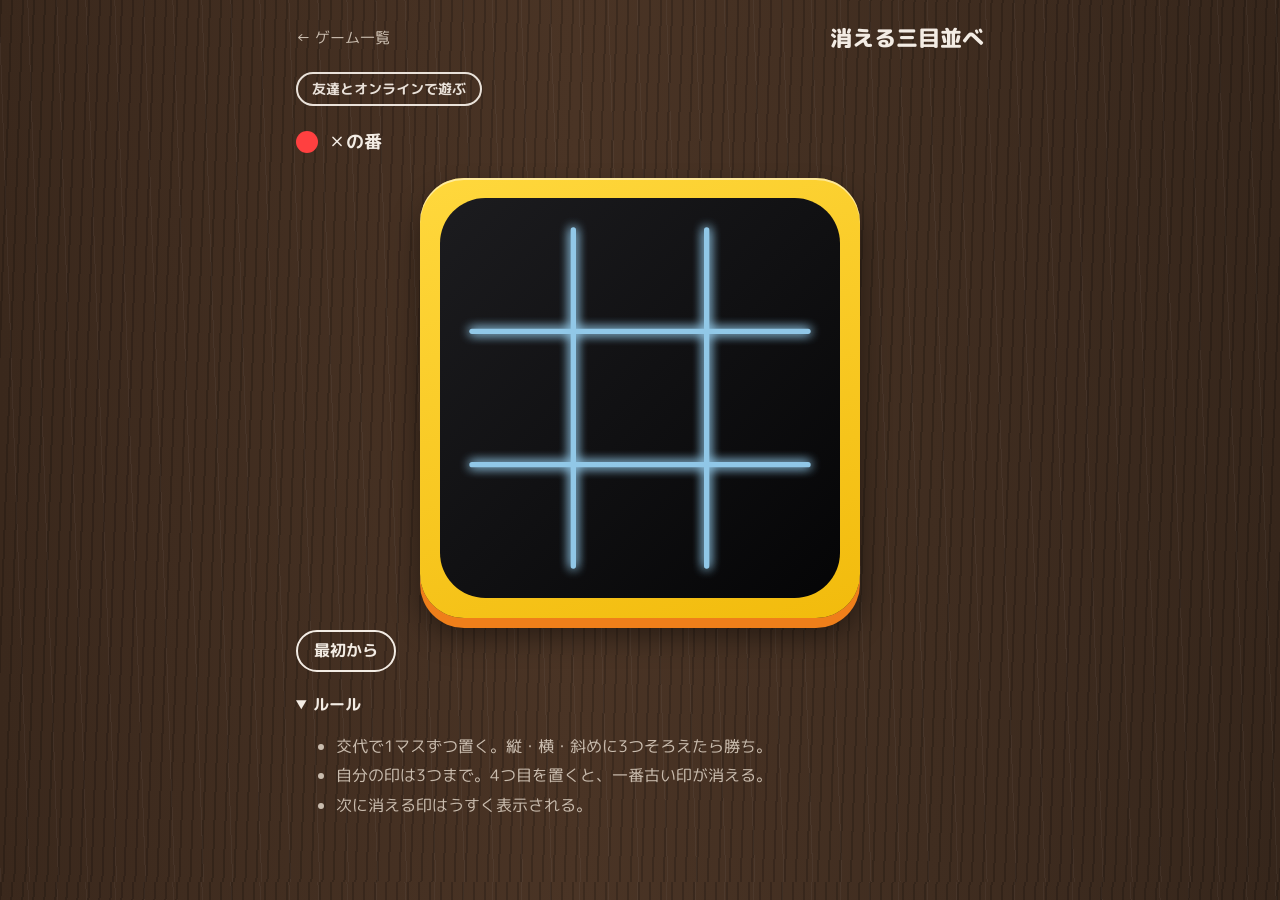
<file: kieru-sanmoku.html>
<!doctype html>
<html lang="ja">
<head>
<meta charset="utf-8">
<meta name="viewport" content="width=device-width, initial-scale=1">
<link rel="manifest" href="manifest.json">
<link rel="icon" href="icons/favicon-32.png" sizes="32x32">
<link rel="apple-touch-icon" href="icons/apple-touch-icon.png">
<meta name="theme-color" content="#f6f3ea">
<meta name="apple-mobile-web-app-capable" content="yes">
<meta name="mobile-web-app-capable" content="yes">
<meta name="apple-mobile-web-app-title" content="ゲーム部屋">
<title>消える三目並べ</title>
<link rel="stylesheet" href="style.css">
<style>
  /* 黄色いケースに黒い画面のおもちゃ風 */
  :root, :root:not([data-theme="light"]) {
    --ink: #f3ece4; --sub: #c9bcae; --board: #f5c518;
    --p1: #ff4040; --p2: #3d7dff;
  }
  body {
    background-color: #3b2a1f;
    background-image:
      repeating-linear-gradient(92deg, rgba(0,0,0,.18) 0 2px, transparent 2px 11px),
      repeating-linear-gradient(88deg, rgba(255,255,255,.04) 0 1px, transparent 1px 29px),
      linear-gradient(90deg, #3a281c, #4a3425 45%, #36261b);
  }
  .device {
    background: linear-gradient(160deg, #ffd83d, #f2bb0c);
    border-radius: 44px;
    padding: 20px;
    box-shadow: 0 10px 0 #ef7f1a, 0 18px 30px rgba(0,0,0,.45), inset 0 2px 0 rgba(255,255,255,.5);
    max-width: 440px;
    margin: 0 auto 10px;
  }
  .device svg { display: block; width: 100%; height: auto; touch-action: manipulation; user-select: none; }
  .btn.on { color: #3b2a1f; }
</style>
</head>
<body>
<div class="wrap">
  <div class="top"><a href="index.html">← ゲーム一覧</a><h1>消える三目並べ</h1></div>
  <p class="turn" id="turn"></p>
  <div class="device"><svg id="svg" viewBox="0 0 300 300"></svg></div>
  <div class="bar"><button class="btn" id="reset">最初から</button></div>
  <details class="rules" open>
    <summary>ルール</summary>
    <ul>
      <li>交代で1マスずつ置く。縦・横・斜めに3つそろえたら勝ち。</li>
      <li>自分の印は3つまで。4つ目を置くと、一番古い印が消える。</li>
      <li>次に消える印はうすく表示される。</li>
    </ul>
  </details>
</div>
<script src="online.js"></script>
<script>
const svg = document.getElementById('svg');
const turnEl = document.getElementById('turn');
const LINES = [[0,1,2],[3,4,5],[6,7,8],[0,3,6],[1,4,7],[2,5,8],[0,4,8],[2,4,6]];
const NAME = ['✕', '◯'];
let marks, player, winner;

function reset() { marks = [[], []]; player = 0; winner = null; draw(); }

function owner(i) { return marks[0].includes(i) ? 0 : marks[1].includes(i) ? 1 : -1; }

function play(i) {
  if (winner !== null || owner(i) !== -1) return;
  const m = marks[player];
  m.push(i);
  if (m.length > 3) m.shift();
  if (LINES.some(l => l.every(x => m.includes(x)))) winner = player;
  else player = 1 - player;
  draw();
}

const DEFS = `<defs>
  <filter id="glow" x="-50%" y="-50%" width="200%" height="200%">
    <feGaussianBlur stdDeviation="4" result="b"/>
    <feMerge><feMergeNode in="b"/><feMergeNode in="b"/><feMergeNode in="SourceGraphic"/></feMerge>
  </filter>
  <linearGradient id="screen" x1="0" y1="0" x2="1" y2="1">
    <stop offset="0" stop-color="#1c1c1f"/><stop offset="1" stop-color="#050506"/>
  </linearGradient>
</defs>`;

function draw() {
  let s = DEFS + `<rect width="300" height="300" rx="34" fill="url(#screen)"/>`;
  s += `<g stroke="#9fdcff" stroke-width="4" stroke-linecap="round" filter="url(#glow)" opacity=".9">`;
  for (let k = 1; k < 3; k++) {
    s += `<line x1="${k*100}" y1="24" x2="${k*100}" y2="276"/><line x1="24" y1="${k*100}" x2="276" y2="${k*100}"/>`;
  }
  s += `</g>`;
  for (let i = 0; i < 9; i++) {
    const x = (i % 3) * 100 + 50, y = Math.floor(i / 3) * 100 + 50, o = owner(i);
    const fading = winner === null && o === player && marks[o].length === 3 && marks[o][0] === i;
    const op = fading ? 0.28 : 1;
    if (o === 0) s += `<g stroke="var(--p1)" stroke-width="9" stroke-linecap="round" opacity="${op}" filter="url(#glow)"><line x1="${x-22}" y1="${y-22}" x2="${x+22}" y2="${y+22}"/><line x1="${x+22}" y1="${y-22}" x2="${x-22}" y2="${y+22}"/></g>`;
    if (o === 1) s += `<g opacity="${op}" filter="url(#glow)"><circle cx="${x}" cy="${y}" r="24" fill="none" stroke="var(--p2)" stroke-width="9"/><circle cx="${x}" cy="${y}" r="24" fill="none" stroke="#bcd3ff" stroke-width="2"/></g>`;
    s += `<rect x="${x-50}" y="${y-50}" width="100" height="100" fill="transparent" style="cursor:pointer" data-i="${i}"/>`;
  }
  svg.innerHTML = s;
  Online.sync();
  const who = winner ?? player;
  turnEl.className = 'turn' + (winner !== null ? ' win' : '');
  turnEl.innerHTML = `<span class="dot ${who ? 'p2' : 'p1'}"></span>` + (winner !== null ? `${NAME[winner]}の勝ち` : `${NAME[player]}の番`);
}

svg.addEventListener('click', e => { if (!Online.canAct()) return; const i = e.target.dataset.i; if (i !== undefined) play(+i); });
document.getElementById('reset').onclick = reset;
Online.init({ game: 'kieru', names: NAME,
  getState: () => ({ marks, player, winner }),
  setState: s => { ({ marks, player, winner } = s); draw(); },
  turn: () => winner === null ? player : null });
reset();
</script>
</body>
</html>
</file>
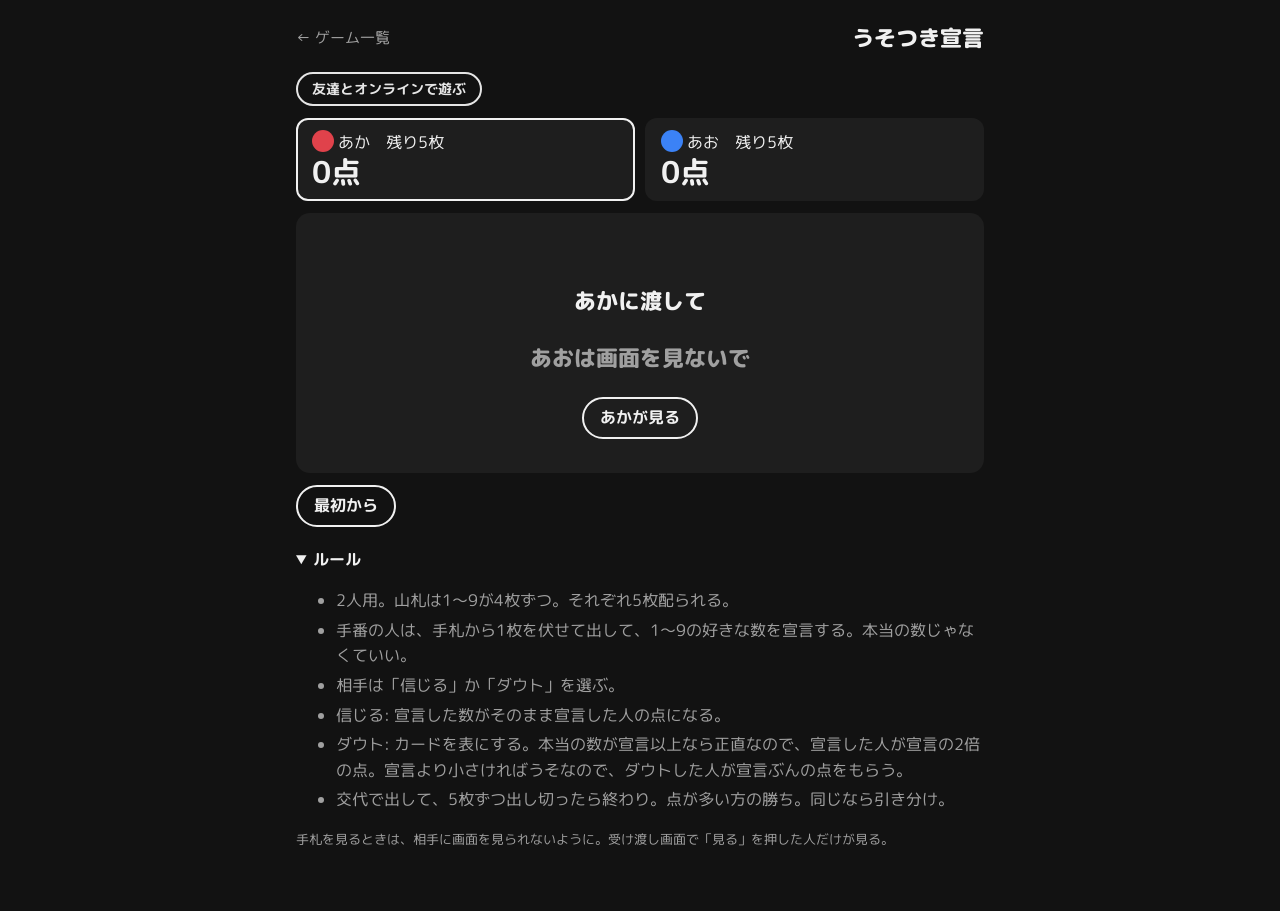
<file: liar.html>
<!doctype html>
<html lang="ja">
<head>
<meta charset="utf-8">
<meta name="viewport" content="width=device-width, initial-scale=1">
<link rel="manifest" href="manifest.json">
<link rel="icon" href="icons/favicon-32.png" sizes="32x32">
<link rel="apple-touch-icon" href="icons/apple-touch-icon.png">
<meta name="theme-color" content="#f6f3ea">
<meta name="apple-mobile-web-app-capable" content="yes">
<meta name="mobile-web-app-capable" content="yes">
<meta name="apple-mobile-web-app-title" content="ゲーム部屋">
<title>うそつき宣言</title>
<link rel="stylesheet" href="style.css">
<style>
  /* 黒い卓に白いカード。駆け引きっぽい静かな見た目 */
  :root, :root:not([data-theme="light"]) {
    --table: #121212; --board: #1e1e1e; --line: #333; --ink: #f1f1f1; --sub: #a0a0a0;
    --p1: #e0424b; --p2: #3b82f6; --ok: #e8c547;
  }
  .btn.on { color: #121212; }
  .score { display: grid; grid-template-columns: 1fr 1fr; gap: 10px; margin-bottom: 12px; }
  .score div { background: var(--board); border-radius: 12px; padding: 10px 14px; border: 2px solid transparent; }
  .score div.now { border-color: var(--ink); }
  .score b { display: block; font-size: 30px; line-height: 1.1; }
  .stage { background: var(--board); border-radius: 14px; padding: 18px 16px; min-height: 260px; }
  .stage h2 { margin: 0 0 10px; font-size: 20px; }
  .cards { display: flex; flex-wrap: wrap; gap: 8px; margin: 10px 0; }
  .card {
    width: 54px; height: 78px; border-radius: 8px; border: 2px solid #ddd; background: #fafafa; color: #111;
    font-size: 30px; font-weight: 800; display: grid; place-items: center; cursor: pointer;
    font-family: Georgia, 'Times New Roman', serif; box-shadow: 0 3px 0 #000;
  }
  .card.pick { transform: translateY(-8px); border-color: var(--ok); box-shadow: 0 3px 0 var(--ok); }
  .card.back { background: repeating-linear-gradient(45deg, #7a1f25 0 6px, #5a161b 6px 12px); border-color: #ddd; color: transparent; cursor: default; }
  .nums { display: grid; grid-template-columns: repeat(9, 1fr); gap: 6px; margin: 8px 0 14px; }
  .nums .btn { padding: 6px 0; }
  .big { font-size: 44px; font-weight: 800; }
  .log { margin-top: 14px; font-size: 14px; color: var(--sub); }
  .log li { margin: 2px 0; }
  .gate { text-align: center; padding-top: 30px; }
  .gate p { font-size: 22px; font-weight: 800; }
</style>
</head>
<body>
<div class="wrap">
  <div class="top"><a href="index.html">← ゲーム一覧</a><h1>うそつき宣言</h1></div>
  <div class="score" id="score"></div>
  <div class="stage" id="stage"></div>
  <div class="bar"><button class="btn" id="reset">最初から</button></div>
  <ol class="log" id="log"></ol>
  <details class="rules" open>
    <summary>ルール</summary>
    <ul>
      <li>2人用。山札は1〜9が4枚ずつ。それぞれ5枚配られる。</li>
      <li>手番の人は、手札から1枚を伏せて出して、1〜9の好きな数を宣言する。本当の数じゃなくていい。</li>
      <li>相手は「信じる」か「ダウト」を選ぶ。</li>
      <li>信じる: 宣言した数がそのまま宣言した人の点になる。</li>
      <li>ダウト: カードを表にする。本当の数が宣言以上なら正直なので、宣言した人が宣言の2倍の点。宣言より小さければうそなので、ダウトした人が宣言ぶんの点をもらう。</li>
      <li>交代で出して、5枚ずつ出し切ったら終わり。点が多い方の勝ち。同じなら引き分け。</li>
    </ul>
    <p class="note">手札を見るときは、相手に画面を見られないように。受け渡し画面で「見る」を押した人だけが見る。</p>
  </details>
</div>
<script src="online.js"></script>
<script>
const NAME = ['あか', 'あお'];
const stage = document.getElementById('stage');
let hands, score, turn, played, phase, pick, say, log;

function reset() {
  const deck = [];
  for (let n = 1; n <= 9; n++) for (let k = 0; k < 4; k++) deck.push(n);
  for (let i = deck.length - 1; i > 0; i--) { const j = Math.floor(Math.random() * (i + 1)); [deck[i], deck[j]] = [deck[j], deck[i]]; }
  hands = [deck.slice(0, 5).sort((a, b) => a - b), deck.slice(5, 10).sort((a, b) => a - b)];
  score = [0, 0]; turn = 0; played = 0; log = [];
  gate();
}

// 受け渡し画面。手札はここを通った本人にだけ出す
function gate() {
  phase = Online.active ? 'hand' : 'gate'; pick = null; say = null;
  draw();
}

function draw() {
  document.getElementById('score').innerHTML = [0, 1].map(p =>
    `<div class="${p === turn && phase !== 'end' ? 'now' : ''}"><span class="dot ${p ? 'p2' : 'p1'}" style="display:inline-block;vertical-align:-4px"></span> ${NAME[p]}　残り${hands[p].length}枚<b>${score[p]}点</b></div>`).join('');
  document.getElementById('log').innerHTML = log.map(t => `<li>${t}</li>`).join('');
  const me = NAME[turn], you = NAME[1 - turn];
  let s = '';
  if (phase === 'gate') {
    s = `<div class="gate"><p>${me}に渡して</p><p class="note">${you}は画面を見ないで</p><button class="btn" data-a="open">${me}が見る</button></div>`;
  } else if (phase === 'hand' && !Online.isMine(turn)) {
    s = `<div class="gate"><p>${me}がカードを選んでる…</p></div>`;
  } else if (phase === 'judge' && Online.isMine(turn) && Online.active) {
    s = `<h2>伏せて出した</h2><div class="cards"><div class="card back"></div></div><p>宣言: <span class="big">${say}</span></p><p>${you}が考えてる…</p>`;
  } else if (phase === 'hand') {
    s = `<h2>${me}の手札</h2><p class="note">伏せて出すカードを選ぶ</p><div class="cards">` +
      hands[turn].map((n, i) => `<button class="card ${pick === i ? 'pick' : ''}" data-c="${i}">${n}</button>`).join('') + `</div>` +
      `<p class="note">宣言する数を選ぶ(うそでもいい)</p><div class="nums">` +
      Array.from({ length: 9 }, (_, i) => `<button class="btn ${say === i + 1 ? 'on' : ''}" data-n="${i + 1}">${i + 1}</button>`).join('') + `</div>` +
      `<button class="btn" data-a="put" ${pick === null || say === null ? 'disabled' : ''}>伏せて出す(画面が隠れる)</button>`;
  } else if (phase === 'judge') {
    s = `<h2>${me}が1枚伏せて出した</h2><div class="cards"><div class="card back"></div></div>` +
      `<p>宣言: <span class="big">${say}</span></p><p>${you}はどうする?</p>` +
      `<div class="bar"><button class="btn" data-a="trust">信じる</button><button class="btn" data-a="doubt">ダウト</button></div>`;
  } else if (phase === 'result' || phase === 'end') {
    s = `<h2>${last.title}</h2>` + (last.card ? `<div class="cards"><div class="card">${last.card}</div></div>` : '') + `<p>${last.text}</p>`;
    if (phase === 'end') {
      const w = score[0] === score[1] ? -1 : score[0] > score[1] ? 0 : 1;
      s += `<p class="big" style="font-size:28px;color:var(--ok)">${w < 0 ? '引き分け' : NAME[w] + 'の勝ち'}(${score[0]} 対 ${score[1]})</p>`;
    } else s += `<button class="btn" data-a="next">次へ</button>`;
  }
  stage.innerHTML = s;
  Online.sync();
}

let last = {};
function judge(doubt) {
  const me = turn, you = 1 - turn, card = hands[me].splice(pick, 1)[0];
  played++;
  if (!doubt) {
    score[me] += say;
    last = { title: `${NAME[you]}は信じた`, text: `${NAME[me]}に${say}点。本当のカードは誰にも分からない。` };
    log.push(`${NAME[me]}「${say}」→ 信じた。${NAME[me]} +${say}`);
  } else if (card >= say) {
    score[me] += say * 2;
    last = { title: 'ダウト! 結果は正直', card, text: `本当は${card}。${NAME[me]}に宣言の2倍の${say * 2}点。` };
    log.push(`${NAME[me]}「${say}」→ ダウト。本当は${card}で正直。${NAME[me]} +${say * 2}`);
  } else {
    score[you] += say;
    last = { title: 'ダウト! 結果はうそ', card, text: `本当は${card}。見破った${NAME[you]}に${say}点。` };
    log.push(`${NAME[me]}「${say}」→ ダウト。本当は${card}でうそ。${NAME[you]} +${say}`);
  }
  phase = played === 10 ? 'end' : 'result';
  draw();
}

stage.addEventListener('click', e => {
  const b = e.target.closest('button');
  if (!b || !Online.canAct()) return;
  if (b.dataset.c !== undefined) { pick = +b.dataset.c; draw(); }
  else if (b.dataset.n) { say = +b.dataset.n; draw(); }
  else if (b.dataset.a === 'open') { phase = 'hand'; draw(); }
  else if (b.dataset.a === 'put') { phase = 'judge'; draw(); }
  else if (b.dataset.a === 'trust') judge(false);
  else if (b.dataset.a === 'doubt') judge(true);
  else if (b.dataset.a === 'next') { turn = 1 - turn; gate(); }
});
document.getElementById('reset').onclick = reset;
Online.init({ game: 'liar', names: NAME,
  getState: () => ({ hands, score, turn, played, phase, pick, say, log, last }),
  setState: s => { ({ hands, score, turn, played, phase, pick, say, log, last } = s); draw(); },
  onConnect: () => { if (phase === 'gate') phase = 'hand'; draw(); },
  turn: () => phase === 'hand' ? turn : phase === 'judge' ? 1 - turn : null });
reset();
</script>
</body>
</html>
</file>
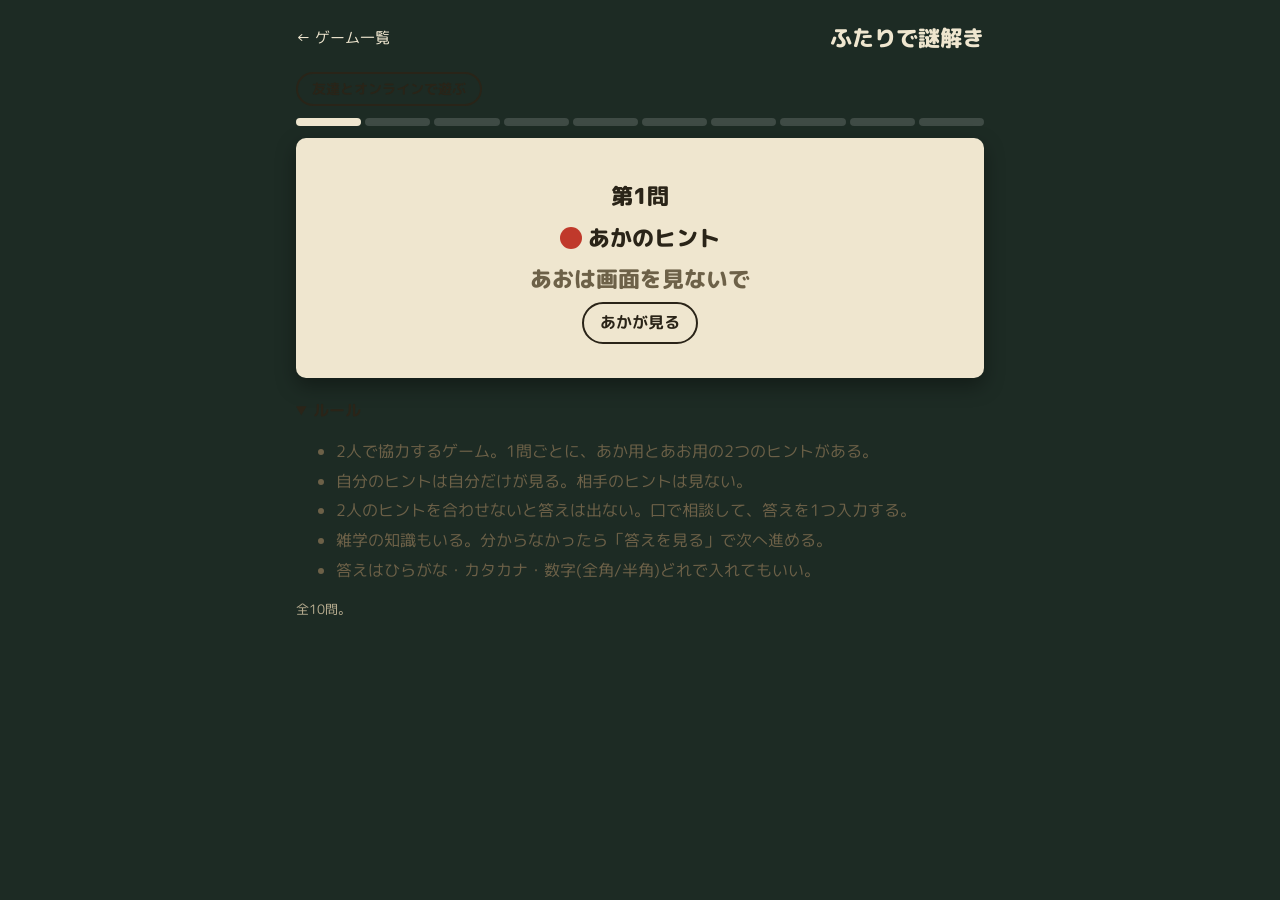
<file: nazo.html>
<!doctype html>
<html lang="ja">
<head>
<meta charset="utf-8">
<meta name="viewport" content="width=device-width, initial-scale=1">
<link rel="manifest" href="manifest.json">
<link rel="icon" href="icons/favicon-32.png" sizes="32x32">
<link rel="apple-touch-icon" href="icons/apple-touch-icon.png">
<meta name="theme-color" content="#f6f3ea">
<meta name="apple-mobile-web-app-capable" content="yes">
<meta name="mobile-web-app-capable" content="yes">
<meta name="apple-mobile-web-app-title" content="ゲーム部屋">
<title>ふたりで謎解き</title>
<link rel="stylesheet" href="style.css">
<style>
  /* 脱出ゲームの封筒っぽい見た目。ヒントは封筒の中 */
  :root, :root:not([data-theme="light"]) {
    --table: #1d2b24; --board: #efe6cf; --line: #b8a67a; --ink: #2a2418; --sub: #6d6148;
    --p1: #c0392b; --p2: #2c6e9b; --ok: #2e7d4f;
  }
  .top a, .top h1 { color: #efe6cf; }
  .card { background: var(--board); border-radius: 10px; padding: 18px 16px; box-shadow: 0 8px 20px rgba(0,0,0,.35); }
  .card h2 { margin: 0 0 8px; font-size: 20px; }
  .env { border: 2px solid var(--line); border-radius: 8px; padding: 14px; margin: 10px 0; background: #fbf6e6; position: relative; }
  .env::before { content: attr(data-who); position: absolute; top: -12px; left: 12px; background: var(--board); padding: 0 6px; font-weight: 800; font-size: 13px; }
  .env.a::before { color: var(--p1); } .env.b::before { color: var(--p2); }
  .env p { margin: 0; font-size: 18px; }
  .progress { display: flex; gap: 4px; margin: 0 0 12px; }
  .progress span { flex: 1; height: 8px; border-radius: 4px; background: rgba(255,255,255,.15); }
  .progress span.ok { background: var(--ok); } .progress span.miss { background: #8a7a5a; } .progress span.now { background: #efe6cf; }
  input[type=text] { width: 100%; font: inherit; font-size: 20px; padding: 8px 10px; border-radius: 8px; border: 2px solid var(--line); background: #fffdf5; color: var(--ink); }
  .gate { text-align: center; padding: 16px 0; }
  .gate p { font-size: 22px; font-weight: 800; margin: 6px 0; }
  .res { font-weight: 800; font-size: 20px; margin: 10px 0; }
  .res.ok { color: var(--ok); } .res.ng { color: var(--p1); }
  .rules, .rules summary { color: #d9ceb2; }
</style>
</head>
<body>
<div class="wrap">
  <div class="top"><a href="index.html">← ゲーム一覧</a><h1>ふたりで謎解き</h1></div>
  <div class="progress" id="prog"></div>
  <div class="card" id="card"></div>
  <details class="rules" open>
    <summary>ルール</summary>
    <ul>
      <li>2人で協力するゲーム。1問ごとに、あか用とあお用の2つのヒントがある。</li>
      <li>自分のヒントは自分だけが見る。相手のヒントは見ない。</li>
      <li>2人のヒントを合わせないと答えは出ない。口で相談して、答えを1つ入力する。</li>
      <li>雑学の知識もいる。分からなかったら「答えを見る」で次へ進める。</li>
      <li>答えはひらがな・カタカナ・数字(全角/半角)どれで入れてもいい。</li>
    </ul>
    <p class="note" style="color:#b8ad90">全10問。</p>
  </details>
</div>
<script src="online.js"></script>
<script>
// 問題。a があか用ヒント、b があお用ヒント、ans が正解(いくつ書いてもいい)
// memo は答えの根拠
const QUESTIONS = [
  { a: '東京スカイツリーの高さは何メートル?', b: '相手の答えから、1年(うるう年じゃない)の日数を引くと?', ans: ['269'], memo: 'スカイツリー634m − 365日 = 269' },
  { a: 'サッカーは1チーム何人で試合をする?', b: '野球で守るのは1チーム何人? 相手の答えと足すと?', ans: ['20'], memo: 'サッカー11人 + 野球9人 = 20' },
  { a: '日本では、虹は何色と言われる?', b: '1週間は何日? 相手の答えとかけ算すると?', ans: ['49'], memo: '虹7色 × 7日 = 49' },
  { a: 'オリンピックのマークに輪はいくつある?', b: '「あ」から、相手の数だけ50音を進めると何の字?(「あ」の次の「い」が1つ目)', ans: ['か'], memo: '五輪マーク5つ。あ→い→う→え→お→か' },
  { a: '円周率を小数第2位まで言うと?', b: '相手の答えを100倍すると?', ans: ['314'], memo: '3.14 × 100 = 314' },
  { a: '日本の都道府県はいくつ?', b: 'アメリカの州はいくつ? そこから相手の答えを引くと?', ans: ['3'], memo: 'アメリカ50州 − 47都道府県 = 3' },
  { a: 'ふつうのピアノ(グランドピアノ)の鍵盤はいくつ?', b: '相手の答えを8で割ると?', ans: ['11'], memo: '88鍵 ÷ 8 = 11' },
  { a: '大人の人間の骨は、だいたい何本と言われる?', b: '相手の答えの、百の位と一の位を足すと?', ans: ['8'], memo: '成人の骨は約206本。2 + 6 = 8' },
  { a: '1ダースはいくつ?', b: '十二支で、相手の数の番目にいる動物は?(1番目はねずみ)', ans: ['いのしし', 'い', '亥', '猪'], memo: '1ダース12。十二支の12番目は亥(いのしし)' },
  { a: '太陽系で、太陽に一番近い惑星は?', b: '相手の答えの1文字目の漢字を使った曜日は何曜日?', ans: ['水曜日', 'すいようび', '水曜', 'すいよう'], memo: '水星。水曜日' },
];
const NAME = ['あか', 'あお'];
const card = document.getElementById('card');
let q, phase, results, input, lastOk;

function reset() { q = 0; results = []; startQ(); }
function startQ() { phase = Online.active ? 'answer' : 'gateA'; input = ''; lastOk = null; draw(); }

// 表記ゆれを吸収: 全角半角をそろえて、カタカナをひらがなに、空白を消す
function norm(s) {
  return s.normalize('NFKC').toLowerCase().replace(/\s/g, '')
    .replace(/[ァ-ヶ]/g, c => String.fromCharCode(c.charCodeAt(0) - 0x60));
}

function draw() {
  document.getElementById('prog').innerHTML = QUESTIONS.map((_, i) =>
    `<span class="${i < results.length ? (results[i] ? 'ok' : 'miss') : i === q ? 'now' : ''}"></span>`).join('');
  const Q = QUESTIONS[q];
  let s = '';
  if (phase === 'end') {
    const n = results.filter(Boolean).length;
    s = `<h2>おしまい</h2><p class="res ok">${QUESTIONS.length}問中 ${n}問 正解</p><button class="btn" data-a="reset">もう一度</button>`;
  } else if (phase === 'gateA' || phase === 'gateB') {
    const p = phase === 'gateA' ? 0 : 1;
    s = `<div class="gate"><p>第${q + 1}問</p><p><span class="dot ${p ? 'p2' : 'p1'}" style="display:inline-block;vertical-align:-3px"></span> ${NAME[p]}のヒント</p><p class="note">${NAME[1 - p]}は画面を見ないで</p><button class="btn" data-a="see">${NAME[p]}が見る</button></div>`;
  } else if (phase === 'hintA' || phase === 'hintB') {
    const p = phase === 'hintA' ? 0 : 1;
    s = `<h2>第${q + 1}問 ${NAME[p]}のヒント</h2><div class="env ${p ? 'b' : 'a'}" data-who="${NAME[p]}だけ"><p>${p ? Q.b : Q.a}</p></div>` +
      `<p class="note">覚えたら隠す。内容は口で伝えてもいい。</p><button class="btn" data-a="hide">見終わった(隠す)</button>`;
  } else if (phase === 'answer') {
    const mine = Online.active ? Online.me : null;
    s = `<h2>第${q + 1}問 答え</h2>` +
      (mine !== null ? `<div class="env ${mine ? 'b' : 'a'}" data-who="${NAME[mine]}だけのヒント"><p>${mine ? Q.b : Q.a}</p></div><p class="note">相手のヒントは相手にしか見えない。通話やチャットで伝え合って、答えを入れる。どっちが答えてもいい。</p>`
        : `<p class="note">2人で相談して、答えを入れる。</p>`) +
      `<input type="text" id="ans" value="${input.replace(/"/g, '&quot;')}" placeholder="答え" autocomplete="off">` +
      (lastOk === false ? `<p class="res ng">ちがうみたい。もう一回考えてみて。</p>` : '') +
      `<div class="bar"><button class="btn" data-a="check">答える</button>` +
      (mine === null ? `<button class="btn" data-a="againA">あかがもう一度見る</button><button class="btn" data-a="againB">あおがもう一度見る</button>` : '') +
      `<button class="btn" data-a="give">答えを見る</button></div>`;
  } else if (phase === 'result') {
    s = `<h2>第${q + 1}問</h2><p class="res ${results[q] ? 'ok' : 'ng'}">${results[q] ? '正解!' : '答えを見た'}</p>` +
      `<div class="env a" data-who="あかのヒント"><p>${Q.a}</p></div><div class="env b" data-who="あおのヒント"><p>${Q.b}</p></div>` +
      `<p>答え: <b>${Q.ans[0]}</b><br><span class="note">${Q.memo}</span></p>` +
      `<button class="btn" data-a="next">${q + 1 < QUESTIONS.length ? '次の問題へ' : '結果を見る'}</button>`;
  }
  card.innerHTML = s;
  Online.sync();
  const box = document.getElementById('ans');
  if (box) { box.focus(); box.oninput = () => input = box.value; box.onkeydown = e => { if (e.key === 'Enter') check(); }; }
}

function check() {
  if (!input.trim()) return;
  if (QUESTIONS[q].ans.some(a => norm(a) === norm(input))) { results[q] = true; phase = 'result'; }
  else lastOk = false;
  draw();
}

let back = 'answer';
card.addEventListener('click', e => {
  const a = e.target.closest('button')?.dataset.a;
  if (!a) return;
  if (a === 'see') phase = phase === 'gateA' ? 'hintA' : 'hintB';
  else if (a === 'hide') {
    // 最初はあか→あおの順に回す。「もう一度見る」のときは答え画面に戻る
    phase = phase === 'hintA' && back !== 'again' ? 'gateB' : 'answer';
    back = 'answer';
  }
  else if (a === 'check') return check();
  else if (a === 'againA') { phase = 'gateA'; back = 'again'; }
  else if (a === 'againB') { phase = 'gateB'; back = 'again'; }
  else if (a === 'give') { if (!confirm('答えを見る?')) return; results[q] = false; phase = 'result'; }
  else if (a === 'next') { q++; if (q >= QUESTIONS.length) phase = 'end'; else return startQ(); }
  else if (a === 'reset') return reset();
  draw();
});
Online.init({ game: 'nazo', names: NAME,
  getState: () => ({ q, phase, results }),
  setState: s => { ({ q, phase, results } = s); lastOk = null; draw(); },
  onConnect: () => { if (/^(gate|hint)/.test(phase)) phase = 'answer'; draw(); },
  turn: () => null });
reset();
</script>
</body>
</html>
</file>
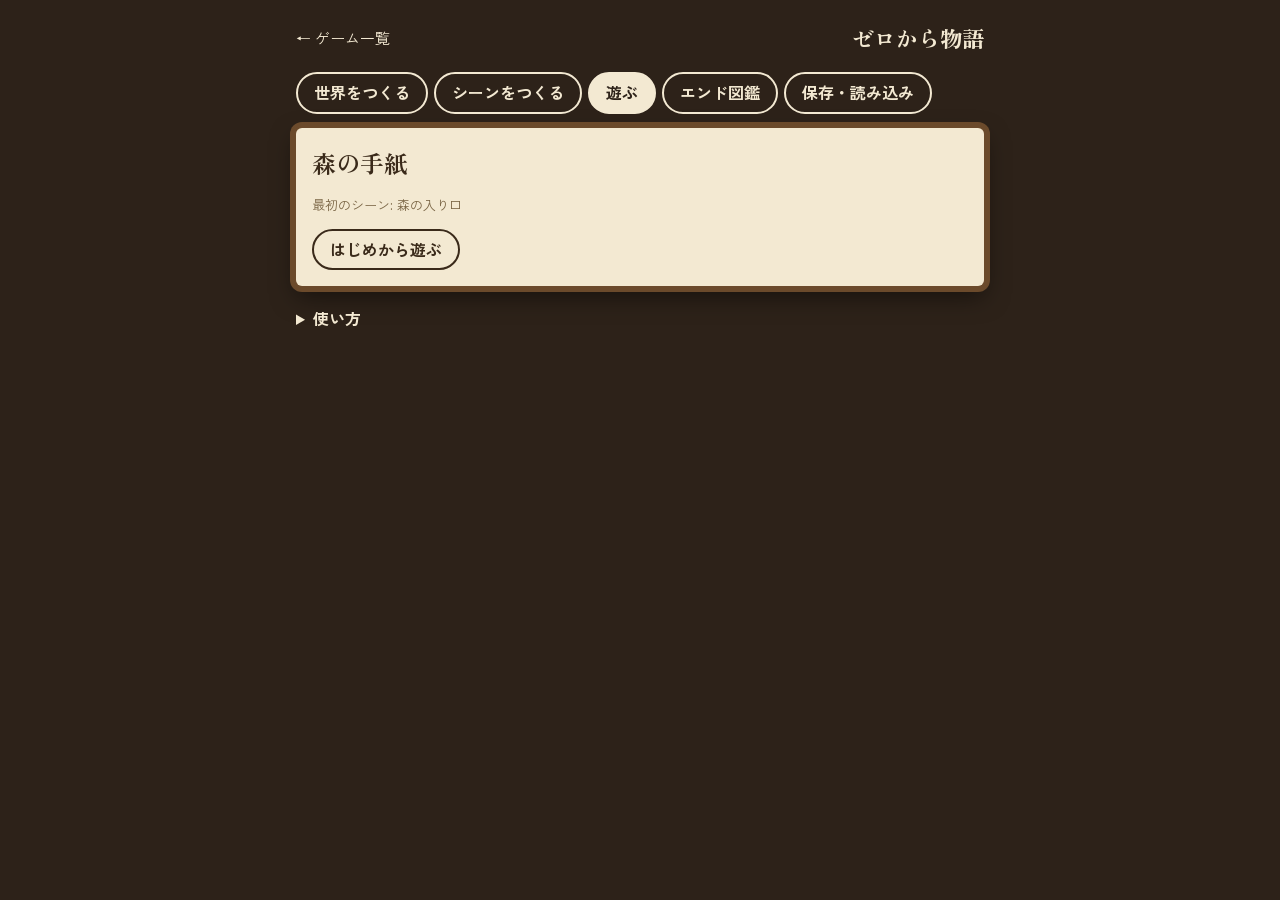
<file: sousaku.html>
<!doctype html>
<html lang="ja">
<head>
<meta charset="utf-8">
<meta name="viewport" content="width=device-width, initial-scale=1">
<link rel="manifest" href="manifest.json">
<link rel="icon" href="icons/favicon-32.png" sizes="32x32">
<link rel="apple-touch-icon" href="icons/apple-touch-icon.png">
<meta name="theme-color" content="#f6f3ea">
<meta name="apple-mobile-web-app-capable" content="yes">
<meta name="mobile-web-app-capable" content="yes">
<meta name="apple-mobile-web-app-title" content="ゲーム部屋">
<title>ゼロから物語</title>
<link rel="stylesheet" href="style.css">
<link rel="stylesheet" href="https://fonts.googleapis.com/css2?family=Zen+Kaku+Gothic+New:wght@400;700&family=Zen+Old+Mincho:wght@700&display=swap">
<style>
  /* 古い冒険の書みたいな、紙と革の見た目 */
  :root, :root:not([data-theme="light"]) {
    --table: #2d2219; --board: #f3e9d2; --line: #c9b58c; --ink: #3a2a1a; --sub: #7a6545;
    --p1: #8c2f1b; --p2: #2f5d62; --ok: #2f7a3a;
  }
  body { font-family: 'Zen Kaku Gothic New', 'M PLUS Rounded 1c', sans-serif; color: #f3e9d2; }
  .top a, .top h1 { color: #f3e9d2; }
  .top h1 { font-family: 'Zen Old Mincho', serif; }
  .book { background: var(--board); color: var(--ink); border-radius: 6px; padding: 16px; box-shadow: 0 0 0 6px #6b4a2b, 0 10px 24px rgba(0,0,0,.5); }
  .tabs { display: flex; gap: 6px; margin-bottom: 14px; flex-wrap: wrap; }
  .tabs .btn { border-color: #f3e9d2; color: #f3e9d2; }
  .tabs .btn.on { background: #f3e9d2; color: #2d2219; }
  .book .btn { border-color: var(--ink); color: var(--ink); }
  .book .btn.on { background: var(--ink); color: var(--board); }
  label { display: block; font-weight: 700; margin: 10px 0 4px; }
  input[type=text], textarea, select {
    width: 100%; font: inherit; color: var(--ink); background: #fffaf0; border: 1.5px solid var(--line); border-radius: 6px; padding: 6px 8px;
  }
  textarea { min-height: 90px; resize: vertical; }
  .row { display: flex; gap: 6px; align-items: center; margin: 6px 0; flex-wrap: wrap; }
  .row > * { flex: 1 1 120px; }
  .row .btn { flex: 0 0 auto; }
  .list { display: flex; flex-wrap: wrap; gap: 6px; margin: 6px 0; }
  .chip { border: 1.5px solid var(--line); border-radius: 999px; padding: 2px 10px; background: #fffaf0; cursor: pointer; font-size: 14px; }
  .chip.on { background: var(--ink); color: var(--board); border-color: var(--ink); }
  .chip.end { border-color: var(--p1); color: var(--p1); }
  .choice { border: 1.5px dashed var(--line); border-radius: 8px; padding: 8px; margin: 8px 0; }
  .warn { color: var(--p1); font-size: 13px; font-weight: 700; }
  .play h2 { font-family: 'Zen Old Mincho', serif; margin: 0 0 8px; }
  .play .text { white-space: pre-wrap; line-height: 1.9; font-size: 17px; }
  .play .opts { display: grid; gap: 8px; margin-top: 16px; }
  .play .opts .btn { text-align: left; border-radius: 8px; }
  .bag { font-size: 13px; color: var(--sub); margin-top: 12px; }
  .endcard { text-align: center; border: 2px solid var(--p1); border-radius: 8px; padding: 10px; margin-top: 16px; color: var(--p1); font-weight: 700; }
  .note { color: var(--sub); }
  .memo-sec { border-top: 1px solid var(--line); padding-top: 8px; margin-top: 12px; }
</style>
</head>
<body>
<div class="wrap">
  <div class="top"><a href="index.html">← ゲーム一覧</a><h1>ゼロから物語</h1></div>
  <div class="tabs" id="tabs">
    <button class="btn" data-t="world">世界をつくる</button>
    <button class="btn" data-t="scene">シーンをつくる</button>
    <button class="btn" data-t="play">遊ぶ</button>
    <button class="btn" data-t="ends">エンド図鑑</button>
    <button class="btn" data-t="file">保存・読み込み</button>
  </div>
  <div class="book" id="book"></div>
  <details class="rules">
    <summary style="color:#f3e9d2">使い方</summary>
    <ul style="color:#e3d6b8">
      <li>「世界をつくる」で、キャラ・スキル・アイテムを好きなだけ書く。</li>
      <li>「シーンをつくる」で、場面の文章と選択肢を書く。選択肢ごとに、次に行くシーンを決める。</li>
      <li>選択肢で「アイテムをもらう」「このアイテムがないと選べない」も決められる。</li>
      <li>シーンを「エンド」にすると、そこで物語が終わる。エンドはいくつ作ってもいい。</li>
      <li>「遊ぶ」で最初のシーンから遊べる。たどり着いたエンドは図鑑に残る。</li>
      <li>書いたものはこのブラウザに自動で保存される。別のブラウザやPCでは消えて見えるので、大事なものは「保存・読み込み」からファイルに書き出しておく。</li>
    </ul>
  </details>
</div>
<script>
const KEY = 'koko-sousaku-v1';
const SAMPLE = {
  title: '森の手紙',
  chars: [{ name: 'ルカ', about: '郵便屋の見習い。方向音痴。' }],
  skills: [{ name: '口笛', about: '森の動物が少しだけ言うことを聞く。' }],
  items: [{ name: '古い地図', about: '端が破れてる。' }, { name: '木の実', about: 'リスの好物。' }],
  start: 's1',
  scenes: [
    { id: 's1', title: '森の入り口', text: 'ルカは森の奥の家に手紙を届けることになった。\n道は二つに分かれている。', end: false,
      choices: [{ label: '明るい道を行く', to: 's2', give: '木の実', need: '' }, { label: '暗い道を行く', to: 's3', give: '', need: '' }] },
    { id: 's2', title: 'リスの広場', text: '木の実を持ったルカのまわりに、リスが集まってきた。', end: false,
      choices: [{ label: '木の実をあげて道を聞く', to: 's4', give: '', need: '木の実' }, { label: 'そのまま進む', to: 's3', give: '', need: '' }] },
    { id: 's3', title: '迷子', text: 'ぐるぐる歩いたら、入り口に戻ってきてしまった。\n手紙は明日届けよう。', end: true, choices: [] },
    { id: 's4', title: '森の奥の家', text: 'リスの案内で、ルカはちゃんと手紙を届けられた。\nおばあさんがお茶を入れてくれた。', end: true, choices: [] },
  ],
};

let data, tab = 'play', cur = null, run = null;
function load() {
  try { const s = localStorage.getItem(KEY); data = s ? JSON.parse(s) : null; } catch (e) { data = null; }
  if (!data || !data.scenes) data = JSON.parse(JSON.stringify(SAMPLE));
  data.seen = data.seen || [];
}
function save() { try { localStorage.setItem(KEY, JSON.stringify(data)); } catch (e) {} }
const esc = s => String(s ?? '').replace(/[&<>"]/g, c => ({ '&': '&amp;', '<': '&lt;', '>': '&gt;', '"': '&quot;' }[c]));
const sc = id => data.scenes.find(s => s.id === id);
const newId = () => 's' + Date.now().toString(36) + Math.floor(Math.random() * 99);
const book = document.getElementById('book');

function worldView() {
  const part = (key, label, ph) => `<div class="memo-sec"><label>${label}</label>` +
    data[key].map((x, i) => `<div class="row"><input type="text" data-k="${key}" data-i="${i}" data-f="name" value="${esc(x.name)}" placeholder="名前">` +
      `<input type="text" data-k="${key}" data-i="${i}" data-f="about" value="${esc(x.about)}" placeholder="${ph}"><button class="btn" data-del="${key}" data-i="${i}">消す</button></div>`).join('') +
    `<button class="btn" data-add="${key}">+ ${label}を足す</button></div>`;
  return `<label>物語のタイトル</label><input type="text" id="title" value="${esc(data.title)}">` +
    part('chars', 'キャラ', 'どんな人?') + part('skills', 'スキル', '何ができる?') + part('items', 'アイテム', 'どんな物?') +
    `<p class="note">アイテムは、シーンの選択肢で「もらう」「必要」に使える。</p>`;
}

function sceneView() {
  if (!cur || !sc(cur)) cur = data.start;
  const s = sc(cur);
  let h = `<div class="list">` + data.scenes.map(x => `<span class="chip ${x.id === cur ? 'on' : ''} ${x.end ? 'end' : ''}" data-open="${x.id}">${x.id === data.start ? '▶ ' : ''}${esc(x.title || '(無題)')}${x.end ? '(エンド)' : ''}</span>`).join('') +
    `<span class="chip" data-new="1">+ 新しいシーン</span></div>`;
  if (!s) return h;
  const itemOpts = sel => `<option value="">なし</option>` + data.items.map(it => `<option ${it.name === sel ? 'selected' : ''}>${esc(it.name)}</option>`).join('');
  const sceneOpts = sel => `<option value="">(まだ決めてない)</option>` + data.scenes.map(x => `<option value="${x.id}" ${x.id === sel ? 'selected' : ''}>${esc(x.title || '(無題)')}</option>`).join('') + `<option value="__new">+ 新しいシーンを作る</option>`;
  h += `<label>シーンの名前</label><input type="text" data-s="title" value="${esc(s.title)}">` +
    `<label>文章</label><textarea data-s="text">${esc(s.text)}</textarea>` +
    `<div class="row"><label style="flex:0 0 auto"><input type="checkbox" data-s="end" ${s.end ? 'checked' : ''}> ここで終わり(エンド)</label>` +
    `<button class="btn" data-start="1" ${data.start === s.id ? 'disabled' : ''}>最初のシーンにする</button>` +
    `<button class="btn" data-delscene="1" ${data.scenes.length < 2 ? 'disabled' : ''}>このシーンを消す</button></div>`;
  if (!s.end) {
    h += `<label>選択肢</label>` + s.choices.map((c, i) => {
      const broken = c.to && !sc(c.to);
      return `<div class="choice"><input type="text" data-c="${i}" data-f="label" value="${esc(c.label)}" placeholder="選択肢の文">` +
        `<div class="row"><span style="flex:0 0 auto">行き先</span><select data-c="${i}" data-f="to">${sceneOpts(c.to)}</select></div>` +
        (broken ? `<p class="warn">行き先のシーンが消えてる。選び直して。</p>` : !c.to ? `<p class="warn">行き先が決まってない。</p>` : '') +
        `<div class="row"><span style="flex:0 0 auto">もらう</span><select data-c="${i}" data-f="give">${itemOpts(c.give)}</select>` +
        `<span style="flex:0 0 auto">必要</span><select data-c="${i}" data-f="need">${itemOpts(c.need)}</select>` +
        `<button class="btn" data-delc="${i}">消す</button></div></div>`;
    }).join('') + `<button class="btn" data-addc="1">+ 選択肢を足す</button>`;
  }
  return h;
}

function playView() {
  if (!run) return `<div class="play"><h2>${esc(data.title)}</h2><p class="note">最初のシーン: ${esc(sc(data.start)?.title || 'なし')}</p><button class="btn" data-go="1">はじめから遊ぶ</button></div>`;
  const s = sc(run.at);
  if (!s) return `<div class="play"><p class="warn">行き先のシーンがない。「シーンをつくる」で直して。</p><button class="btn" data-go="1">はじめから</button></div>`;
  let h = `<div class="play"><h2>${esc(s.title)}</h2><div class="text">${esc(s.text)}</div>`;
  if (s.end) {
    if (!data.seen.includes(s.id)) { data.seen.push(s.id); save(); }
    const total = data.scenes.filter(x => x.end).length;
    h += `<div class="endcard">END「${esc(s.title)}」<br><small>見つけたエンド ${data.seen.filter(id => sc(id)?.end).length} / ${total}</small></div>` +
      `<div class="opts"><button class="btn" data-go="1">はじめから</button></div>`;
  } else {
    h += `<div class="opts">` + s.choices.map((c, i) => {
      const lock = c.need && !run.bag.includes(c.need);
      return `<button class="btn" data-pick="${i}" ${lock || !sc(c.to) ? 'disabled' : ''}>${esc(c.label || '…')}${lock ? `(${esc(c.need)}が必要)` : ''}</button>`;
    }).join('') + `</div>`;
    if (!s.choices.length) h += `<p class="warn">選択肢がない。</p>`;
  }
  h += `<p class="bag">持ち物: ${run.bag.length ? run.bag.map(esc).join('、') : 'なし'}</p></div>`;
  return h;
}

function endsView() {
  const ends = data.scenes.filter(x => x.end);
  return `<h2 style="margin-top:0">エンド図鑑</h2><p class="note">${data.seen.filter(id => sc(id)?.end).length} / ${ends.length} 見つけた</p><div class="list">` +
    ends.map(e => data.seen.includes(e.id) ? `<span class="chip end">${esc(e.title)}</span>` : `<span class="chip">？？？</span>`).join('') +
    `</div><button class="btn" data-clearseen="1">図鑑をリセット</button>`;
}

function fileView() {
  return `<p>今の物語をファイルに書き出したり、書き出したファイルを読み込んだりできる。</p>` +
    `<div class="bar"><button class="btn" data-export="1">ファイルに書き出す</button>` +
    `<label class="btn" style="margin:0;font-weight:700">ファイルを読み込む<input type="file" accept=".json,application/json" id="imp" hidden></label></div>` +
    `<div class="bar"><button class="btn" data-sample="1">見本の物語に戻す</button><button class="btn" data-blank="1">まっさらから始める</button></div>` +
    `<p class="note">読み込みや「戻す」「まっさら」をすると、今書いてるものは上書きされる。先に書き出しておくと安心。</p>`;
}

function draw() {
  document.querySelectorAll('#tabs .btn').forEach(b => b.classList.toggle('on', b.dataset.t === tab));
  book.innerHTML = { world: worldView, scene: sceneView, play: playView, ends: endsView, file: fileView }[tab]();
}

document.getElementById('tabs').onclick = e => { const t = e.target.dataset.t; if (t) { tab = t; if (t === 'play') run = null; draw(); } };

book.addEventListener('input', e => {
  const t = e.target;
  if (t.id === 'title') data.title = t.value;
  else if (t.dataset.k) data[t.dataset.k][+t.dataset.i][t.dataset.f] = t.value;
  else if (t.dataset.s && t.type !== 'checkbox') sc(cur)[t.dataset.s] = t.value;
  else if (t.dataset.c !== undefined && t.tagName === 'INPUT') sc(cur).choices[+t.dataset.c][t.dataset.f] = t.value;
  save();
});

book.addEventListener('change', e => {
  const t = e.target;
  if (t.dataset.s === 'end') { sc(cur).end = t.checked; save(); draw(); }
  else if (t.dataset.c !== undefined && t.tagName === 'SELECT') {
    const c = sc(cur).choices[+t.dataset.c];
    if (t.value === '__new') {
      const id = newId(); data.scenes.push({ id, title: '新しいシーン', text: '', end: false, choices: [] }); c.to = id;
    } else c[t.dataset.f] = t.value;
    save(); draw();
  } else if (t.id === 'imp' && t.files[0]) {
    t.files[0].text().then(txt => {
      try { const d = JSON.parse(txt); if (!d.scenes || !d.start) throw 0; data = d; data.seen = data.seen || []; save(); cur = null; alert('読み込んだ'); draw(); }
      catch (err) { alert('このファイルは読み込めなかった'); }
    });
  }
});

book.addEventListener('click', e => {
  const d = e.target.closest('[data-add],[data-del],[data-open],[data-new],[data-start],[data-delscene],[data-addc],[data-delc],[data-go],[data-pick],[data-clearseen],[data-export],[data-sample],[data-blank]')?.dataset;
  if (!d) return;
  if (d.add) data[d.add].push({ name: '', about: '' });
  else if (d.del) data[d.del].splice(+d.i, 1);
  else if (d.open) cur = d.open;
  else if (d.new) { const id = newId(); data.scenes.push({ id, title: '新しいシーン', text: '', end: false, choices: [] }); cur = id; }
  else if (d.start) data.start = cur;
  else if (d.delscene) {
    if (!confirm('このシーンを消す?')) return;
    data.scenes = data.scenes.filter(s => s.id !== cur);
    if (data.start === cur) data.start = data.scenes[0].id;
    cur = data.start;
  }
  else if (d.addc) sc(cur).choices.push({ label: '', to: '', give: '', need: '' });
  else if (d.delc) sc(cur).choices.splice(+d.delc, 1);
  else if (d.go) run = { at: data.start, bag: [] };
  else if (d.pick !== undefined) {
    const c = sc(run.at).choices[+d.pick];
    if (c.give && !run.bag.includes(c.give)) run.bag.push(c.give);
    run.at = c.to;
  }
  else if (d.clearseen) { if (!confirm('図鑑をリセットする?')) return; data.seen = []; }
  else if (d.export) {
    const a = document.createElement('a');
    a.href = URL.createObjectURL(new Blob([JSON.stringify(data, null, 2)], { type: 'application/json' }));
    a.download = (data.title || 'monogatari') + '.json'; a.click(); return;
  }
  else if (d.sample) { if (!confirm('見本の物語に戻す? 今のものは消える')) return; data = JSON.parse(JSON.stringify(SAMPLE)); data.seen = []; cur = null; }
  else if (d.blank) {
    if (!confirm('まっさらにする? 今のものは消える')) return;
    data = { title: '新しい物語', chars: [], skills: [], items: [], start: 's1', scenes: [{ id: 's1', title: 'はじまり', text: '', end: false, choices: [] }], seen: [] }; cur = null;
  }
  save(); draw();
});

load(); draw();
</script>
</body>
</html>
</file>
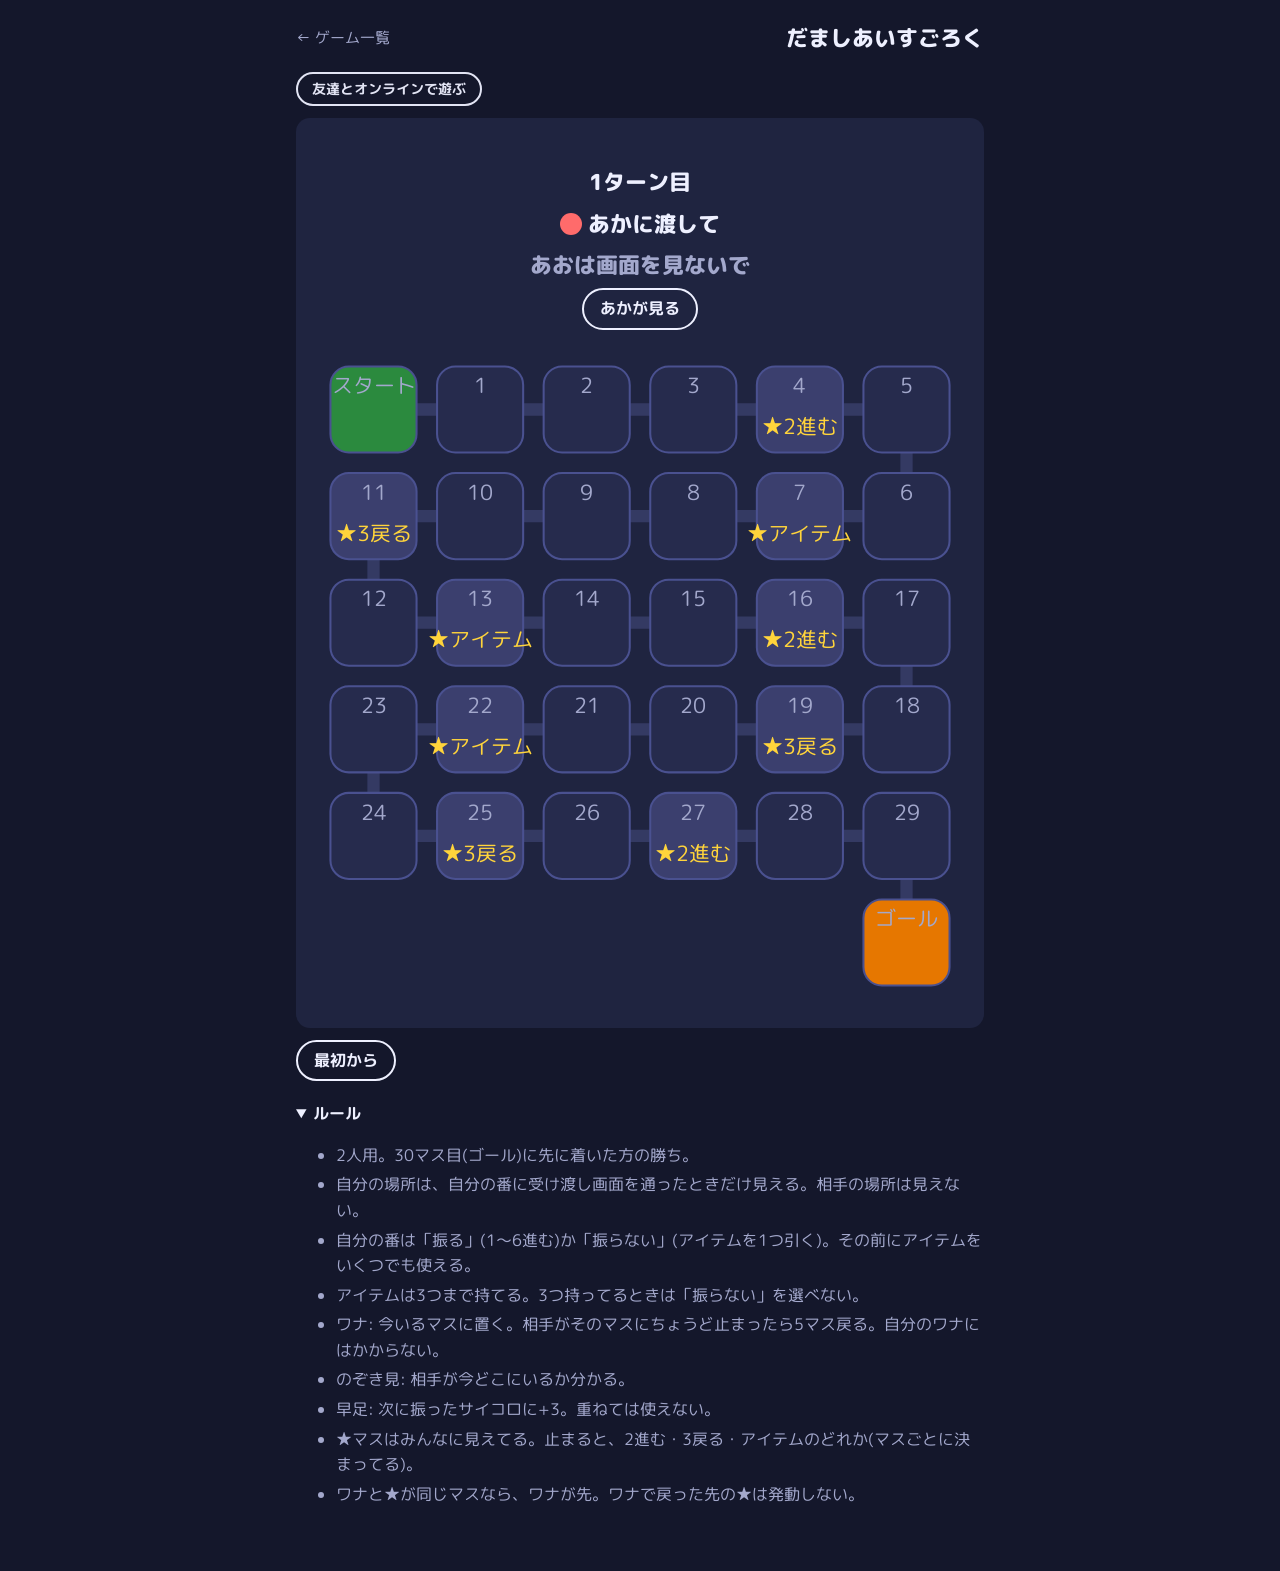
<file: sugoroku.html>
<!doctype html>
<html lang="ja">
<head>
<meta charset="utf-8">
<meta name="viewport" content="width=device-width, initial-scale=1">
<link rel="manifest" href="manifest.json">
<link rel="icon" href="icons/favicon-32.png" sizes="32x32">
<link rel="apple-touch-icon" href="icons/apple-touch-icon.png">
<meta name="theme-color" content="#f6f3ea">
<meta name="apple-mobile-web-app-capable" content="yes">
<meta name="mobile-web-app-capable" content="yes">
<meta name="apple-mobile-web-app-title" content="ゲーム部屋">
<title>だましあいすごろく</title>
<link rel="stylesheet" href="style.css">
<style>
  /* 夜の街の地図っぽい見た目。自分の駒だけ光る */
  :root, :root:not([data-theme="light"]) {
    --table: #14172b; --board: #1f2440; --line: #343a63; --ink: #eef0ff; --sub: #a3a8cc;
    --p1: #ff6b6b; --p2: #4dabf7; --ok: #ffd43b;
  }
  .btn.on { color: #14172b; }
  .stage { background: var(--board); border-radius: 14px; padding: 16px; }
  .stage h2 { margin: 0 0 6px; font-size: 20px; }
  .stage svg { display: block; width: 100%; height: auto; margin: 8px 0; }
  .gate { text-align: center; padding: 24px 0 10px; }
  .gate p { font-size: 22px; font-weight: 800; margin: 6px 0; }
  .items { display: flex; flex-wrap: wrap; gap: 8px; margin: 8px 0; }
  .item { border: 2px solid var(--ink); border-radius: 10px; padding: 6px 10px; background: transparent; cursor: pointer; text-align: left; }
  .item small { display: block; color: var(--sub); font-size: 12px; }
  .item:disabled { opacity: .35; cursor: default; }
  .msg { background: rgba(255,255,255,.06); border-radius: 10px; padding: 8px 12px; margin: 8px 0; }
  .msg p { margin: 2px 0; }
  .die { display: inline-grid; place-items: center; width: 44px; height: 44px; border-radius: 8px; background: #fff; color: #111; font-size: 26px; font-weight: 800; margin-right: 8px; vertical-align: middle; }
</style>
</head>
<body>
<div class="wrap">
  <div class="top"><a href="index.html">← ゲーム一覧</a><h1>だましあいすごろく</h1></div>
  <div class="stage" id="stage"></div>
  <div class="bar"><button class="btn" id="reset">最初から</button></div>
  <details class="rules" open>
    <summary>ルール</summary>
    <ul>
      <li>2人用。30マス目(ゴール)に先に着いた方の勝ち。</li>
      <li>自分の場所は、自分の番に受け渡し画面を通ったときだけ見える。相手の場所は見えない。</li>
      <li>自分の番は「振る」(1〜6進む)か「振らない」(アイテムを1つ引く)。その前にアイテムをいくつでも使える。</li>
      <li>アイテムは3つまで持てる。3つ持ってるときは「振らない」を選べない。</li>
      <li>ワナ: 今いるマスに置く。相手がそのマスにちょうど止まったら5マス戻る。自分のワナにはかからない。</li>
      <li>のぞき見: 相手が今どこにいるか分かる。</li>
      <li>早足: 次に振ったサイコロに+3。重ねては使えない。</li>
      <li>★マスはみんなに見えてる。止まると、2進む・3戻る・アイテムのどれか(マスごとに決まってる)。</li>
      <li>ワナと★が同じマスなら、ワナが先。ワナで戻った先の★は発動しない。</li>
    </ul>
  </details>
</div>
<script src="online.js"></script>
<script>
const NAME = ['あか', 'あお'];
const COLOR = ['var(--p1)', 'var(--p2)'];
const GOAL = 30;
const EVENT = { 4: 'go', 7: 'item', 11: 'back', 13: 'item', 16: 'go', 19: 'back', 22: 'item', 25: 'back', 27: 'go' };
const EV_TEXT = { go: '2進む', back: '3戻る', item: 'アイテム' };
const ITEMS = {
  trap: { name: 'ワナ', desc: '今いるマスに置く' },
  peek: { name: 'のぞき見', desc: '相手の場所が分かる' },
  fast: { name: '早足', desc: '次のサイコロ+3' },
};
const stage = document.getElementById('stage');
let pos, items, traps, fast, turn, phase, notes, winner, peeked, round;

function reset() {
  pos = [0, 0]; items = [[], []]; traps = [[], []]; fast = [false, false];
  turn = 0; winner = null; round = 1;
  phase = 'gate'; notes = []; peeked = null;
  draw();
}

function randItem() { const k = Object.keys(ITEMS); return k[Math.floor(Math.random() * k.length)]; }
function gainItem(p) {
  if (items[p].length >= 3) return '持ちきれないのでアイテムは捨てた。';
  const it = randItem(); items[p].push(it);
  return `アイテム「${ITEMS[it].name}」をもらった。`;
}

// 盤のマスの位置。6列のジグザグ
function cellXY(i) {
  const r = Math.floor(i / 6), c = r % 2 ? 5 - (i % 6) : i % 6;
  return [30 + c * 52, 30 + r * 52];
}

function board(me, peek = true) {
  let s = `<svg viewBox="0 0 320 320">`;
  for (let i = 0; i < GOAL; i++) { const [x1, y1] = cellXY(i), [x2, y2] = cellXY(i + 1); s += `<line x1="${x1}" y1="${y1}" x2="${x2}" y2="${y2}" stroke="#343a63" stroke-width="6" stroke-linecap="round"/>`; }
  for (let i = 0; i <= GOAL; i++) {
    const [x, y] = cellXY(i), ev = EVENT[i];
    const fill = i === 0 ? '#2b8a3e' : i === GOAL ? '#e67700' : ev ? '#3b3f6e' : '#262b4d';
    s += `<rect x="${x - 21}" y="${y - 21}" width="42" height="42" rx="9" fill="${fill}" stroke="#4a5190"/>`;
    s += `<text x="${x}" y="${y - 8}" text-anchor="middle" font-size="10" fill="#a3a8cc">${i === 0 ? 'スタート' : i === GOAL ? 'ゴール' : i}</text>`;
    if (ev) s += `<text x="${x}" y="${y + 12}" text-anchor="middle" font-size="10" fill="#ffd43b">★${EV_TEXT[ev]}</text>`;
    if (me !== undefined && traps[me].includes(i)) s += `<text x="${x + 13}" y="${y + 16}" text-anchor="middle" font-size="13">⚠</text>`;
  }
  if (me !== undefined) {
    if (peek && peeked !== null) { const [x, y] = cellXY(peeked); s += `<circle cx="${x - 8}" cy="${y + 4}" r="9" fill="none" stroke="${COLOR[1 - me]}" stroke-width="3" stroke-dasharray="3 3"/>`; }
    const [x, y] = cellXY(pos[me]);
    s += `<circle cx="${x + 6}" cy="${y + 4}" r="11" fill="${COLOR[me]}" stroke="#fff" stroke-width="2.5"/>`;
  }
  return s + `</svg>`;
}

function useItem(k) {
  const i = items[turn].indexOf(k); if (i < 0) return;
  if (k === 'trap') {
    if (traps[turn].includes(pos[turn]) || pos[turn] === 0) { notes.push('ここにはワナを置けない。'); draw(); return; }
    traps[turn].push(pos[turn]); notes.push(`${pos[turn]}マス目にワナを置いた。`);
  } else if (k === 'peek') {
    peeked = pos[1 - turn]; notes.push(`${NAME[1 - turn]}は今 ${peeked === 0 ? 'スタート' : peeked + 'マス目'} にいる。`);
  } else if (k === 'fast') {
    if (fast[turn]) { notes.push('早足はもう使ってる。'); draw(); return; }
    fast[turn] = true; notes.push('早足を使った。次のサイコロ+3。');
  }
  items[turn].splice(i, 1);
  draw();
}

function roll() {
  const me = turn, d = 1 + Math.floor(Math.random() * 6), bonus = fast[me] ? 3 : 0;
  fast[me] = false;
  pos[me] = Math.min(GOAL, pos[me] + d + bonus);
  notes.push(`<span class="die">${d}</span>${bonus ? '+3(早足) ' : ''}進んで ${pos[me]}マス目。`);
  land(me);
  phase = pos[me] >= GOAL ? 'win' : 'done';
  if (phase === 'win') winner = me;
  draw();
}

function land(me) {
  const you = 1 - me, t = traps[you].indexOf(pos[me]);
  if (pos[me] >= GOAL) return;
  if (t >= 0) {
    traps[you].splice(t, 1);
    pos[me] = Math.max(0, pos[me] - 5);
    notes.push(`ワナにかかった! 5マス戻って ${pos[me]}マス目。`);
    return;
  }
  const ev = EVENT[pos[me]];
  if (ev === 'go') { pos[me] = Math.min(GOAL, pos[me] + 2); notes.push(`★2進む。${pos[me]}マス目。`); }
  if (ev === 'back') { pos[me] = Math.max(0, pos[me] - 3); notes.push(`★3戻る。${pos[me]}マス目。`); }
  if (ev === 'item') notes.push('★' + gainItem(me));
}

function stay() {
  if (items[turn].length >= 3) return;
  notes.push('振らずに様子を見た。' + gainItem(turn));
  phase = 'done'; draw();
}

function draw() {
  const me = NAME[turn], you = NAME[1 - turn];
  let s = '';
  if (phase === 'gate') {
    s = `<div class="gate"><p>${round}ターン目</p><p><span class="dot ${turn ? 'p2' : 'p1'}" style="display:inline-block;vertical-align:-3px"></span> ${me}に渡して</p><p class="note">${you}は画面を見ないで</p><button class="btn" data-a="open">${me}が見る</button></div>` + board();
  } else if ((phase === 'act' || phase === 'done') && !Online.isMine(turn)) {
    s = `<div class="gate"><p>${me}の番(${round}ターン目)</p><p class="note">相手が考えてる…</p></div>` +
      `<p class="note">自分(${you})の場所: ${pos[1 - turn] === 0 ? 'スタート' : pos[1 - turn] + 'マス目'}。持ってるアイテム: ${items[1 - turn].map(k => ITEMS[k].name).join('、') || 'なし'}</p>` + board(1 - turn, false);
  } else if (phase === 'act' || phase === 'done') {
    s = `<h2>${me}の番</h2><p class="note">今 ${pos[turn] === 0 ? 'スタート' : pos[turn] + 'マス目'}。⚠は自分のワナ${peeked !== null ? '、点線は相手' : ''}。</p>` + board(turn);
    if (notes.length) s += `<div class="msg">${notes.map(n => `<p>${n}</p>`).join('')}</div>`;
    s += `<p class="note" style="margin-bottom:0">持ってるアイテム(${items[turn].length}/3)${phase === 'act' ? ': 押すと使う' : ''}</p><div class="items">` +
      (items[turn].length ? items[turn].map(k => `<button class="item" data-i="${k}" ${phase !== 'act' ? 'disabled' : ''}>${ITEMS[k].name}<small>${ITEMS[k].desc}</small></button>`).join('') : '<span class="note">なし</span>') + `</div>`;
    if (phase === 'act') s += `<div class="bar"><button class="btn" data-a="roll">振る</button><button class="btn" data-a="stay" ${items[turn].length >= 3 ? 'disabled' : ''}>振らない(アイテムを引く)</button></div>`;
    else s += `<div class="bar"><button class="btn" data-a="end">見終わった(画面を隠す)</button></div>`;
  } else if (phase === 'win') {
    s = `<div class="gate"><p style="color:var(--ok)">${me}がゴール! ${me}の勝ち</p></div>` + `<div class="msg">${notes.map(n => `<p>${n}</p>`).join('')}</div>` +
      `<p class="note">最後の場所: あか ${pos[0]}マス目 / あお ${pos[1]}マス目</p>`;
  }
  stage.innerHTML = s;
  Online.sync();
}

stage.addEventListener('click', e => {
  const b = e.target.closest('button'); if (!b || b.disabled || !Online.canAct()) return;
  if (b.dataset.i) useItem(b.dataset.i);
  else if (b.dataset.a === 'open') { phase = 'act'; draw(); }
  else if (b.dataset.a === 'roll') roll();
  else if (b.dataset.a === 'stay') stay();
  else if (b.dataset.a === 'end') {
    turn = 1 - turn; if (turn === 0) round++;
    notes = []; peeked = null; phase = Online.active ? 'act' : 'gate'; draw();
  }
});
document.getElementById('reset').onclick = () => { reset(); if (Online.active) { phase = 'act'; draw(); } };
Online.init({ game: 'sugoroku', names: NAME,
  getState: () => ({ pos, items, traps, fast, turn, phase, notes, winner, peeked, round }),
  setState: s => { ({ pos, items, traps, fast, turn, phase, notes, winner, peeked, round } = s); draw(); },
  onConnect: () => { if (phase === 'gate') phase = 'act'; draw(); },
  turn: () => phase === 'act' || phase === 'done' ? turn : null });
reset();
</script>
</body>
</html>
</file>
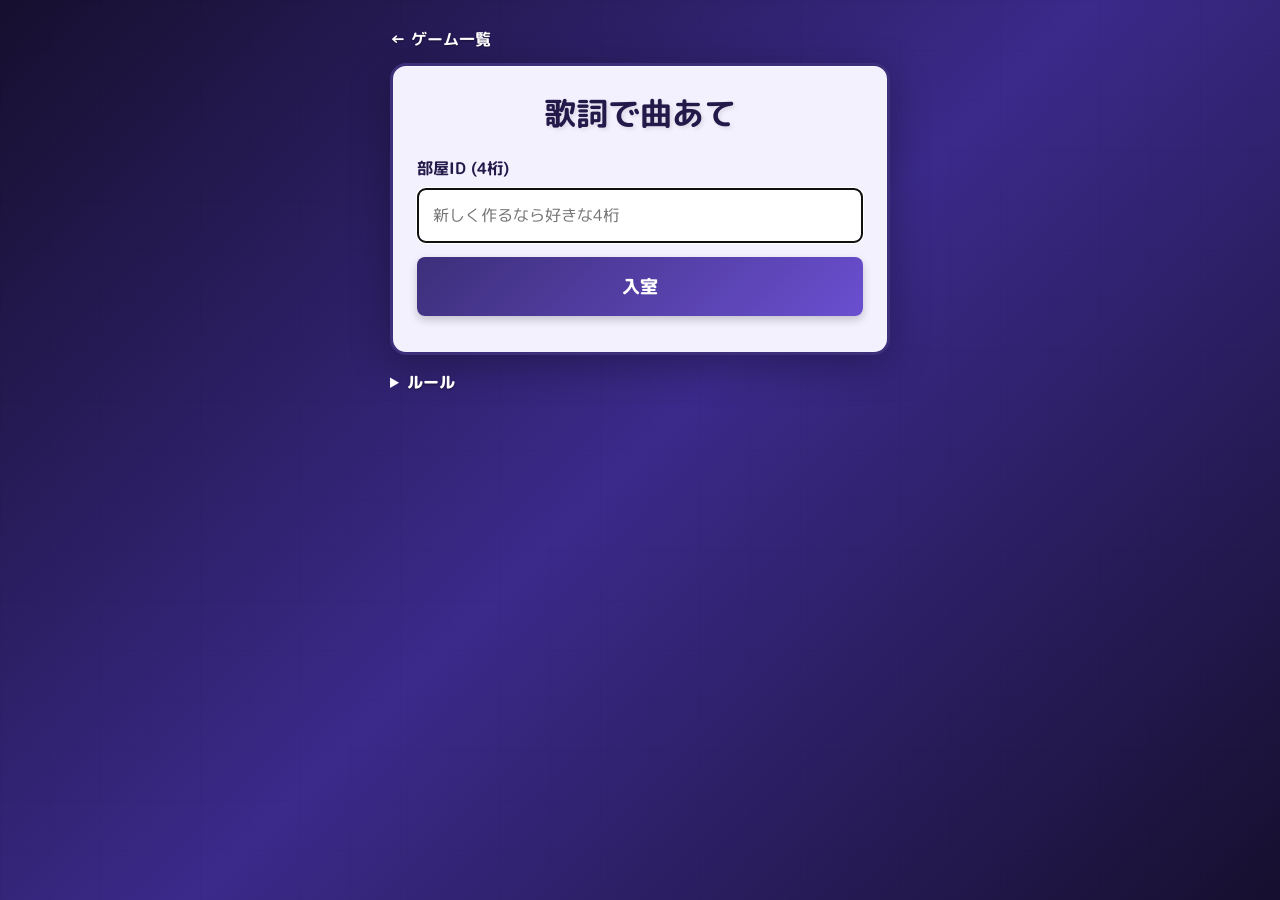
<file: uta-ate.html>
<!doctype html>
<html lang="ja">
<head>
<meta charset="utf-8">
<meta name="viewport" content="width=device-width, initial-scale=1">
<link rel="manifest" href="manifest.json">
<link rel="icon" href="icons/favicon-32.png" sizes="32x32">
<link rel="apple-touch-icon" href="icons/apple-touch-icon.png">
<meta name="theme-color" content="#f6f3ea">
<meta name="apple-mobile-web-app-capable" content="yes">
<meta name="mobile-web-app-capable" content="yes">
<meta name="apple-mobile-web-app-title" content="ゲーム部屋">
<title>歌詞で曲あて</title>
<link rel="stylesheet" href="https://fonts.googleapis.com/css2?family=M+PLUS+Rounded+1c:wght@400;700;800;900&display=swap">
<link rel="stylesheet" href="room.css">
<style>
  /* クイズ番組のスタジオ。早押しボタンは大きく赤く */
  :root {
    --bg1: #160f2e; --bg2: #3b2a8a; --card: #f4f1ff; --edge: #3d2f7a; --ink: #241a4a;
    --accent: linear-gradient(135deg, #3d2f7a 0%, #6a4fd0 100%); --sub-btn: #d9d2f5; --big: linear-gradient(135deg, #6a4fd0, #241a4a);
  }
  .lyrics { display: grid; gap: 6px; margin: 12px 0; }
  .lyrics p { font-size: 20px; font-weight: 800; line-height: 1.5; padding: 8px 12px; border-radius: 8px; background: #fff; border: 2px solid var(--sub-btn); }
  .lyrics p.new { animation: pop .35s ease-out; }
  .lyrics p.hidden { color: transparent; background: repeating-linear-gradient(90deg, #e6e0fb 0 14px, #fff 14px 20px); }
  .lyrics p.dim { opacity: .4; }
  @keyframes pop { from { opacity: 0; transform: translateY(6px); } }
  .buzz {
    display: block; width: min(210px, 64vw); aspect-ratio: 1; margin: 18px auto 10px; border-radius: 50%;
    border: 0; cursor: pointer; font: 900 30px 'M PLUS Rounded 1c', sans-serif; color: #fff;
    background: radial-gradient(circle at 40% 32%, #ff8da1, #ff3b5c 45%, #b3122f);
    box-shadow: 0 12px 0 #7a0c20, 0 18px 30px rgba(0,0,0,.35); transition: transform .06s, box-shadow .06s;
    -webkit-tap-highlight-color: transparent;
  }
  .buzz:active:not(:disabled) { transform: translateY(10px); box-shadow: 0 2px 0 #7a0c20, 0 6px 12px rgba(0,0,0,.35); }
  .buzz:disabled { filter: grayscale(.85) brightness(.75); }
  .who { text-align: center; font-size: 22px; font-weight: 900; color: #c2185b; margin: 10px 0; }
  .say { text-align: center; font-size: 26px; font-weight: 900; margin: 8px 0; }
  .ok { color: #2e7d32; } .ng { color: #c62828; }
  .score { font-weight: 900; }
  .player-item.buzzed { background: #ffe082; border-color: #ffb300; }
  .player-item.out { opacity: .45; text-decoration: line-through; }
  .q-item { display: flex; gap: 8px; align-items: center; background: #fff; border: 2px solid var(--sub-btn); border-radius: 8px; padding: 10px 12px; margin-bottom: 8px; }
  .q-item span { flex: 1; }
  .q-item button { padding: 6px 10px; border-radius: 6px; border: 2px solid var(--edge); background: #fff; font-weight: 800; cursor: pointer; }
</style>
</head>
<body>
<a class="home" href="index.html">← ゲーム一覧</a>
<div id="app"></div>
<details class="rules">
  <summary>ルール</summary>
  <ul>
    <li>最初に部屋IDを入れた人がホストで、出題する人になる。ほかの人は答える人。何人でもいい。</li>
    <li>出題する人が、曲名と歌詞を書いておく。答えは出題する人にしか見えない。</li>
    <li>歌詞が1行ずつ出てくる。分かったら早押しボタン(PCならスペースキーでも押せる)。一番早く押した人が答えを打つ。</li>
    <li>出題する人が正解か判定する。出てる行が少ないうちに当てるほど高い点(1行目なら5点、2行目4点…最低1点)。</li>
    <li>まちがえたら、その問題はもう押せない(お手つき)。歌詞の続きが出て、ほかの人の番になる。</li>
  </ul>
</details>
<script src="room.js"></script>
<script>
const KEY = 'koko-uta-ate-v1';
const esc = Room.esc;
const norm = s => String(s).normalize('NFKC').toLowerCase().replace(/[\s・、。!！?？「」『』()（）\-ー~〜]/g, '')
  .replace(/[ァ-ヶ]/g, c => String.fromCharCode(c.charCodeAt(0) - 0x60));
const linesOf = q => (q?.lyrics || '').split('\n').map(s => s.trim()).filter(Boolean);

function newState() {
  let qs = []; try { qs = JSON.parse(localStorage.getItem(KEY)) || []; } catch (e) {}
  return { phase: 'lobby', qs, qi: -1, shown: 0, buzz: null, out: [], last: null, scores: {}, auto: 0, nextAt: 0 };
}
const host = () => Room.players()[0]?.id;
const saveQs = S => { try { localStorage.setItem(KEY, JSON.stringify(S.qs)); } catch (e) {} };

function showMore(S) { const L = linesOf(S.qs[S.qi]); if (S.shown < L.length) S.shown++; S.nextAt = Date.now() + S.auto * 1000; }
function nextQ(S) {
  S.qi++; S.buzz = null; S.out = []; S.last = null;
  if (S.qi >= S.qs.length) { S.qi = S.qs.length - 1; S.phase = 'end'; return; }
  S.shown = 1; S.phase = 'play'; S.nextAt = Date.now() + S.auto * 1000;
}

function onAction(S, pid, a) {
  const isHost = pid === host();
  if (isHost) {
    if (a.t === 'toSetup' && S.phase !== 'play' && S.phase !== 'answering') S.phase = 'setup';
    if (a.t === 'saveq' && S.phase === 'setup') {
      const q = { title: String(a.q.title || '').trim(), artist: String(a.q.artist || '').trim(), alt: String(a.q.alt || '').trim(), lyrics: String(a.q.lyrics || '').trim() };
      if (!q.title || !q.lyrics) return;
      if (a.i >= 0 && S.qs[a.i]) S.qs[a.i] = q; else S.qs.push(q);
      saveQs(S);
    }
    if (a.t === 'delq' && S.phase === 'setup') { S.qs.splice(a.i, 1); saveQs(S); }
    if (a.t === 'auto') S.auto = a.n;
    if (a.t === 'start' && S.phase === 'setup' && S.qs.length && Room.players().length > 1) {
      S.scores = {}; Room.players().slice(1).forEach(p => S.scores[p.id] = 0); S.qi = -1; nextQ(S);
    }
    if (a.t === 'more' && S.phase === 'play') showMore(S);
    if (a.t === 'tick' && S.phase === 'play' && S.auto && Date.now() >= S.nextAt) showMore(S);
    if (a.t === 'reveal' && (S.phase === 'play' || S.phase === 'answering')) { S.buzz = null; S.phase = 'reveal'; S.shown = linesOf(S.qs[S.qi]).length; }
    if (a.t === 'judge' && S.phase === 'answering') {
      const name = Room.players().find(p => p.id === S.buzz)?.name || '?';
      const text = S.last && S.last.id === S.buzz ? S.last.text : '(口で答えた)';
      if (a.ok) {
        const pts = Math.max(1, 6 - S.shown);
        S.scores[S.buzz] = (S.scores[S.buzz] || 0) + pts;
        S.last = { id: S.buzz, name, text, ok: true, pts };
        S.buzz = null; S.phase = 'reveal'; S.shown = linesOf(S.qs[S.qi]).length;
      } else {
        S.last = { id: S.buzz, name, text, ok: false };
        S.out.push(S.buzz); S.buzz = null; S.phase = 'play'; showMore(S);
        const guests = Room.players().slice(1).filter(p => p.online);
        if (guests.every(p => S.out.includes(p.id))) { S.phase = 'reveal'; S.shown = linesOf(S.qs[S.qi]).length; }
      }
    }
    if (a.t === 'next' && S.phase === 'reveal') nextQ(S);
    return;
  }
  if (a.t === 'buzz' && S.phase === 'play' && !S.buzz && !S.out.includes(pid)) { S.buzz = pid; S.phase = 'answering'; S.last = null; }
  if (a.t === 'answer' && S.phase === 'answering' && S.buzz === pid && !(S.last && S.last.id === pid)) {
    S.last = { id: pid, name: Room.players().find(p => p.id === pid)?.name, text: String(a.text || '').slice(0, 60), ok: null };
  }
}

// 答える人には、答えとまだ出してない歌詞を送らない
function view(S, pid) {
  const q = S.qs[S.qi], L = linesOf(q);
  const v = { phase: S.phase, qi: S.qi, total: S.qs.length, lines: L.slice(0, S.shown), lineCount: L.length,
    buzz: S.buzz, out: S.out, last: S.last, scores: S.scores, auto: S.auto };
  if (S.phase === 'reveal' || S.phase === 'end') v.answer = q ? { title: q.title, artist: q.artist } : null;
  if (pid === host()) { v.qs = S.qs; v.q = q; v.allLines = L; v.shown = S.shown; v.nextAt = S.nextAt; }
  return v;
}

let seen = 0, seenQ = -1, editing = null;
function render(v) {
  const app = document.getElementById('app');
  const isHost = v.me === v.hostId;
  if (v.qi !== seenQ) { seen = 0; seenQ = v.qi; }
  let h = `<div class="screen"><h1>歌詞で曲あて</h1>`;
  if (v.phase === 'lobby') {
    h += `<div class="info-box">部屋ID: <strong>${esc(v.roomId)}</strong>　友達にこの番号を教えて</div>` + Room.playersList(v) +
      (isHost ? `<button class="btn-primary" data-a="toSetup">問題を作る</button><p class="note">あなたが出題する人。答える人が1人以上いれば始められる。</p>`
        : `<div class="wait-message">出題する人が準備するのを待ってる…</div>`);
  } else if (v.phase === 'setup') {
    if (!isHost) h += `<div class="wait-message">出題する人が問題を作ってる、少し待ってね</div>` + Room.playersList(v);
    else h += setupView(v);
  } else if (v.phase === 'end') {
    h += `<div class="result-message">結果発表</div>` + ranking(v, true) +
      (isHost ? `<button class="btn-primary" data-a="toSetup">問題を作り直す</button>` : `<div class="wait-message">おつかれさま</div>`);
  } else {
    h += `<h2>第${v.qi + 1}問 / ${v.total}問</h2>`;
    if (isHost) {
      h += `<div class="info-box">答え: <strong>${esc(v.q.title)}</strong>${v.q.artist ? '(' + esc(v.q.artist) + ')' : ''}</div>` +
        `<div class="lyrics">${v.allLines.map((t, i) => `<p class="${i < v.shown ? '' : 'dim'}">${esc(t)}</p>`).join('')}</div>`;
    } else {
      h += `<div class="lyrics">${v.lines.map((t, i) => `<p class="${i >= seen ? 'new' : ''}">${esc(t)}</p>`).join('')}` +
        Array.from({ length: v.lineCount - v.lines.length }, () => `<p class="hidden">.</p>`).join('') + `</div>`;
      seen = v.lines.length;
    }
    const buzzName = v.buzz ? Room.who(v, v.buzz) : '';
    if (v.phase === 'play') {
      if (v.last && v.last.ok === false) h += `<p class="say ng">${esc(v.last.name)}「${esc(v.last.text)}」は不正解</p>`;
      if (isHost) h += `<div class="row2"><button class="btn-secondary" data-a="more" ${v.shown >= v.allLines.length ? 'disabled' : ''}>次の行(${v.shown}/${v.allLines.length})</button><button class="btn-primary" data-a="reveal">答えを出す</button></div>`;
      else { const out = v.out.includes(v.me); h += `<button class="buzz" data-a="buzz" ${out ? 'disabled' : ''}>${out ? 'お手つき' : '押す!'}</button>`; }
    }
    if (v.phase === 'answering') {
      const sent = v.last && v.last.id === v.buzz;
      h += `<p class="who">${v.buzz === v.me ? 'あなたが一番! 答えを入れて' : buzzName + 'が押した!'}</p>`;
      if (v.buzz === v.me && !sent) h += `<input type="text" id="g-ans" placeholder="曲名" autocomplete="off"><button class="btn-primary" data-a="answer">答える</button>`;
      if (sent) h += `<p class="say">「${esc(v.last.text)}」</p>`;
      if (isHost) {
        if (sent) {
          const ok = [v.q.title, ...(v.q.alt || '').split(/[,、]/)].some(a => a.trim() && norm(a) === norm(v.last.text));
          h += `<p class="note" style="text-align:center;margin-bottom:10px">${ok ? '答えと一致してる' : '答えと完全には一致してない。言い方の違いなら正解にしていい'}</p>`;
        } else h += `<p class="note" style="text-align:center;margin-bottom:10px">答えを入力中…(口で言ってもらってもいい)</p>`;
        h += `<div class="row2"><button class="btn-primary" data-judge="1">正解</button><button class="btn-danger" data-judge="0">不正解</button></div>`;
      } else if (v.buzz !== v.me) h += `<div class="wait-message" style="padding:10px">判定を待ってる…</div>`;
    }
    if (v.phase === 'reveal') {
      if (v.last && v.last.ok) h += `<p class="say ok">${esc(v.last.name)} 正解! +${v.last.pts}点</p>`;
      h += `<div class="big-card"><div class="label">答え</div><div class="word">${esc(v.answer.title)}</div>${v.answer.artist ? `<div class="label">${esc(v.answer.artist)}</div>` : ''}</div>`;
      h += isHost ? `<button class="btn-primary" data-a="next">${v.qi + 1 < v.total ? '次の問題へ' : '結果発表'}</button>` : `<div class="wait-message" style="padding:10px">次の問題を待ってる…</div>`;
    }
    h += ranking(v, false);
  }
  app.innerHTML = h + `</div>`;
}

function ranking(v, final) {
  const list = v.players.slice(1).map(p => ({ ...p, s: v.scores?.[p.id] ?? 0 })).sort((a, b) => b.s - a.s);
  return `<h2 style="margin-top:16px">${final ? '順位' : '点数'}</h2>` + list.map((p, i) =>
    `<div class="player-item ${p.id === v.buzz ? 'buzzed' : v.out?.includes(p.id) ? 'out' : ''}"><div>${final ? (i + 1) + '位 ' : ''}<span class="player-icon">${p.icon}</span>${esc(p.name)}${p.id === v.me ? '<span class="host-badge" style="background:#cde">自分</span>' : ''}${p.online ? '' : '<small>(切断中)</small>'}</div><div class="score">${p.s}点</div></div>`).join('');
}

function setupView(v) {
  let h = `<h2>問題(${v.qs.length}問)</h2>` + v.qs.map((q, i) =>
    `<div class="q-item"><span>${i + 1}. ${esc(q.title)}${q.artist ? ' / ' + esc(q.artist) : ''} <small class="note">(${linesOf(q).length}行)</small></span><button data-edit="${i}">直す</button><button data-delq="${i}">消す</button></div>`).join('');
  if (editing) {
    h += `<div class="info-box" style="background:#fff">` +
      `<label>曲名(答え)</label><input type="text" id="q-title" data-keep="no" value="${esc(editing.title)}">` +
      `<label>歌手・アーティスト(なくてもいい)</label><input type="text" id="q-artist" data-keep="no" value="${esc(editing.artist)}">` +
      `<label>ほかの正解(なくてもいい。カンマ区切り)</label><input type="text" id="q-alt" data-keep="no" value="${esc(editing.alt)}" placeholder="略し方、英語名など">` +
      `<label>歌詞(1行ずつ出る。分かりにくい行から順に書くと盛り上がる)</label><textarea id="q-lyrics" data-keep="no">${esc(editing.lyrics)}</textarea>` +
      `<div class="row2"><button class="btn-primary" data-a="saveq">保存</button><button class="btn-secondary" data-a="cancelq">やめる</button></div></div>`;
  } else h += `<button class="btn-secondary" data-a="newq">+ 問題を作る</button>`;
  h += `<label style="margin-top:10px">歌詞を自動で出す間隔</label><div class="chips">` +
    [0, 5, 8, 12].map(n => `<button class="chip ${v.auto === n ? 'on' : ''}" data-auto="${n}">${n ? n + '秒' : '手動'}</button>`).join('') + `</div>`;
  const guests = v.players.length - 1;
  h += `<button class="btn-primary" data-a="start" ${v.qs.length && guests ? '' : 'disabled'}>ゲーム開始</button>` +
    `<p class="note">${!v.qs.length ? '問題を1つ以上作って' : !guests ? '答える人が入るのを待ってる' : `${v.qs.length}問、答える人${guests}人で始める`}。問題はこのブラウザにだけ保存される。</p>` +
    `<div style="margin-top:14px">${Room.playersList(v)}</div>`;
  return h;
}

// 問題を書いてる途中は、画面を描き直しても中身を残す
function grabEditor() {
  if (!editing || !document.getElementById('q-title')) return;
  editing = { ...editing, title: document.getElementById('q-title').value, artist: document.getElementById('q-artist').value,
    alt: document.getElementById('q-alt').value, lyrics: document.getElementById('q-lyrics').value };
}
const renderKeep = v => { grabEditor(); render(v); };

document.getElementById('app').addEventListener('click', e => {
  const t = e.target.closest('[data-a],[data-judge],[data-auto],[data-edit],[data-delq]'); if (!t) return;
  const d = t.dataset;
  if (d.judge) return Room.act({ t: 'judge', ok: d.judge === '1' });
  if (d.auto) return Room.act({ t: 'auto', n: +d.auto });
  if (d.edit !== undefined) { editing = { i: +d.edit, ...Room.view().qs[+d.edit] }; return renderKeep(Room.view()); }
  if (d.delq !== undefined) { if (confirm('この問題を消す?')) Room.act({ t: 'delq', i: +d.delq }); return; }
  if (d.a === 'newq') { editing = { i: -1, title: '', artist: '', alt: '', lyrics: '' }; return renderKeep(Room.view()); }
  if (d.a === 'cancelq') { editing = null; return renderKeep(Room.view()); }
  if (d.a === 'saveq') {
    grabEditor();
    if (!editing.title.trim() || !editing.lyrics.trim()) return alert('曲名と歌詞を入れて');
    const { i, ...q } = editing; editing = null;
    return Room.act({ t: 'saveq', i, q });
  }
  if (d.a === 'answer') { const v = document.getElementById('g-ans').value.trim(); if (v) Room.act({ t: 'answer', text: v }); return; }
  Room.act({ t: d.a });
});
document.getElementById('app').addEventListener('keydown', e => {
  if (e.key === 'Enter' && e.target.id === 'g-ans') document.querySelector('[data-a=answer]')?.click();
});
document.addEventListener('keydown', e => {
  if (e.code === 'Space' && !/INPUT|TEXTAREA/.test(document.activeElement?.tagName)) {
    const b = document.querySelector('.buzz'); if (b && !b.disabled) { e.preventDefault(); b.click(); }
  }
});
setInterval(() => {
  const v = Room.view();
  if (Room.isHost && v?.phase === 'play' && v.auto && v.shown < v.allLines.length && Date.now() >= v.nextAt) Room.act({ t: 'tick' });
}, 300);

Room.init({
  game: 'uta', title: '歌詞で曲あて', max: 16,
  newState, onAction, view, render: renderKeep,
  onLeave: (S, pid) => { if (S.buzz === pid) { S.buzz = null; S.phase = 'play'; } },
  onBack: S => { S.phase = 'lobby'; S.buzz = null; },
});
</script>
</body>
</html>
</file>
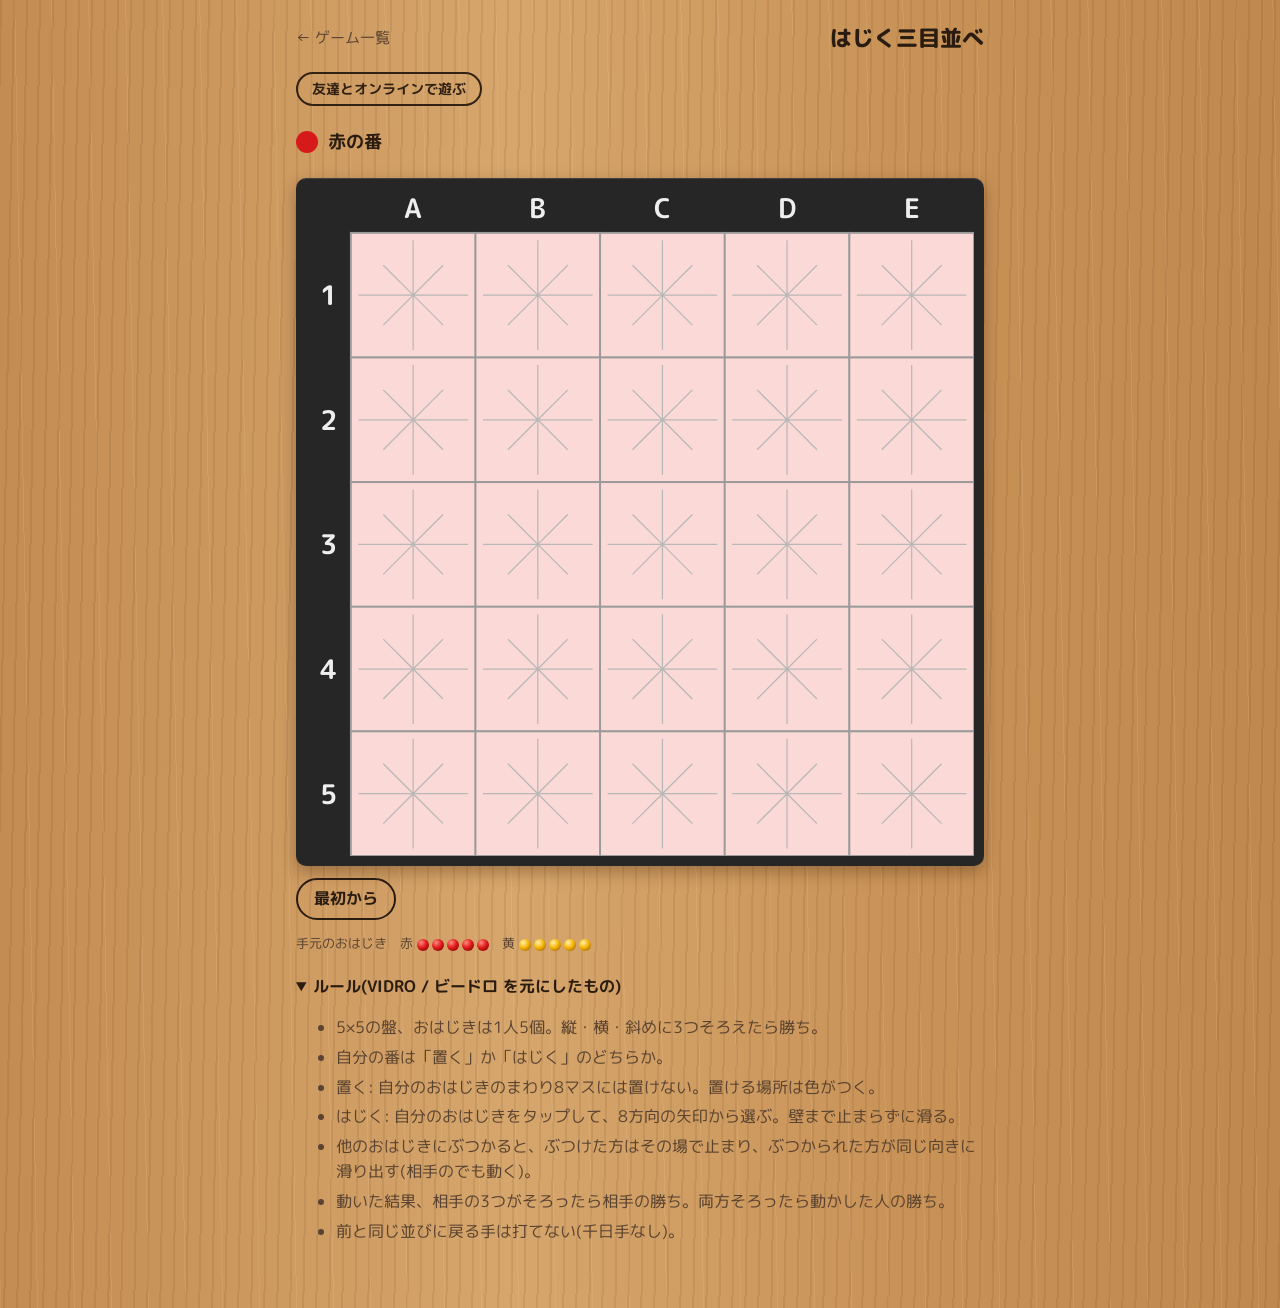
<file: vidro.html>
<!doctype html>
<html lang="ja">
<head>
<meta charset="utf-8">
<meta name="viewport" content="width=device-width, initial-scale=1">
<link rel="manifest" href="manifest.json">
<link rel="icon" href="icons/favicon-32.png" sizes="32x32">
<link rel="apple-touch-icon" href="icons/apple-touch-icon.png">
<meta name="theme-color" content="#f6f3ea">
<meta name="apple-mobile-web-app-capable" content="yes">
<meta name="mobile-web-app-capable" content="yes">
<meta name="apple-mobile-web-app-title" content="ゲーム部屋">
<title>はじく三目並べ</title>
<link rel="stylesheet" href="style.css">
<style>
  /* 木の机・黒い枠・白い盤・ガラスのおはじき */
  :root, :root:not([data-theme="light"]) {
    --ink: #2a1c10; --sub: #5a4330; --p1: #d61a1a; --p2: #f0a800; --line: #7a5a3a;
  }
  body {
    background-color: #c8955c;
    background-image:
      repeating-linear-gradient(91deg, rgba(90,50,15,.10) 0 2px, transparent 2px 13px),
      repeating-linear-gradient(89deg, rgba(255,235,200,.10) 0 1px, transparent 1px 37px),
      linear-gradient(90deg, #c38c52, #d6a66c 40%, #c99358 70%, #bf884e);
  }
  .frame {
    background: #262626; border-radius: 10px; padding: 10px;
    box-shadow: 0 6px 16px rgba(60,30,5,.35), inset 0 1px 0 rgba(255,255,255,.12);
  }
  .frame svg { display: block; width: 100%; height: auto; touch-action: manipulation; user-select: none; }
  .arrow { fill: #222; cursor: pointer; }
  .hand { display: inline-flex; gap: 3px; vertical-align: middle; margin-left: 4px; }
  .hand i { width: 12px; height: 12px; border-radius: 50%; display: inline-block; }
</style>
</head>
<body>
<div class="wrap">
  <div class="top"><a href="index.html">← ゲーム一覧</a><h1>はじく三目並べ</h1></div>
  <p class="turn" id="turn"></p>
  <div class="frame"><svg id="svg" viewBox="-36 -36 536 536"></svg></div>
  <div class="bar"><button class="btn" id="reset">最初から</button></div>
  <p class="note" id="info"></p>
  <details class="rules" open>
    <summary>ルール(VIDRO / ビードロ を元にしたもの)</summary>
    <ul>
      <li>5×5の盤、おはじきは1人5個。縦・横・斜めに3つそろえたら勝ち。</li>
      <li>自分の番は「置く」か「はじく」のどちらか。</li>
      <li>置く: 自分のおはじきのまわり8マスには置けない。置ける場所は色がつく。</li>
      <li>はじく: 自分のおはじきをタップして、8方向の矢印から選ぶ。壁まで止まらずに滑る。</li>
      <li>他のおはじきにぶつかると、ぶつけた方はその場で止まり、ぶつかられた方が同じ向きに滑り出す(相手のでも動く)。</li>
      <li>動いた結果、相手の3つがそろったら相手の勝ち。両方そろったら動かした人の勝ち。</li>
      <li>前と同じ並びに戻る手は打てない(千日手なし)。</li>
    </ul>
  </details>
</div>
<script src="online.js"></script>
<script>
const N = 5, CELL = 100, PIECES = 5;
const svg = document.getElementById('svg');
const NAME = ['赤', '黄'];
const DIRS = [[-1,-1],[-1,0],[-1,1],[0,-1],[0,1],[1,-1],[1,0],[1,1]];
let board, hand, player, winner, sel, seen;

function reset() {
  board = Array(N * N).fill(-1); hand = [PIECES, PIECES]; player = 0; winner = null; sel = null;
  seen = new Set([key(board)]);
  draw();
}
const key = b => b.join('');
const inside = (r, c) => r >= 0 && r < N && c >= 0 && c < N;

function canPlace(b, p, i) {
  if (b[i] !== -1) return false;
  const r = Math.floor(i / N), c = i % N;
  for (const [dr, dc] of DIRS) {
    const nr = r + dr, nc = c + dc;
    if (inside(nr, nc) && b[nr * N + nc] === p) return false;
  }
  return true;
}

// はじいた結果の盤面を返す。何も動かなければ null
function flick(b, i, dr, dc) {
  const nb = b.slice();
  let r = Math.floor(i / N), c = i % N, moved = false;
  for (;;) {
    const nr = r + dr, nc = c + dc;
    if (!inside(nr, nc)) break;
    const j = nr * N + nc;
    if (nb[j] === -1) { nb[j] = nb[r * N + c]; nb[r * N + c] = -1; moved = true; }
    r = nr; c = nc;   // 空きなら自分が進む、埋まってればぶつかった相手が次に動く
  }
  return moved ? nb : null;
}

function hasLine(b, p) {
  for (let r = 0; r < N; r++) for (let c = 0; c < N; c++)
    for (const [dr, dc] of [[0,1],[1,0],[1,1],[1,-1]]) {
      let ok = true;
      for (let k = 0; k < 3; k++) {
        const nr = r + dr * k, nc = c + dc * k;
        if (!inside(nr, nc) || b[nr * N + nc] !== p) { ok = false; break; }
      }
      if (ok) return true;
    }
  return false;
}

// p が打てる手をすべて列挙
function actions(p) {
  const out = [];
  if (hand[p] > 0) for (let i = 0; i < N * N; i++) if (canPlace(board, p, i)) {
    const nb = board.slice(); nb[i] = p; out.push({ type: 'place', i, nb });
  }
  for (let i = 0; i < N * N; i++) if (board[i] === p)
    for (const [dr, dc] of DIRS) {
      const nb = flick(board, i, dr, dc);
      if (nb && !seen.has(key(nb))) out.push({ type: 'flick', i, dr, dc, nb });
    }
  return out;
}

function apply(a) {
  board = a.nb; seen.add(key(board)); sel = null;
  if (a.type === 'place') hand[player]--;
  const me = hasLine(board, player), them = hasLine(board, 1 - player);
  if (me) winner = player; else if (them) winner = 1 - player;
  else {
    player = 1 - player;
    if (actions(player).length === 0) player = 1 - player; // 打てる手がなければパス
  }
  draw();
}

function reach(p) {
  const save = player; player = p;
  const r = actions(p).some(a => hasLine(a.nb, p));
  player = save; return r;
}

const DEFS = `<defs>
  <radialGradient id="g0" cx=".35" cy=".3" r=".75">
    <stop offset="0" stop-color="#ff8a80"/><stop offset=".35" stop-color="#e01b1b"/><stop offset=".8" stop-color="#9c0505"/><stop offset="1" stop-color="#6a0000"/>
  </radialGradient>
  <radialGradient id="g1" cx=".35" cy=".3" r=".75">
    <stop offset="0" stop-color="#fff1a8"/><stop offset=".35" stop-color="#f7b60a"/><stop offset=".8" stop-color="#c97a00"/><stop offset="1" stop-color="#8a4f00"/>
  </radialGradient>
  <radialGradient id="shade" cx=".5" cy=".5" r=".5">
    <stop offset="0" stop-color="#000" stop-opacity=".28"/><stop offset="1" stop-color="#000" stop-opacity="0"/>
  </radialGradient>
</defs>`;

// マスの中のキラッとした線
function star(cx, cy) {
  let d = '';
  for (let k = 0; k < 8; k++) {
    const a = k * Math.PI / 4, len = k % 2 ? 34 : 44;
    d += `M${cx} ${cy}L${(cx + Math.cos(a) * len).toFixed(1)} ${(cy + Math.sin(a) * len).toFixed(1)}`;
  }
  return `<path d="${d}" stroke="#b8b8b8" stroke-width="1" fill="none"/>`;
}

function marble(cx, cy, p, big) {
  const r = big ? 33 : 30;
  return `<ellipse cx="${cx + 4}" cy="${cy + 8}" rx="${r}" ry="${r * 0.8}" fill="url(#shade)"/>
    <circle cx="${cx}" cy="${cy}" r="${r}" fill="url(#g${p})"/>
    <ellipse cx="${cx - r * 0.35}" cy="${cy - r * 0.42}" rx="${r * 0.32}" ry="${r * 0.2}" fill="#fff" opacity=".75" transform="rotate(-30 ${cx - r * 0.35} ${cy - r * 0.42})"/>
    <circle cx="${cx + r * 0.3}" cy="${cy + r * 0.35}" r="${r * 0.18}" fill="#fff" opacity=".18"/>`;
}

function draw() {
  const acts = winner === null ? actions(player) : [];
  let s = DEFS + `<rect x="-36" y="-36" width="536" height="536" fill="#262626"/>`;
  'ABCDE'.split('').forEach((ch, k) => s += `<text x="${k * CELL + 50}" y="-12" fill="#eee" font-size="22" font-weight="700" text-anchor="middle">${ch}</text>`);
  for (let k = 0; k < N; k++) s += `<text x="-18" y="${k * CELL + 58}" fill="#eee" font-size="22" font-weight="700" text-anchor="middle">${k + 1}</text>`;
  s += `<rect x="0" y="0" width="500" height="500" fill="#f6f6f3"/>`;
  for (let i = 0; i < N * N; i++) {
    const x = (i % N) * CELL, y = Math.floor(i / N) * CELL;
    const placeable = sel === null && acts.some(a => a.type === 'place' && a.i === i);
    s += `<rect x="${x}" y="${y}" width="${CELL}" height="${CELL}" fill="${placeable ? (player ? '#fcefc8' : '#fbd9d6') : '#f6f6f3'}"
      stroke="#9a9a9a" stroke-width="1.5" data-i="${i}" style="cursor:pointer"/>`;
    s += `<g pointer-events="none">${star(x + 50, y + 50)}</g>`;
  }
  for (let i = 0; i < N * N; i++) if (board[i] !== -1) {
    const x = (i % N) * CELL, y = Math.floor(i / N) * CELL;
    s += `<g data-i="${i}" style="cursor:pointer">${marble(x + 50, y + 50, board[i], sel === i)}
      <circle cx="${x + 50}" cy="${y + 50}" r="34" fill="transparent" data-i="${i}" ${sel === i ? 'stroke="#222" stroke-width="3" stroke-dasharray="6 5"' : ''}/></g>`;
  }
  if (sel !== null) {
    const cx = (sel % N) * CELL + 50, cy = Math.floor(sel / N) * CELL + 50;
    for (const a of acts) if (a.type === 'flick' && a.i === sel) {
      const ang = Math.atan2(a.dr, a.dc), ax = cx + Math.cos(ang) * 52, ay = cy + Math.sin(ang) * 52;
      s += `<g transform="translate(${ax},${ay}) rotate(${ang * 180 / Math.PI})">
        <circle r="17" fill="#fff" stroke="#222" stroke-width="2" data-d="${a.dr},${a.dc}" style="cursor:pointer"/>
        <path class="arrow" d="M-9,-9 L9,0 L-9,9 Z" data-d="${a.dr},${a.dc}"/></g>`;
    }
  }
  svg.innerHTML = s;
  Online.sync();
  const t = document.getElementById('turn');
  const who = winner ?? player;
  t.className = 'turn' + (winner !== null ? ' win' : '');
  let msg = winner !== null ? `${NAME[winner]}の勝ち` : `${NAME[player]}の番`;
  if (winner === null) { const r = [0, 1].filter(reach); if (r.length) msg += `　リーチ: ${r.map(p => NAME[p]).join('・')}`; }
  t.innerHTML = `<span class="dot ${who ? 'p2' : 'p1'}"></span>${msg}`;
  const dots = (p) => {
    const g = p ? '#fff1a8,#f7b60a 45%,#8a4f00' : '#ff8a80,#e01b1b 45%,#6a0000';
    return `<span class="hand">${`<i style="background:radial-gradient(circle at 35% 30%,${g})"></i>`.repeat(hand[p])}</span>`;
  };
  document.getElementById('info').innerHTML = `手元のおはじき　赤${dots(0)}　黄${dots(1)}`;
}

svg.addEventListener('click', e => {
  if (winner !== null || !Online.canAct()) return;
  const d = e.target.dataset;
  if (d.d) {
    const [dr, dc] = d.d.split(',').map(Number);
    const a = actions(player).find(a => a.type === 'flick' && a.i === sel && a.dr === dr && a.dc === dc);
    if (a) apply(a);
    return;
  }
  if (d.i === undefined) return;
  const i = +d.i;
  if (board[i] === player) { sel = sel === i ? null : i; draw(); return; }
  if (sel !== null) { sel = null; draw(); return; }
  const a = actions(player).find(a => a.type === 'place' && a.i === i);
  if (a) apply(a);
});
document.getElementById('reset').onclick = reset;
Online.init({ game: 'vidro', names: NAME,
  getState: () => ({ board, hand, player, winner, seen: [...seen] }),
  setState: s => { ({ board, hand, player, winner } = s); seen = new Set(s.seen); sel = null; draw(); },
  turn: () => winner === null ? player : null });
reset();
</script>
</body>
</html>
</file>
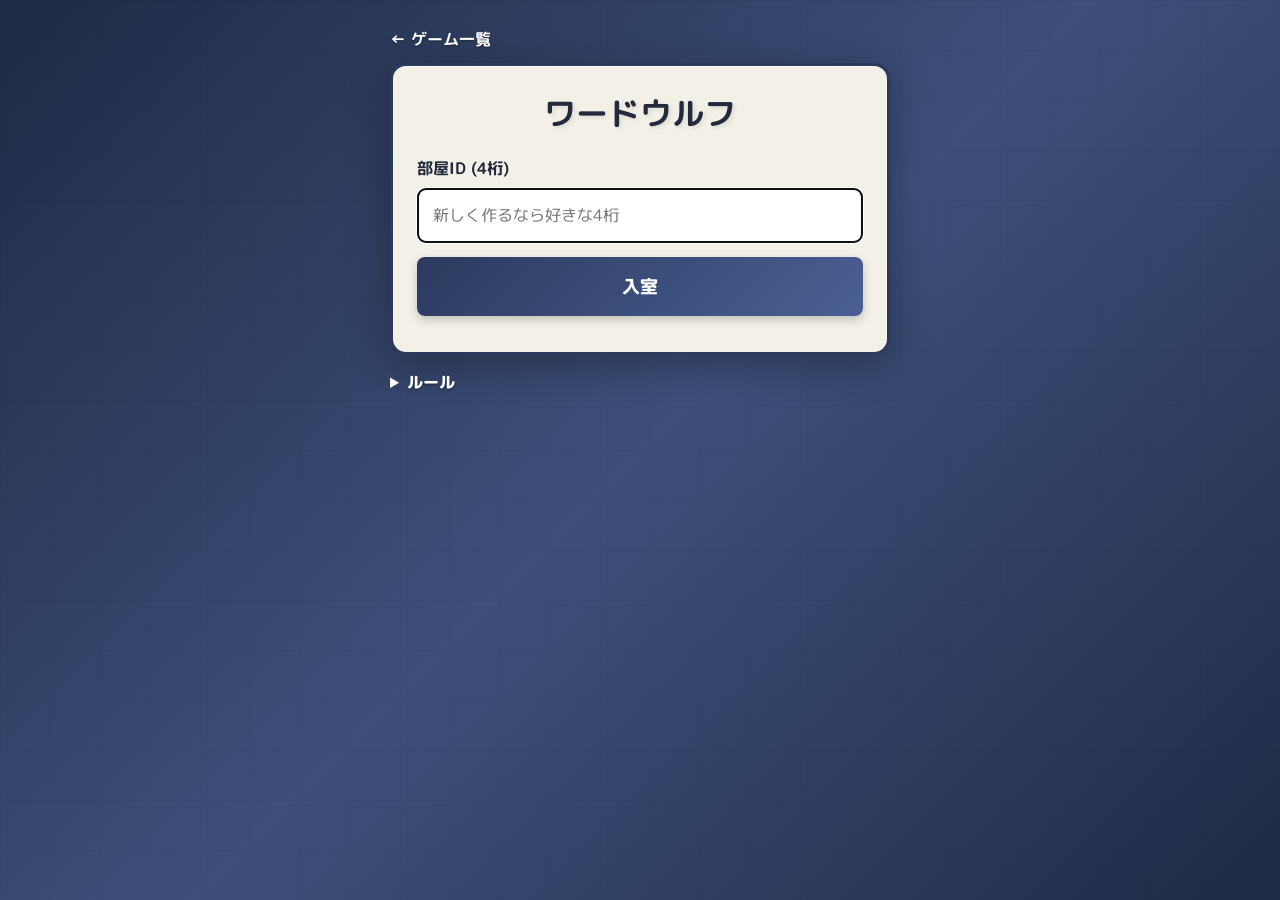
<file: wordwolf.html>
<!doctype html>
<html lang="ja">
<head>
<meta charset="utf-8">
<meta name="viewport" content="width=device-width, initial-scale=1">
<link rel="manifest" href="manifest.json">
<link rel="icon" href="icons/favicon-32.png" sizes="32x32">
<link rel="apple-touch-icon" href="icons/apple-touch-icon.png">
<meta name="theme-color" content="#f6f3ea">
<meta name="apple-mobile-web-app-capable" content="yes">
<meta name="mobile-web-app-capable" content="yes">
<meta name="apple-mobile-web-app-title" content="ゲーム部屋">
<title>ワードウルフ</title>
<link rel="stylesheet" href="https://fonts.googleapis.com/css2?family=M+PLUS+Rounded+1c:wght@400;700;800;900&display=swap">
<link rel="stylesheet" href="room.css">
<style>
  /* 夜の森。カードは月明かりの紙 */
  :root {
    --bg1: #1f2a44; --bg2: #3d4f7a; --card: #f3f1e7; --edge: #2c3a5e; --ink: #232a3d;
    --accent: linear-gradient(135deg, #2c3a5e 0%, #4a5f94 100%); --sub-btn: #c9cfe0; --big: linear-gradient(135deg, #4a5f94 0%, #1f2a44 100%);
  }
  .timer { text-align: center; font-size: 44px; font-weight: 900; font-variant-numeric: tabular-nums; margin: 6px 0; }
  .timer.low { color: #c62828; }
  .role { display: inline-block; padding: 2px 8px; border-radius: 4px; font-size: 12px; font-weight: 800; color: #fff; margin-left: 6px; }
  .role.citizen { background: #4a7bd0; } .role.wolf { background: #c62828; } .role.fox { background: #e08a1e; } .role.gm { background: #777; }
  .votes { font-size: 13px; color: #666; }
  .win { color: #2e7d32; } .lose { color: #c62828; }
</style>
</head>
<body>
<a class="home" href="index.html">← ゲーム一覧</a>
<div id="app"></div>
<details class="rules">
  <summary>ルール</summary>
  <ul>
    <li>3人以上で遊ぶ。最初に部屋IDを入れた人がホストになる。</li>
    <li>みんなにお題(言葉)が1つずつ配られる。ほとんどの人は同じお題だけど、少数派の「ウルフ」だけ少しちがうお題になってる。</li>
    <li>自分がウルフかどうかは、自分でも分からない。お題について話しながら、誰がちがうお題か探す。</li>
    <li>話し合いのあと、全員で「ウルフだと思う人」に投票する。一番票が多い人が追放される。同じ票なら、その人たちの中でもう一度投票する。</li>
    <li>ウルフを追放できたら市民の勝ち。ただしウルフは最後に市民のお題を当てられたら逆転勝ち。ウルフ以外を追放したらウルフの勝ち。</li>
    <li>キツネ(人数が多いときに入れられる): お題が配られない。分かってるふりをして、最後まで追放されなければキツネも勝ち。キツネが追放されたらウルフの勝ち。</li>
    <li>お題は「おまかせ」で用意したものから選ぶか、「自分たちで決める」でお題係が書く。お題係は答えを知ってるので、その回は進行役になって参加しない。</li>
  </ul>
</details>
<script src="room.js"></script>
<script>
// 市民のお題とウルフのお題。どっちが多数派になるかは毎回ランダム
const PAIRS = [
  ['りんご', 'みかん'], ['海', 'プール'], ['犬', '猫'], ['ラーメン', 'うどん'], ['夏', '冬'], ['電車', 'バス'],
  ['映画館', 'カラオケ'], ['コーヒー', '紅茶'], ['スマホ', 'パソコン'], ['遊園地', '動物園'], ['誕生日', 'クリスマス'],
  ['お寿司', '焼肉'], ['サッカー', 'バスケ'], ['図書館', '本屋'], ['雪', '雨'], ['朝ごはん', '晩ごはん'],
  ['先生', 'お医者さん'], ['ピアノ', 'ギター'], ['カレー', 'シチュー'], ['富士山', '東京タワー'], ['お風呂', 'シャワー'],
  ['チョコ', 'アイス'], ['修学旅行', '遠足'], ['ハンバーガー', 'ピザ'], ['新幹線', '飛行機'], ['コンビニ', 'スーパー'],
  ['YouTube', 'テレビ'], ['ペンギン', 'パンダ'], ['花火', 'お祭り'], ['枕', '布団'], ['イヤホン', 'スピーカー'],
  ['体育祭', '文化祭'], ['ケーキ', 'プリン'], ['宿題', 'テスト'], ['自転車', 'スケボー'], ['水族館', '博物館'],
  ['卵焼き', '目玉焼き'], ['ゲームセンター', 'ボウリング'], ['お正月', 'お盆'], ['たこ焼き', 'お好み焼き'],
];
const ROLE_NAME = { citizen: '市民', wolf: 'ウルフ', fox: 'キツネ', gm: '進行役' };
const esc = Room.esc;
const norm = s => String(s).normalize('NFKC').toLowerCase().replace(/[\s・、。!！?？「」]/g, '')
  .replace(/[ァ-ヶ]/g, c => String.fromCharCode(c.charCodeAt(0) - 0x60));

const newState = () => ({
  phase: 'lobby', mode: 'auto', wolves: 1, fox: null, minutes: 3, writer: null,
  words: null, roles: {}, endsAt: 0, votes: {}, candidates: null, runoff: false,
  executed: null, guess: '', guessOk: null, winner: null, foxWin: false, round: 0,
});

// ホストの中だけで使う、今の参加者
let PL = () => Room.players();
const participants = S => Object.keys(S.roles).filter(id => S.roles[id] !== 'gm');

function deal(S) {
  const ids = PL().map(p => p.id).filter(id => id !== (S.mode === 'custom' ? S.writer : null));
  const shuffled = ids.sort(() => Math.random() - .5);
  S.roles = {};
  if (S.mode === 'custom') S.roles[S.writer] = 'gm';
  shuffled.forEach((id, i) => S.roles[id] = i < S.wolves ? 'wolf' : (S.fox && i === S.wolves) ? 'fox' : 'citizen');
  S.votes = {}; S.candidates = null; S.runoff = false; S.executed = null; S.guess = ''; S.guessOk = null; S.winner = null; S.foxWin = false;
  S.endsAt = Date.now() + S.minutes * 60000; S.phase = 'talk'; S.round++;
}

function tally(S) {
  const vs = participants(S);
  if (!vs.every(id => S.votes[id] || !PL().find(p => p.id === id)?.online)) return;
  const count = {};
  Object.values(S.votes).forEach(t => count[t] = (count[t] || 0) + 1);
  const max = Math.max(...Object.values(count));
  const top = Object.keys(count).filter(k => count[k] === max);
  S.lastCount = count;
  if (top.length > 1 && !S.runoff) { S.candidates = top; S.runoff = true; S.votes = {}; return; }
  S.executed = top.length === 1 ? top[0] : null;
  const role = S.roles[S.executed];
  if (role === 'wolf') { S.phase = 'guess'; return; }
  finish(S, 'wolf');
}
function finish(S, winner) {
  S.winner = winner;
  S.foxWin = Object.values(S.roles).includes('fox') && S.roles[S.executed] !== 'fox';
  S.phase = 'result';
}

function onAction(S, pid, a) {
  const host = pid === PL()[0]?.id;
  if (a.t === 'tick' && host && S.phase === 'talk' && Date.now() >= S.endsAt) { S.phase = 'vote'; }
  if (host && a.t === 'toSetup' && PL().length >= 3) { S.phase = 'setup'; if (S.fox === null) S.fox = PL().length >= 6; }
  if (host && a.t === 'set' && S.phase === 'setup') {
    for (const k of ['mode', 'wolves', 'fox', 'minutes', 'writer']) if (k in a) S[k] = a[k];
  }
  if (host && a.t === 'start' && S.phase === 'setup') {
    const n = PL().length - (S.mode === 'custom' ? 1 : 0);
    if (n < 3 || n - S.wolves - (S.fox ? 1 : 0) <= S.wolves) return;
    if (S.mode === 'auto') {
      const [x, y] = PAIRS[Math.floor(Math.random() * PAIRS.length)];
      S.words = Math.random() < .5 ? { citizen: x, wolf: y } : { citizen: y, wolf: x };
      deal(S);
    } else { if (!S.writer || !PL().some(p => p.id === S.writer)) S.writer = pid; S.phase = 'writing'; }
  }
  if (a.t === 'words' && S.phase === 'writing' && pid === S.writer) {
    const c = String(a.citizen || '').trim().slice(0, 20), w = String(a.wolf || '').trim().slice(0, 20);
    if (!c || !w || c === w) return;
    S.words = { citizen: c, wolf: w }; deal(S);
  }
  if (host && a.t === 'toVote' && S.phase === 'talk') S.phase = 'vote';
  if (a.t === 'more' && host && S.phase === 'talk') S.endsAt += 60000;
  if (a.t === 'vote' && S.phase === 'vote' && S.roles[pid] && S.roles[pid] !== 'gm' && !S.votes[pid] && a.target !== pid && S.roles[a.target] && S.roles[a.target] !== 'gm') {
    if (S.candidates && !S.candidates.includes(a.target)) return;
    S.votes[pid] = a.target; tally(S);
  }
  if (host && a.t === 'closeVote' && S.phase === 'vote' && Object.keys(S.votes).length) {
    participants(S).forEach(id => { if (!S.votes[id]) S.votes[id] = '__skip'; });
    const real = Object.fromEntries(Object.entries(S.votes).filter(([, t]) => t !== '__skip'));
    S.votes = real;
    const save = PL; PL = () => save().map(p => ({ ...p, online: false })); tally(S); PL = save;
  }
  if (a.t === 'guess' && S.phase === 'guess' && pid === S.executed && !S.guess) S.guess = String(a.text || '').trim().slice(0, 20);
  if (host && a.t === 'judge' && S.phase === 'guess' && S.guess) { S.guessOk = !!a.ok; finish(S, a.ok ? 'wolf' : 'citizen'); }
  if (host && a.t === 'again' && S.phase === 'result') S.phase = 'setup';
}

// その人に見せていい分だけ
function view(S, pid) {
  const v = { phase: S.phase, mode: S.mode, wolves: S.wolves, fox: S.fox, minutes: S.minutes, writer: S.writer, round: S.round,
    left: Math.max(0, S.endsAt - Date.now()), candidates: S.candidates, runoff: S.runoff,
    voted: Object.keys(S.votes), myVote: S.votes[pid] || null, participants: participants(S),
    executed: S.executed, guess: S.guess, guessOk: S.guessOk, myRole: S.roles[pid] || null };
  if (S.roles[pid] === 'citizen') v.myWord = S.words.citizen;
  if (S.roles[pid] === 'wolf') v.myWord = S.words.wolf;
  if (S.roles[pid] === 'gm') v.words = S.words;
  if (S.phase === 'guess' && S.roles[pid] === 'gm') v.words = S.words;
  if (S.phase === 'guess' && pid === PL()[0]?.id) v.citizenWord = S.words.citizen; // ホストが判定するため
  if (S.phase === 'result') { v.words = S.words; v.roles = S.roles; v.votes = S.votes; v.count = S.lastCount; v.winner = S.winner; v.foxWin = S.foxWin; }
  return v;
}

let localEnd = 0;
function render(v) {
  const app = document.getElementById('app');
  const isHost = v.me === v.hostId, n = v.players.length;
  let h = `<div class="screen"><h1>ワードウルフ</h1>`;
  if (v.phase === 'lobby') {
    h += `<div class="info-box">部屋ID: <strong>${esc(v.roomId)}</strong>　友達にこの番号を教えて</div>` + Room.playersList(v) +
      (isHost ? `<button class="btn-primary" data-a="toSetup" ${n >= 3 ? '' : 'disabled'}>ゲーム設定へ</button>${n < 3 ? '<p class="note">3人以上必要</p>' : ''}`
        : `<div class="wait-message">ホストが始めるのを待ってる…</div>`);
  } else if (v.phase === 'setup') {
    if (!isHost) h += `<div class="wait-message">ホストが設定中、少し待ってね</div>` + Room.playersList(v);
    else {
      const play = n - (v.mode === 'custom' ? 1 : 0);
      const citizens = play - v.wolves - (v.fox ? 1 : 0);
      const ok = play >= 3 && citizens > v.wolves;
      h += `<label>お題</label><div class="chips">` +
        `<button class="chip ${v.mode === 'auto' ? 'on' : ''}" data-set='{"mode":"auto"}'>おまかせ</button>` +
        `<button class="chip ${v.mode === 'custom' ? 'on' : ''}" data-set='{"mode":"custom"}'>自分たちで決める</button></div>`;
      if (v.mode === 'custom') {
        h += `<label>お題係(お題を書いて、進行役になる人)</label><div class="chips">` +
          v.players.map(p => `<button class="chip ${(v.writer || v.hostId) === p.id ? 'on' : ''}" data-set='{"writer":"${p.id}"}'>${p.icon}${esc(p.name)}</button>`).join('') + `</div>`;
      }
      h += `<label>ウルフの人数</label><div class="chips">` + [1, 2].map(k => `<button class="chip ${v.wolves === k ? 'on' : ''}" data-set='{"wolves":${k}}'>${k}人</button>`).join('') + `</div>` +
        `<label>キツネ</label><div class="chips">` + [[false, 'なし'], [true, 'あり']].map(([k, t]) => `<button class="chip ${!!v.fox === k ? 'on' : ''}" data-set='{"fox":${k}}'>${t}</button>`).join('') + `</div>` +
        `<label>話し合いの時間</label><div class="chips">` + [2, 3, 4, 5].map(k => `<button class="chip ${v.minutes === k ? 'on' : ''}" data-set='{"minutes":${k}}'>${k}分</button>`).join('') + `</div>` +
        `<div class="info-box">参加${play}人: 市民${Math.max(0, citizens)}・ウルフ${v.wolves}${v.fox ? '・キツネ1' : ''}${v.mode === 'custom' ? '・進行役1' : ''}` +
        (ok ? '' : `<br><b>人数が足りない。市民がウルフより多くないとだめ</b>`) + `</div>` +
        `<button class="btn-primary" data-a="start" ${ok ? '' : 'disabled'}>ゲーム開始</button>`;
    }
  } else if (v.phase === 'writing') {
    if (v.me === v.writer) {
      h += `<h2>お題を決めて</h2><p class="note" style="margin-bottom:12px">似てるけど少しちがう2つの言葉にすると盛り上がる。あなたは進行役になって、今回は参加しない。</p>` +
        `<label>多数派(市民)のお題</label><input type="text" id="w-c" maxlength="20" placeholder="例: りんご">` +
        `<label>少数派(ウルフ)のお題</label><input type="text" id="w-w" maxlength="20" placeholder="例: なし">` +
        `<button class="btn-primary" data-a="words">これで配る</button>`;
    } else h += `<div class="wait-message">${Room.who(v, v.writer)}がお題を考えてる…</div>`;
  } else if (v.phase === 'talk' || v.phase === 'vote' || v.phase === 'guess') {
    h += myCard(v);
    if (v.phase === 'talk') {
      localEnd = Date.now() + v.left;
      h += `<div class="timer" id="timer"></div><div class="info-box">お題について話して、ちがうお題の人を探す。言葉そのものは言わないこと。</div>` +
        (isHost ? `<div class="row2"><button class="btn-secondary" data-a="more">1分のばす</button><button class="btn-primary" data-a="toVote">投票へ</button></div>` : '');
    }
    if (v.phase === 'vote') {
      const canVote = v.participants.includes(v.me);
      h += `<h2>${v.runoff ? '同じ票だったので、もう一度投票' : 'ウルフだと思う人に投票'}(${v.voted.length}/${v.participants.length})</h2>`;
      if (canVote && !v.myVote) {
        h += v.players.filter(p => v.participants.includes(p.id) && p.id !== v.me && (!v.candidates || v.candidates.includes(p.id)))
          .map(p => `<div class="player-item" data-vote="${p.id}" style="cursor:pointer"><div><span class="player-icon">${p.icon}</span>${esc(p.name)}</div><div>投票する</div></div>`).join('');
      } else h += `<div class="wait-message">${canVote ? `${Room.who(v, v.myVote)}に投票した。` : ''}みんなの投票を待ってる…</div>`;
      if (isHost && v.voted.length) h += `<button class="btn-secondary" data-a="closeVote">投票してない人がいても締め切る</button>`;
    }
    if (v.phase === 'guess') {
      h += `<div class="result-message" style="font-size:28px">${Room.who(v, v.executed)}が追放された</div>`;
      if (v.me === v.executed) {
        h += v.guess ? `<div class="wait-message">「${esc(v.guess)}」と答えた。判定を待ってる…</div>`
          : `<div class="info-box">あなたはウルフだった。市民のお題を当てれば逆転勝ち!</div><input type="text" id="g-t" maxlength="20" placeholder="市民のお題は?"><button class="btn-primary" data-a="guess">答える</button>`;
      } else h += `<div class="wait-message">ウルフだった! 市民のお題を当てたら逆転…</div>`;
      if (isHost && v.guess) {
        const auto = norm(v.guess) === norm(v.citizenWord);
        h += `<div class="info-box">答え「${esc(v.guess)}」/ 市民のお題「${esc(v.citizenWord)}」<br>${auto ? '一致してる' : '完全には一致してない。言い方の違いなら正解にしていい'}</div>` +
          `<div class="row2"><button class="btn-primary" data-judge="1">正解</button><button class="btn-danger" data-judge="0">不正解</button></div>`;
      }
    }
  } else if (v.phase === 'result') {
    const myRole = v.roles[v.me];
    const iWin = myRole === 'gm' ? null : myRole === 'fox' ? v.foxWin : myRole === v.winner;
    h += `<div class="result-message ${v.winner === 'citizen' ? '' : 'lose'}">${v.winner === 'citizen' ? '市民の勝ち' : 'ウルフの勝ち'}</div>` +
      (v.foxWin ? `<p style="text-align:center;font-weight:800;color:#e08a1e;margin-top:-10px">キツネも勝ち</p>` : '') +
      (iWin !== null ? `<p style="text-align:center;font-weight:800" class="${iWin ? 'win' : 'lose'}">あなたは${iWin ? '勝ち' : '負け'}</p>` : '') +
      `<div class="info-box">市民のお題: <strong>${esc(v.words.citizen)}</strong><br>ウルフのお題: <strong>${esc(v.words.wolf)}</strong>` +
      (v.executed ? `<br>追放: ${Room.who(v, v.executed)}` : '<br>同じ票のままで、誰も追放されなかった') +
      (v.guess ? `<br>ウルフの答え: 「${esc(v.guess)}」→ ${v.guessOk ? '正解(逆転)' : '不正解'}` : '') + `</div>` +
      `<h2>みんなの役</h2>` + v.players.filter(p => v.roles[p.id]).map(p => {
        const r = v.roles[p.id], got = v.count?.[p.id] || 0;
        return `<div class="player-item"><div><span class="player-icon">${p.icon}</span>${esc(p.name)}<span class="role ${r}">${ROLE_NAME[r]}</span></div>` +
          `<div class="votes">${r === 'gm' ? '' : got + '票'}${v.votes[p.id] ? ' → ' + Room.who(v, v.votes[p.id]) : ''}</div></div>`;
      }).join('') +
      (isHost ? `<button class="btn-primary" data-a="again" style="margin-top:8px">もう一回(設定へ)</button>` : `<div class="wait-message">ホストが次を始めるのを待ってる…</div>`);
  }
  app.innerHTML = h + `</div>`;
  tickTimer();
}

function myCard(v) {
  if (v.myRole === 'gm') return `<div class="big-card"><div class="label">あなたは進行役</div><div class="word" style="font-size:22px">市民「${esc(v.words.citizen)}」<br>ウルフ「${esc(v.words.wolf)}」</div></div>`;
  if (v.myRole === 'fox') return `<div class="big-card" style="background:linear-gradient(135deg,#e08a1e,#9a5208)"><div class="label">あなたは</div><div class="word">🦊 キツネ</div><div class="label" style="margin-top:6px">お題はない。話を合わせて、追放されないように</div></div>`;
  if (!v.myWord) return `<div class="wait-message">このゲームには参加してない。次のゲームを待ってて</div>`;
  return `<div class="big-card"><div class="label">あなたのお題</div><div class="word">${esc(v.myWord)}</div></div>`;
}

function tickTimer() {
  const el = document.getElementById('timer'); if (!el) return;
  const s = Math.max(0, Math.ceil((localEnd - Date.now()) / 1000));
  el.textContent = `${Math.floor(s / 60)}:${String(s % 60).padStart(2, '0')}`;
  el.classList.toggle('low', s <= 30);
}
setInterval(() => {
  tickTimer();
  const v = Room.view();
  if (Room.isHost && v?.phase === 'talk' && Date.now() >= localEnd) Room.act({ t: 'tick' });
}, 500);

document.getElementById('app').addEventListener('click', e => {
  const t = e.target.closest('[data-a],[data-set],[data-vote],[data-judge]'); if (!t) return;
  const d = t.dataset;
  if (d.set) return Room.act({ t: 'set', ...JSON.parse(d.set) });
  if (d.vote) { if (confirm('この人に投票する?')) Room.act({ t: 'vote', target: d.vote }); return; }
  if (d.judge) return Room.act({ t: 'judge', ok: d.judge === '1' });
  if (d.a === 'words') return Room.act({ t: 'words', citizen: document.getElementById('w-c').value, wolf: document.getElementById('w-w').value });
  if (d.a === 'guess') return Room.act({ t: 'guess', text: document.getElementById('g-t').value });
  Room.act({ t: d.a });
});

Room.init({
  game: 'wordwolf', title: 'ワードウルフ', max: 12,
  newState, onAction, view, render,
  canJoin: S => ['lobby', 'setup', 'result'].includes(S.phase),
  onLeave: (S, pid) => { delete S.votes[pid]; if (S.phase === 'vote') tally(S); },
  onBack: S => { S.phase = 'lobby'; },
});
</script>
</body>
</html>
</file>
<file: style.css>
@import url('https://fonts.googleapis.com/css2?family=M+PLUS+Rounded+1c:wght@400;700;800&display=swap');

:root {
  --table: #d9e0e8;
  --board: #faf7f0;
  --line: #b9c2cc;
  --ink: #1f2937;
  --sub: #5b6573;
  --p1: #e4572e;
  --p2: #2f6fde;
  --gray: #9aa3ae;
  --ok: #2e9e6a;
}
@media (prefers-color-scheme: dark) {
  :root:not([data-theme="light"]) {
    --table: #1b222c;
    --board: #2a323e;
    --line: #475264;
    --ink: #e8edf3;
    --sub: #a3adba;
    --gray: #7c8795;
  }
}

* { box-sizing: border-box; }
html, body { margin: 0; }
html { -webkit-text-size-adjust: 100%; touch-action: manipulation; }
body {
  background: var(--table);
  color: var(--ink);
  font-family: 'M PLUS Rounded 1c', system-ui, sans-serif;
  line-height: 1.6;
  -webkit-tap-highlight-color: transparent;
}
a { color: inherit; }
button { font: inherit; color: inherit; }
:focus-visible { outline: 3px solid var(--p2); outline-offset: 2px; }

.wrap { max-width: 720px; margin: 0 auto; padding: 16px 16px 48px; }

/* ゲーム画面 */
.top { display: flex; align-items: center; justify-content: space-between; gap: 12px; margin-bottom: 12px; }
.top a { text-decoration: none; color: var(--sub); font-size: 15px; padding: 10px 12px 10px 0; }
.top h1 { font-size: 22px; font-weight: 800; margin: 0; }

.turn {
  display: flex; align-items: center; gap: 10px;
  min-height: 48px; margin: 0 0 12px;
  font-weight: 700; font-size: 18px;
}
.dot { width: 22px; height: 22px; border-radius: 50%; flex: none; }
.dot.p1 { background: var(--p1); }
.dot.p2 { background: var(--p2); }
.turn.win { color: var(--ok); }

.board-box {
  background: var(--board);
  border-radius: 14px;
  padding: 12px;
  box-shadow: 0 2px 0 var(--line);
}
.board-box svg { display: block; width: 100%; height: auto; touch-action: manipulation; user-select: none; }

.bar { display: flex; flex-wrap: wrap; gap: 8px; margin-top: 12px; align-items: center; }
.btn {
  border: 2px solid var(--ink); background: transparent;
  border-radius: 999px; padding: 6px 16px; cursor: pointer; font-weight: 700;
}
.btn.on { background: var(--ink); color: var(--board); }
.btn:disabled { opacity: .35; cursor: default; }

details.rules { margin-top: 20px; color: var(--sub); }
details.rules summary { cursor: pointer; font-weight: 700; color: var(--ink); }
details.rules li { margin: 4px 0; }
.note { font-size: 13px; color: var(--sub); }

@media (prefers-reduced-motion: reduce) {
  * { transition: none !important; animation: none !important; }
}
</file>
<file: room.css>
/* 大人数ゲーム用。ito と同じ作り(真ん中にカード1枚、大きいボタン、アイコン付きの参加者) */
/* 色は各ゲームで --bg1 --bg2 --card --edge --ink --accent を決める */
* { margin: 0; padding: 0; box-sizing: border-box; }
html { -webkit-text-size-adjust: 100%; touch-action: manipulation; }
body {
  font-family: 'M PLUS Rounded 1c', sans-serif;
  background:
    linear-gradient(90deg, rgba(0,0,0,.03) 1px, transparent 1px) 0 0 / 50px 50px,
    linear-gradient(rgba(0,0,0,.03) 1px, transparent 1px) 0 0 / 50px 50px,
    linear-gradient(135deg, var(--bg1) 0%, var(--bg2) 50%, var(--bg1) 100%);
  background-color: var(--bg1);
  min-height: 100vh;
  padding: 20px 16px 40px;
  color: var(--ink);
}
.home { display: block; max-width: 500px; margin: 0 auto 4px; padding: 8px 0; color: #fff; text-decoration: none; font-weight: 700; text-shadow: 0 1px 2px rgba(0,0,0,.4); }
.screen {
  background: var(--card); border-radius: 16px; padding: 24px;
  max-width: 500px; margin: 0 auto;
  box-shadow: 0 10px 40px rgba(0,0,0,.3), inset 0 1px 0 rgba(255,255,255,.3);
  border: 3px solid var(--edge);
}
h1 { font-size: 32px; margin-bottom: 20px; text-align: center; color: var(--ink); text-shadow: 2px 2px 4px rgba(0,0,0,.1); }
h2 { font-size: 18px; margin: 4px 0 14px; color: var(--ink); }
input, textarea, select {
  width: 100%; padding: 14px; font: inherit; font-size: 16px; color: #222;
  border: 2px solid var(--edge); border-radius: 8px; margin-bottom: 14px; background: #fff;
}
textarea { min-height: 120px; resize: vertical; line-height: 1.6; }
label { display: block; margin-bottom: 8px; font-weight: 700; }
button { font: inherit; }
.btn-primary, .btn-secondary, .btn-danger {
  width: 100%; padding: 16px; font-size: 18px; font-weight: 800; border: none; border-radius: 8px;
  cursor: pointer; margin-bottom: 12px; transition: transform .1s;
}
.btn-primary { background: var(--accent); color: #fff; box-shadow: 0 4px 8px rgba(0,0,0,.2); }
.btn-secondary { background: var(--sub-btn); color: var(--ink); }
.btn-danger { background: #d32f2f; color: #fff; }
.btn-primary:active, .btn-secondary:active, .btn-danger:active { transform: scale(.98); }
button:disabled { opacity: .45; cursor: not-allowed; }
.row2 { display: grid; grid-template-columns: 1fr 1fr; gap: 10px; }
.chips { display: flex; flex-wrap: wrap; gap: 8px; margin-bottom: 14px; }
.chip { padding: 10px 14px; border-radius: 999px; border: 2px solid var(--edge); background: #fff; color: #333; font-weight: 700; cursor: pointer; }
.chip.on { background: var(--accent); color: #fff; border-color: var(--accent); }
.player-item {
  background: #fff; color: #333; padding: 14px 16px; border-radius: 8px; margin-bottom: 10px;
  border: 2px solid var(--sub-btn); display: flex; justify-content: space-between; align-items: center;
}
.player-item[data-kick] { cursor: pointer; }
.player-item.sel { border-color: var(--accent); background: #fff8e1; }
.player-item.dim { opacity: .5; }
.player-icon { font-size: 24px; margin-right: 8px; }
.host-badge { background: #ffd700; color: #333; padding: 3px 8px; border-radius: 4px; font-size: 12px; margin-left: 8px; }
.info-box {
  background: rgba(255,255,255,.55); border-left: 4px solid var(--edge); padding: 12px; margin: 14px 0;
  border-radius: 4px; font-size: 14px; line-height: 1.6;
}
.wait-message { text-align: center; padding: 30px 16px; font-size: 18px; line-height: 1.6; }
.big-card {
  background: var(--big); color: #fff; padding: 28px 20px; border-radius: 12px; text-align: center;
  margin: 18px 0; box-shadow: 0 6px 16px rgba(0,0,0,.3);
}
.big-card .label { font-size: 14px; opacity: .9; }
.big-card .word { font-size: 40px; font-weight: 900; margin-top: 6px; word-break: break-all; }
.result-message { text-align: center; font-size: 44px; margin: 20px 0; font-weight: 900; text-shadow: 3px 3px 6px rgba(0,0,0,.15); }
/* スマホでカードに重ならないように、固定せずカードのすぐ下に並べる */
#r-foot { display: flex; gap: 10px; max-width: 500px; margin: 14px auto 0; }
#r-foot:empty { display: none; }
.fixed-back {
  padding: 12px 20px; width: auto;
  background: var(--edge); color: #fff; border: 2px solid rgba(0,0,0,.25); border-radius: 8px;
  cursor: pointer; font-weight: 800; box-shadow: 0 4px 8px rgba(0,0,0,.3);
}
details.rules { max-width: 500px; margin: 16px auto 0; color: #fff; text-shadow: 0 1px 2px rgba(0,0,0,.5); }
details.rules summary { cursor: pointer; font-weight: 800; }
details.rules li { margin: 4px 0 4px 20px; line-height: 1.6; }
.note { font-size: 13px; opacity: .75; }
</file>
